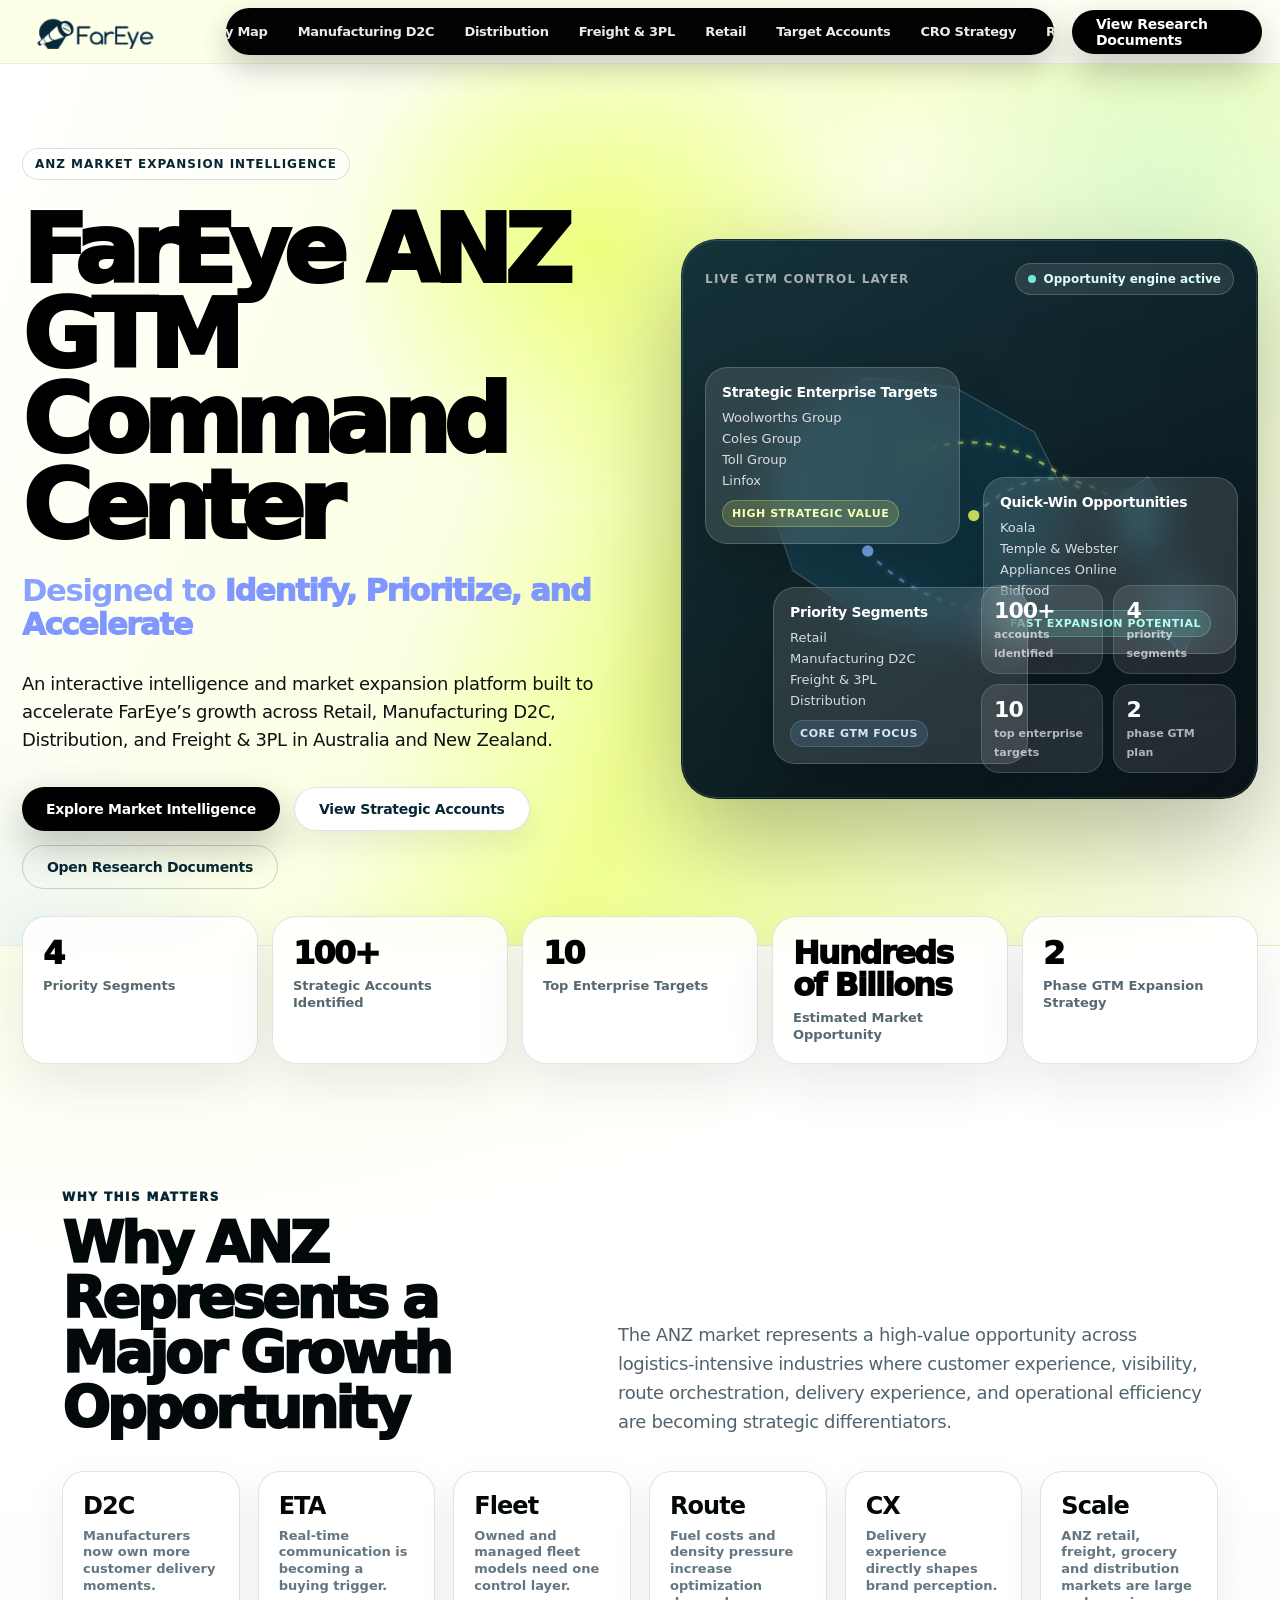
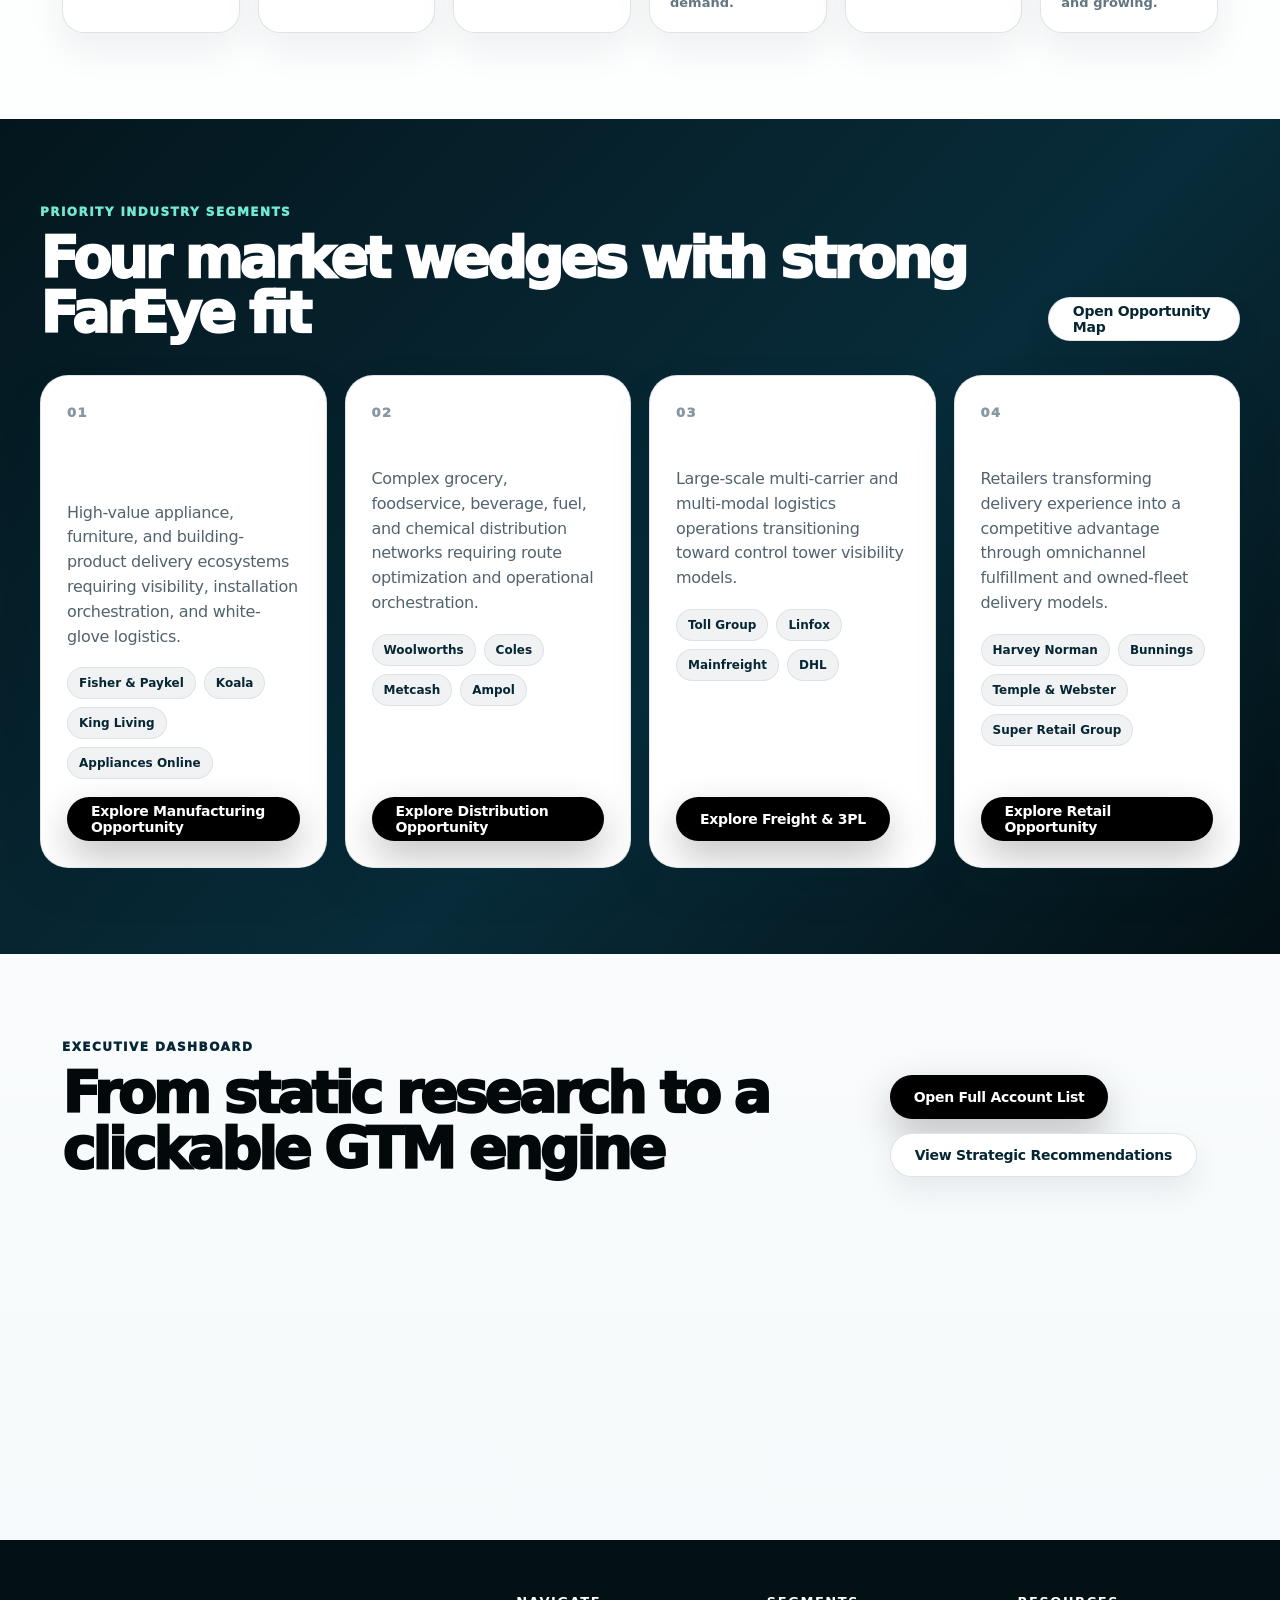
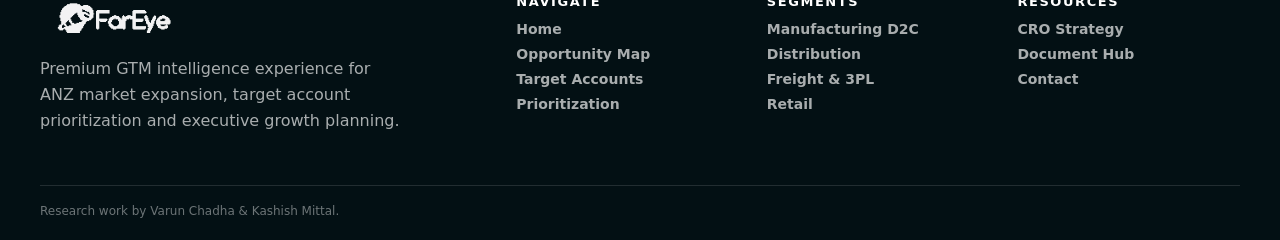
<file: index.html>
<!doctype html>
<html lang="en">
<head>
<title>FarEye ANZ GTM Command Center</title>

<meta charset="utf-8">
<meta name="viewport" content="width=device-width, initial-scale=1">
<meta name="description" content="FarEye ANZ GTM Command Center - interactive market intelligence, target account database and sales expansion dashboard.">
<link rel="icon" href="assets/img/fareye-logo.png">
<link rel="stylesheet" href="assets/css/styles.css">
<script src="assets/js/data.js" defer></script>
<script src="assets/js/app.js" defer></script>
</head>
<body>

<header class="site-header">
  <div class="header-inner">
    <a href="index.html" class="logo-link" aria-label="FarEye ANZ home"><img src="assets/img/fareye-logo.png" alt="FarEye"></a>
    <nav class="nav-pill" aria-label="Primary navigation">
      <a href="index.html">Home</a>
<a href="opportunity-map.html">Opportunity Map</a>
<a href="manufacturing-d2c.html">Manufacturing D2C</a>
<a href="distribution.html">Distribution</a>
<a href="freight-3pl.html">Freight & 3PL</a>
<a href="retail.html">Retail</a>
<a href="target-accounts.html">Target Accounts</a>
<a href="cro-strategy.html">CRO Strategy</a>
<a href="resources.html">Resources</a>
<a href="contact.html">Contact</a>
    </nav>
    <div class="header-actions">
      <a class="header-cta" href="resources.html">View Research Documents</a>
      <button class="menu-toggle" aria-label="Open menu">Menu</button>
    </div>
  </div>
</header>

<main>

<section class="hero" id="home">
  <div class="hero-shell">
    <div>
      <span class="eyebrow">ANZ market expansion intelligence</span>
      <h1 class="hero-title">FarEye ANZ GTM Command Center</h1>
      <p class="hero-kicker">Designed to <strong>Identify, Prioritize, and Accelerate</strong></p>
      <p class="hero-copy">An interactive intelligence and market expansion platform built to accelerate FarEye’s growth across Retail, Manufacturing D2C, Distribution, and Freight &amp; 3PL in Australia and New Zealand.</p>
      <div class="hero-actions">
        <a class="btn primary" href="#segments">Explore Market Intelligence</a>
        <a class="btn secondary" href="target-accounts.html">View Strategic Accounts</a>
        <a class="btn ghost" href="resources.html">Open Research Documents</a>
      </div>
    </div>
    <div class="hero-visual" aria-label="ANZ opportunity visualization">
      <div class="visual-top"><span class="visual-label">Live GTM control layer</span><span class="live-chip"><i></i> Opportunity engine active</span></div>
      <div class="hero-map">
        <svg viewBox="0 0 760 520" fill="none" aria-hidden="true">
          <defs><linearGradient id="hmLand" x1="0" x2="1"><stop stop-color="#173f4d"/><stop offset="1" stop-color="#0c2f3d"/></linearGradient><filter id="hmGlow"><feGaussianBlur stdDeviation="4"/><feMerge><feMergeNode/><feMergeNode in="SourceGraphic"/></feMerge></filter></defs>
          <path d="M132 118 L237 63 L360 77 L472 140 L525 246 L489 369 L373 435 L242 410 L130 336 L91 221 Z" fill="url(#hmLand)" stroke="rgba(255,255,255,.19)" stroke-width="2"/>
          <path d="M590 235 L632 203 L664 257 L644 329 L604 318 Z" fill="url(#hmLand)" stroke="rgba(255,255,255,.19)" stroke-width="2"/>
          <path d="M643 360 L684 332 L712 389 L683 456 L648 417 Z" fill="url(#hmLand)" stroke="rgba(255,255,255,.19)" stroke-width="2"/>
          <path class="route-line" d="M386 258 C464 186 540 188 624 266" stroke="#72ead3" stroke-width="3" opacity=".76" filter="url(#hmGlow)"/>
          <path class="route-line" d="M236 308 C330 416 510 414 676 392" stroke="#7db4ff" stroke-width="3" opacity=".66" filter="url(#hmGlow)"/>
          <path class="route-line" d="M288 180 C376 128 463 162 536 220" stroke="#eaff65" stroke-width="3" opacity=".66" filter="url(#hmGlow)"/>
          <circle class="pulse-dot" cx="386" cy="258" r="8" fill="#eaff65"/><circle class="pulse-dot" cx="624" cy="266" r="8" fill="#72ead3"/><circle class="pulse-dot" cx="236" cy="308" r="8" fill="#7db4ff"/>
        </svg>
      </div>
      <div class="floating-card f-card-1"><h4>Strategic Enterprise Targets</h4><ul><li>Woolworths Group</li><li>Coles Group</li><li>Toll Group</li><li>Linfox</li></ul><span class="badge value">High Strategic Value</span></div>
      <div class="floating-card f-card-2"><h4>Quick-Win Opportunities</h4><ul><li>Koala</li><li>Temple &amp; Webster</li><li>Appliances Online</li><li>Bidfood</li></ul><span class="badge quick">Fast Expansion Potential</span></div>
      <div class="floating-card f-card-3"><h4>Priority Segments</h4><ul><li>Retail</li><li>Manufacturing D2C</li><li>Freight &amp; 3PL</li><li>Distribution</li></ul><span class="badge core">Core GTM Focus</span></div>
      <div class="visual-kpis"><div class="visual-kpi"><strong>100+</strong><span>accounts identified</span></div><div class="visual-kpi"><strong>4</strong><span>priority segments</span></div><div class="visual-kpi"><strong>10</strong><span>top enterprise targets</span></div><div class="visual-kpi"><strong>2</strong><span>phase GTM plan</span></div></div>
    </div>
  </div>
</section>
<section class="kpi-strip" aria-label="Hero KPI strip">
  <div class="kpi-card"><div class="kpi-value" data-count="4">0</div><div class="kpi-label">Priority Segments</div></div>
  <div class="kpi-card"><div class="kpi-value" data-count="100" data-suffix="+">0</div><div class="kpi-label">Strategic Accounts Identified</div></div>
  <div class="kpi-card"><div class="kpi-value" data-count="10">0</div><div class="kpi-label">Top Enterprise Targets</div></div>
  <div class="kpi-card"><div class="kpi-value">Hundreds of Billions</div><div class="kpi-label">Estimated Market Opportunity</div></div>
  <div class="kpi-card"><div class="kpi-value" data-count="2">0</div><div class="kpi-label">Phase GTM Expansion Strategy</div></div>
</section>
<section class="section" id="why">
  <div class="section-head">
    <div><p class="section-label">Why this matters</p><h2 class="section-title">Why ANZ Represents a Major Growth Opportunity</h2></div>
    <p class="section-copy">The ANZ market represents a high-value opportunity across logistics-intensive industries where customer experience, visibility, route orchestration, delivery experience, and operational efficiency are becoming strategic differentiators.</p>
  </div>
  <div class="grid insight-tiles">
    <div class="insight-tile"><strong>D2C</strong><span>Manufacturers now own more customer delivery moments.</span></div>
    <div class="insight-tile"><strong>ETA</strong><span>Real-time communication is becoming a buying trigger.</span></div>
    <div class="insight-tile"><strong>Fleet</strong><span>Owned and managed fleet models need one control layer.</span></div>
    <div class="insight-tile"><strong>Route</strong><span>Fuel costs and density pressure increase optimization demand.</span></div>
    <div class="insight-tile"><strong>CX</strong><span>Delivery experience directly shapes brand perception.</span></div>
    <div class="insight-tile"><strong>Scale</strong><span>ANZ retail, freight, grocery and distribution markets are large and growing.</span></div>
  </div>
</section>
<section class="section dark" id="segments">
  <div class="section-head">
    <div><p class="section-label">Priority industry segments</p><h2 class="section-title">Four market wedges with strong FarEye fit</h2></div>
    <a href="opportunity-map.html" class="btn secondary">Open Opportunity Map</a>
  </div>
  <div class="grid four">
    <article class="card segment-card"><div><span class="segment-number">01</span><h3>Manufacturing D2C</h3><p>High-value appliance, furniture, and building-product delivery ecosystems requiring visibility, installation orchestration, and white-glove logistics.</p><div class="segment-accounts"><span class="pill">Fisher &amp; Paykel</span><span class="pill">Koala</span><span class="pill">King Living</span><span class="pill">Appliances Online</span></div></div><a class="btn primary" href="manufacturing-d2c.html">Explore Manufacturing Opportunity</a></article>
    <article class="card segment-card"><div><span class="segment-number">02</span><h3>Distribution</h3><p>Complex grocery, foodservice, beverage, fuel, and chemical distribution networks requiring route optimization and operational orchestration.</p><div class="segment-accounts"><span class="pill">Woolworths</span><span class="pill">Coles</span><span class="pill">Metcash</span><span class="pill">Ampol</span></div></div><a class="btn primary" href="distribution.html">Explore Distribution Opportunity</a></article>
    <article class="card segment-card"><div><span class="segment-number">03</span><h3>Freight &amp; 3PL</h3><p>Large-scale multi-carrier and multi-modal logistics operations transitioning toward control tower visibility models.</p><div class="segment-accounts"><span class="pill">Toll Group</span><span class="pill">Linfox</span><span class="pill">Mainfreight</span><span class="pill">DHL</span></div></div><a class="btn primary" href="freight-3pl.html">Explore Freight &amp; 3PL</a></article>
    <article class="card segment-card"><div><span class="segment-number">04</span><h3>Retail</h3><p>Retailers transforming delivery experience into a competitive advantage through omnichannel fulfillment and owned-fleet delivery models.</p><div class="segment-accounts"><span class="pill">Harvey Norman</span><span class="pill">Bunnings</span><span class="pill">Temple &amp; Webster</span><span class="pill">Super Retail Group</span></div></div><a class="btn primary" href="retail.html">Explore Retail Opportunity</a></article>
  </div>
</section>
<section class="section">
  <div class="section-head">
    <div><p class="section-label">Executive dashboard</p><h2 class="section-title">From static research to a clickable GTM engine</h2></div>
    <div class="section-actions"><a class="btn primary" href="target-accounts.html">Open Full Account List</a><a class="btn secondary" href="cro-strategy.html">View Strategic Recommendations</a></div>
  </div>
  <div class="grid three">
    <article class="card"><h3>Prioritize accounts</h3><p>Sort by fit score, opportunity type, logistics complexity and operational signals across ANZ accounts.</p></article>
    <article class="card"><h3>Map the market</h3><p>Use the ANZ opportunity map to inspect existing references, strategic targets and quick-win opportunities.</p></article>
    <article class="card"><h3>Scale sales capacity</h3><p>Connect the GTM opportunity landscape to a phased capacity plan and expected commercial outcomes.</p></article>
  </div>
</section>

</main>

<footer class="site-footer">
  <div class="footer-inner">
    <div>
      <img src="assets/img/fareye-logo.png" class="footer-logo" alt="FarEye">
      <p style="color:rgba(255,255,255,.66);line-height:1.6;max-width:360px;margin-top:18px">Premium GTM intelligence experience for ANZ market expansion, target account prioritization and executive growth planning.</p>
    </div>
    <div class="footer-links">
      <div><h4>Navigate</h4><a href="index.html">Home</a><a href="opportunity-map.html">Opportunity Map</a><a href="target-accounts.html">Target Accounts</a><a href="prioritization.html">Prioritization</a></div>
      <div><h4>Segments</h4><a href="manufacturing-d2c.html">Manufacturing D2C</a><a href="distribution.html">Distribution</a><a href="freight-3pl.html">Freight & 3PL</a><a href="retail.html">Retail</a></div>
      <div><h4>Resources</h4><a href="cro-strategy.html">CRO Strategy</a><a href="resources.html">Document Hub</a><a href="contact.html">Contact</a></div>
    </div>
  </div>
  <div class="footer-note">Research work by Varun Chadha &amp; Kashish Mittal.</div>
</footer>
<div class="mobile-only" style="height:1px"></div>

</body>
</html>
</file>
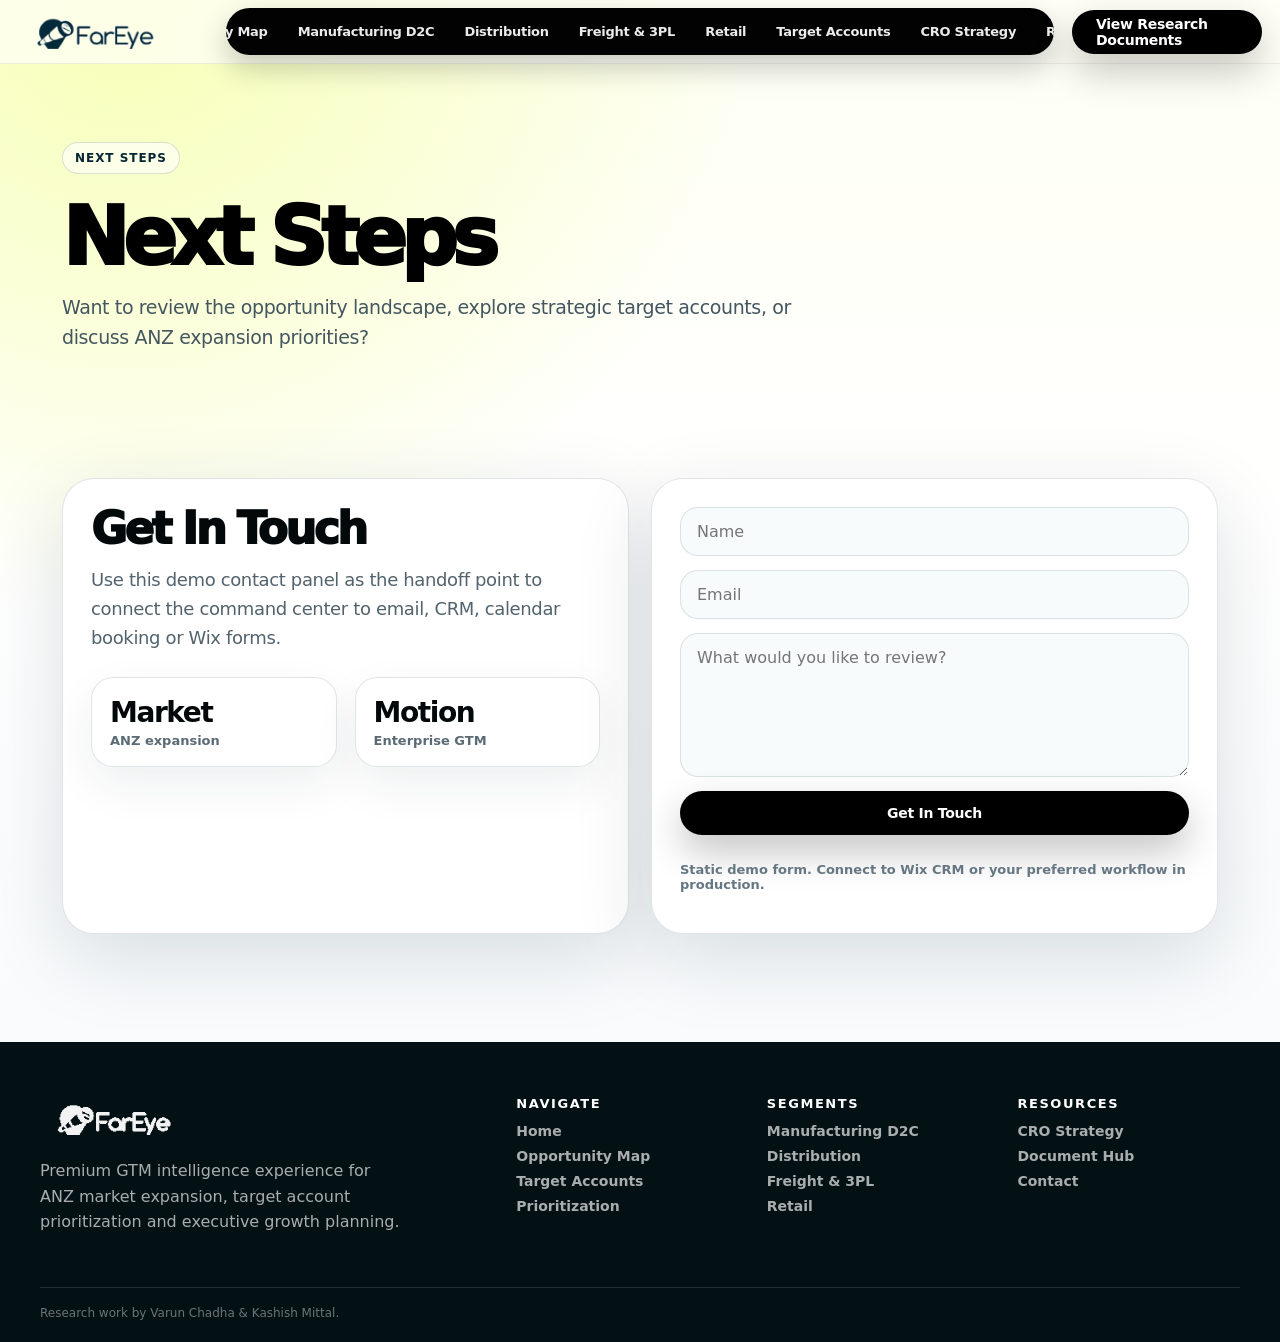
<file: contact.html>
<!doctype html>
<html lang="en">
<head>
<title>Contact | FarEye ANZ</title>

<meta charset="utf-8">
<meta name="viewport" content="width=device-width, initial-scale=1">
<meta name="description" content="FarEye ANZ GTM Command Center - interactive market intelligence, target account database and sales expansion dashboard.">
<link rel="icon" href="assets/img/fareye-logo.png">
<link rel="stylesheet" href="assets/css/styles.css">
<script src="assets/js/data.js" defer></script>
<script src="assets/js/app.js" defer></script>
</head>
<body>

<header class="site-header">
  <div class="header-inner">
    <a href="index.html" class="logo-link" aria-label="FarEye ANZ home"><img src="assets/img/fareye-logo.png" alt="FarEye"></a>
    <nav class="nav-pill" aria-label="Primary navigation">
      <a href="index.html">Home</a>
<a href="opportunity-map.html">Opportunity Map</a>
<a href="manufacturing-d2c.html">Manufacturing D2C</a>
<a href="distribution.html">Distribution</a>
<a href="freight-3pl.html">Freight & 3PL</a>
<a href="retail.html">Retail</a>
<a href="target-accounts.html">Target Accounts</a>
<a href="cro-strategy.html">CRO Strategy</a>
<a href="resources.html">Resources</a>
<a href="contact.html">Contact</a>
    </nav>
    <div class="header-actions">
      <a class="header-cta" href="resources.html">View Research Documents</a>
      <button class="menu-toggle" aria-label="Open menu">Menu</button>
    </div>
  </div>
</header>

<main>

<section class="page-hero">
  <span class="eyebrow">Next steps</span>
  <h1 class="page-title">Next Steps</h1>
  <p class="page-copy">Want to review the opportunity landscape, explore strategic target accounts, or discuss ANZ expansion priorities?</p>
</section>
<section class="section tight"><div class="contact-grid"><div class="contact-card"><h2 class="section-title" style="font-size:44px">Get In Touch</h2><p class="section-copy">Use this demo contact panel as the handoff point to connect the command center to email, CRM, calendar booking or Wix forms.</p><div class="grid two" style="margin-top:24px"><div class="mini-stat"><strong>Market</strong><span>ANZ expansion</span></div><div class="mini-stat"><strong>Motion</strong><span>Enterprise GTM</span></div></div></div><div class="contact-card"><form class="contact-form"><input required placeholder="Name"><input required type="email" placeholder="Email"><textarea rows="6" placeholder="What would you like to review?"></textarea><button class="btn primary" type="submit">Get In Touch</button><p class="form-note">Static demo form. Connect to Wix CRM or your preferred workflow in production.</p></form></div></div></section>

</main>

<footer class="site-footer">
  <div class="footer-inner">
    <div>
      <img src="assets/img/fareye-logo.png" class="footer-logo" alt="FarEye">
      <p style="color:rgba(255,255,255,.66);line-height:1.6;max-width:360px;margin-top:18px">Premium GTM intelligence experience for ANZ market expansion, target account prioritization and executive growth planning.</p>
    </div>
    <div class="footer-links">
      <div><h4>Navigate</h4><a href="index.html">Home</a><a href="opportunity-map.html">Opportunity Map</a><a href="target-accounts.html">Target Accounts</a><a href="prioritization.html">Prioritization</a></div>
      <div><h4>Segments</h4><a href="manufacturing-d2c.html">Manufacturing D2C</a><a href="distribution.html">Distribution</a><a href="freight-3pl.html">Freight & 3PL</a><a href="retail.html">Retail</a></div>
      <div><h4>Resources</h4><a href="cro-strategy.html">CRO Strategy</a><a href="resources.html">Document Hub</a><a href="contact.html">Contact</a></div>
    </div>
  </div>
  <div class="footer-note">Research work by Varun Chadha &amp; Kashish Mittal.</div>
</footer>
<div class="mobile-only" style="height:1px"></div>

</body>
</html>
</file>
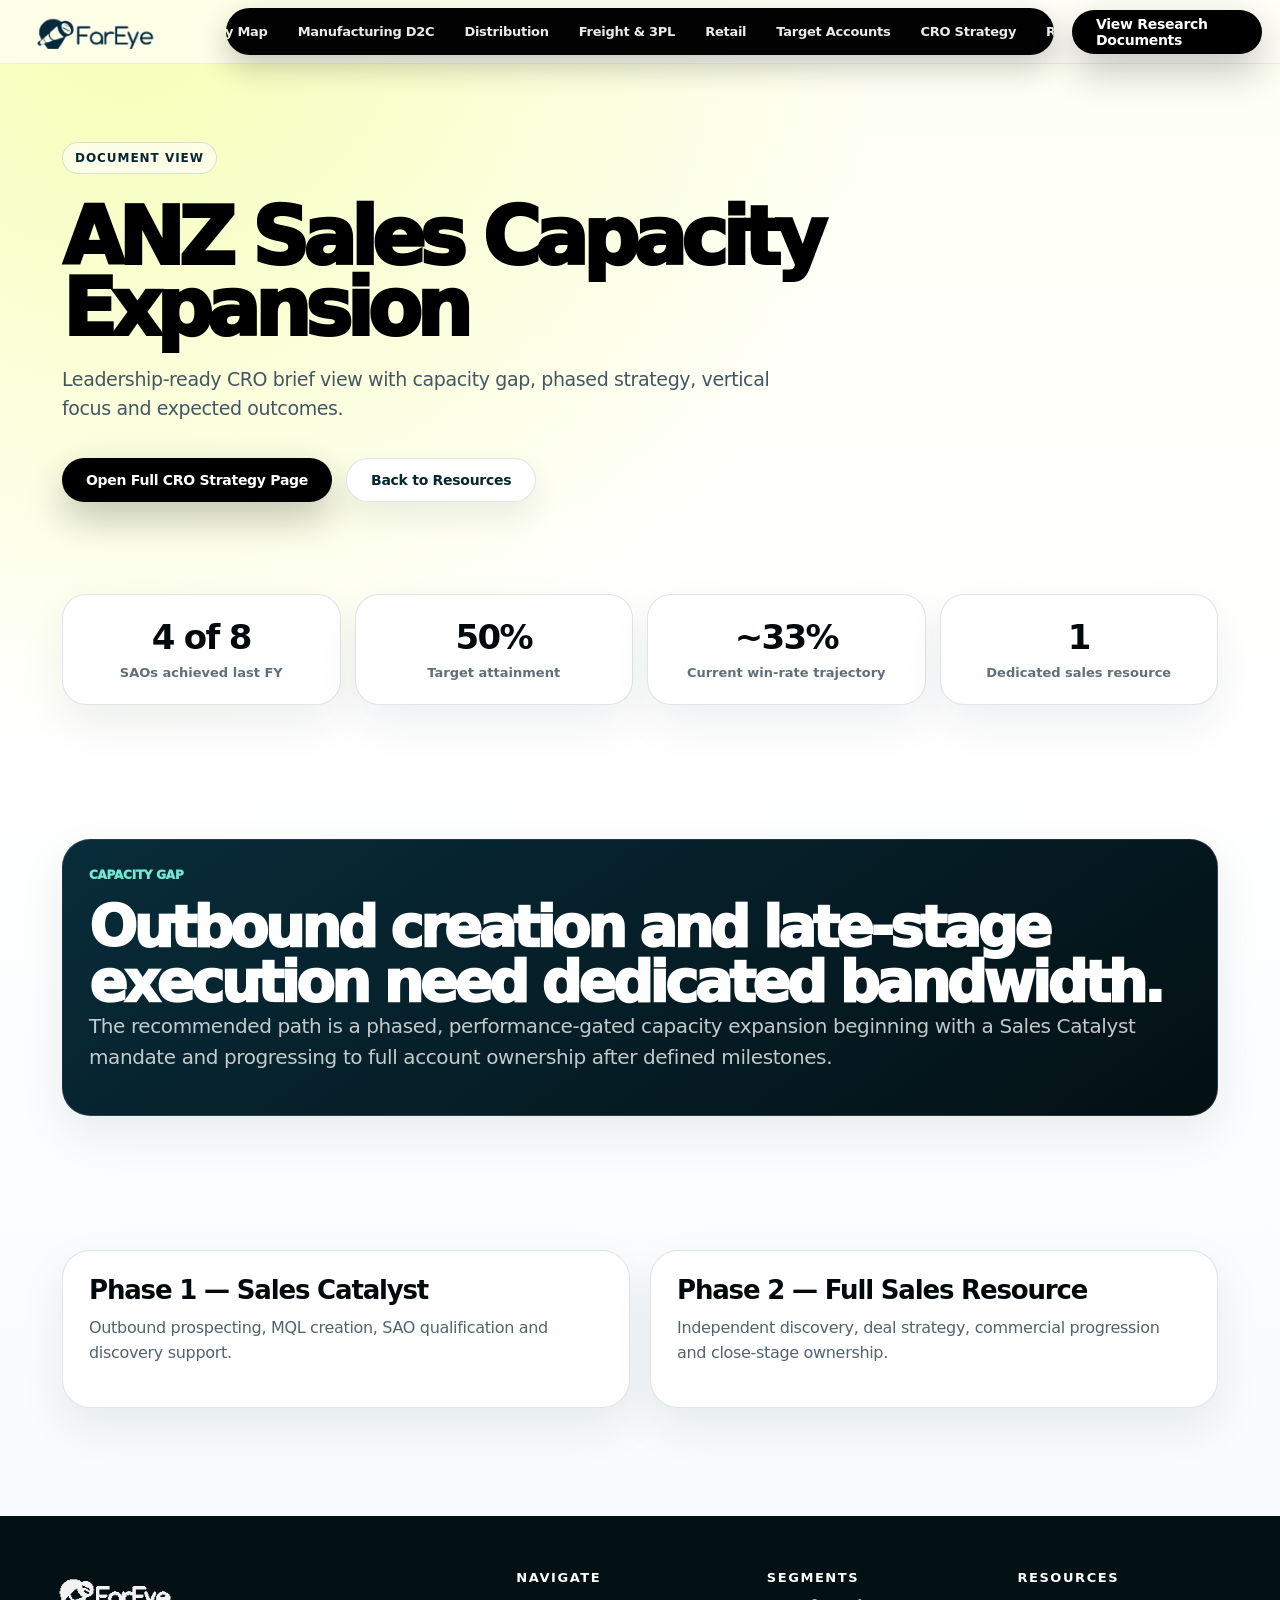
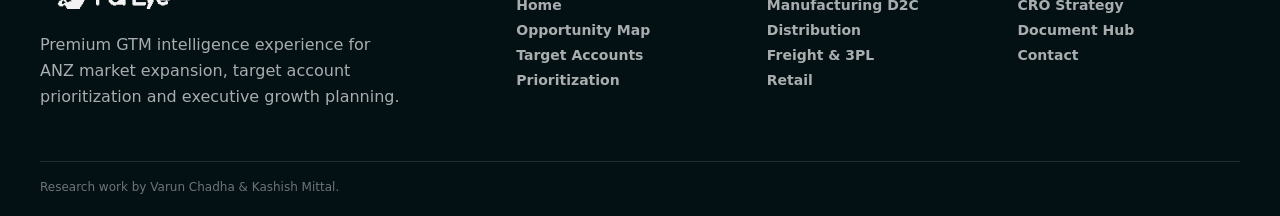
<file: cro-brief.html>
<!doctype html>
<html lang="en">
<head>
<title>ANZ Sales Capacity Expansion Brief | FarEye ANZ</title>

<meta charset="utf-8">
<meta name="viewport" content="width=device-width, initial-scale=1">
<meta name="description" content="FarEye ANZ GTM Command Center - interactive market intelligence, target account database and sales expansion dashboard.">
<link rel="icon" href="assets/img/fareye-logo.png">
<link rel="stylesheet" href="assets/css/styles.css">
<script src="assets/js/data.js" defer></script>
<script src="assets/js/app.js" defer></script>
</head>
<body>

<header class="site-header">
  <div class="header-inner">
    <a href="index.html" class="logo-link" aria-label="FarEye ANZ home"><img src="assets/img/fareye-logo.png" alt="FarEye"></a>
    <nav class="nav-pill" aria-label="Primary navigation">
      <a href="index.html">Home</a>
<a href="opportunity-map.html">Opportunity Map</a>
<a href="manufacturing-d2c.html">Manufacturing D2C</a>
<a href="distribution.html">Distribution</a>
<a href="freight-3pl.html">Freight & 3PL</a>
<a href="retail.html">Retail</a>
<a href="target-accounts.html">Target Accounts</a>
<a href="cro-strategy.html">CRO Strategy</a>
<a href="resources.html">Resources</a>
<a href="contact.html">Contact</a>
    </nav>
    <div class="header-actions">
      <a class="header-cta" href="resources.html">View Research Documents</a>
      <button class="menu-toggle" aria-label="Open menu">Menu</button>
    </div>
  </div>
</header>

<main>

<section class="page-hero"><span class="eyebrow">Document view</span><h1 class="page-title">ANZ Sales Capacity Expansion</h1><p class="page-copy">Leadership-ready CRO brief view with capacity gap, phased strategy, vertical focus and expected outcomes.</p><div class="hero-actions"><a class="btn primary" href="cro-strategy.html">Open Full CRO Strategy Page</a><a class="btn secondary" href="resources.html">Back to Resources</a></div></section>
<section class="section tight"><div class="outcome-grid"><div class="outcome-card"><strong>4 of 8</strong><span>SAOs achieved last FY</span></div><div class="outcome-card"><strong>50%</strong><span>Target attainment</span></div><div class="outcome-card"><strong>~33%</strong><span>Current win-rate trajectory</span></div><div class="outcome-card"><strong>1</strong><span>Dedicated sales resource</span></div></div></section>
<section class="section"><div class="card dark-card"><p class="section-label" style="color:#72ead3">Capacity gap</p><h2 class="section-title" style="color:#fff">Outbound creation and late-stage execution need dedicated bandwidth.</h2><p style="color:rgba(255,255,255,.76);font-size:20px">The recommended path is a phased, performance-gated capacity expansion beginning with a Sales Catalyst mandate and progressing to full account ownership after defined milestones.</p></div></section>
<section class="section tight"><div class="phase-grid"><article class="card"><h3>Phase 1 — Sales Catalyst</h3><p>Outbound prospecting, MQL creation, SAO qualification and discovery support.</p></article><article class="card"><h3>Phase 2 — Full Sales Resource</h3><p>Independent discovery, deal strategy, commercial progression and close-stage ownership.</p></article></div></section>

</main>

<footer class="site-footer">
  <div class="footer-inner">
    <div>
      <img src="assets/img/fareye-logo.png" class="footer-logo" alt="FarEye">
      <p style="color:rgba(255,255,255,.66);line-height:1.6;max-width:360px;margin-top:18px">Premium GTM intelligence experience for ANZ market expansion, target account prioritization and executive growth planning.</p>
    </div>
    <div class="footer-links">
      <div><h4>Navigate</h4><a href="index.html">Home</a><a href="opportunity-map.html">Opportunity Map</a><a href="target-accounts.html">Target Accounts</a><a href="prioritization.html">Prioritization</a></div>
      <div><h4>Segments</h4><a href="manufacturing-d2c.html">Manufacturing D2C</a><a href="distribution.html">Distribution</a><a href="freight-3pl.html">Freight & 3PL</a><a href="retail.html">Retail</a></div>
      <div><h4>Resources</h4><a href="cro-strategy.html">CRO Strategy</a><a href="resources.html">Document Hub</a><a href="contact.html">Contact</a></div>
    </div>
  </div>
  <div class="footer-note">Research work by Varun Chadha &amp; Kashish Mittal.</div>
</footer>
<div class="mobile-only" style="height:1px"></div>

</body>
</html>
</file>
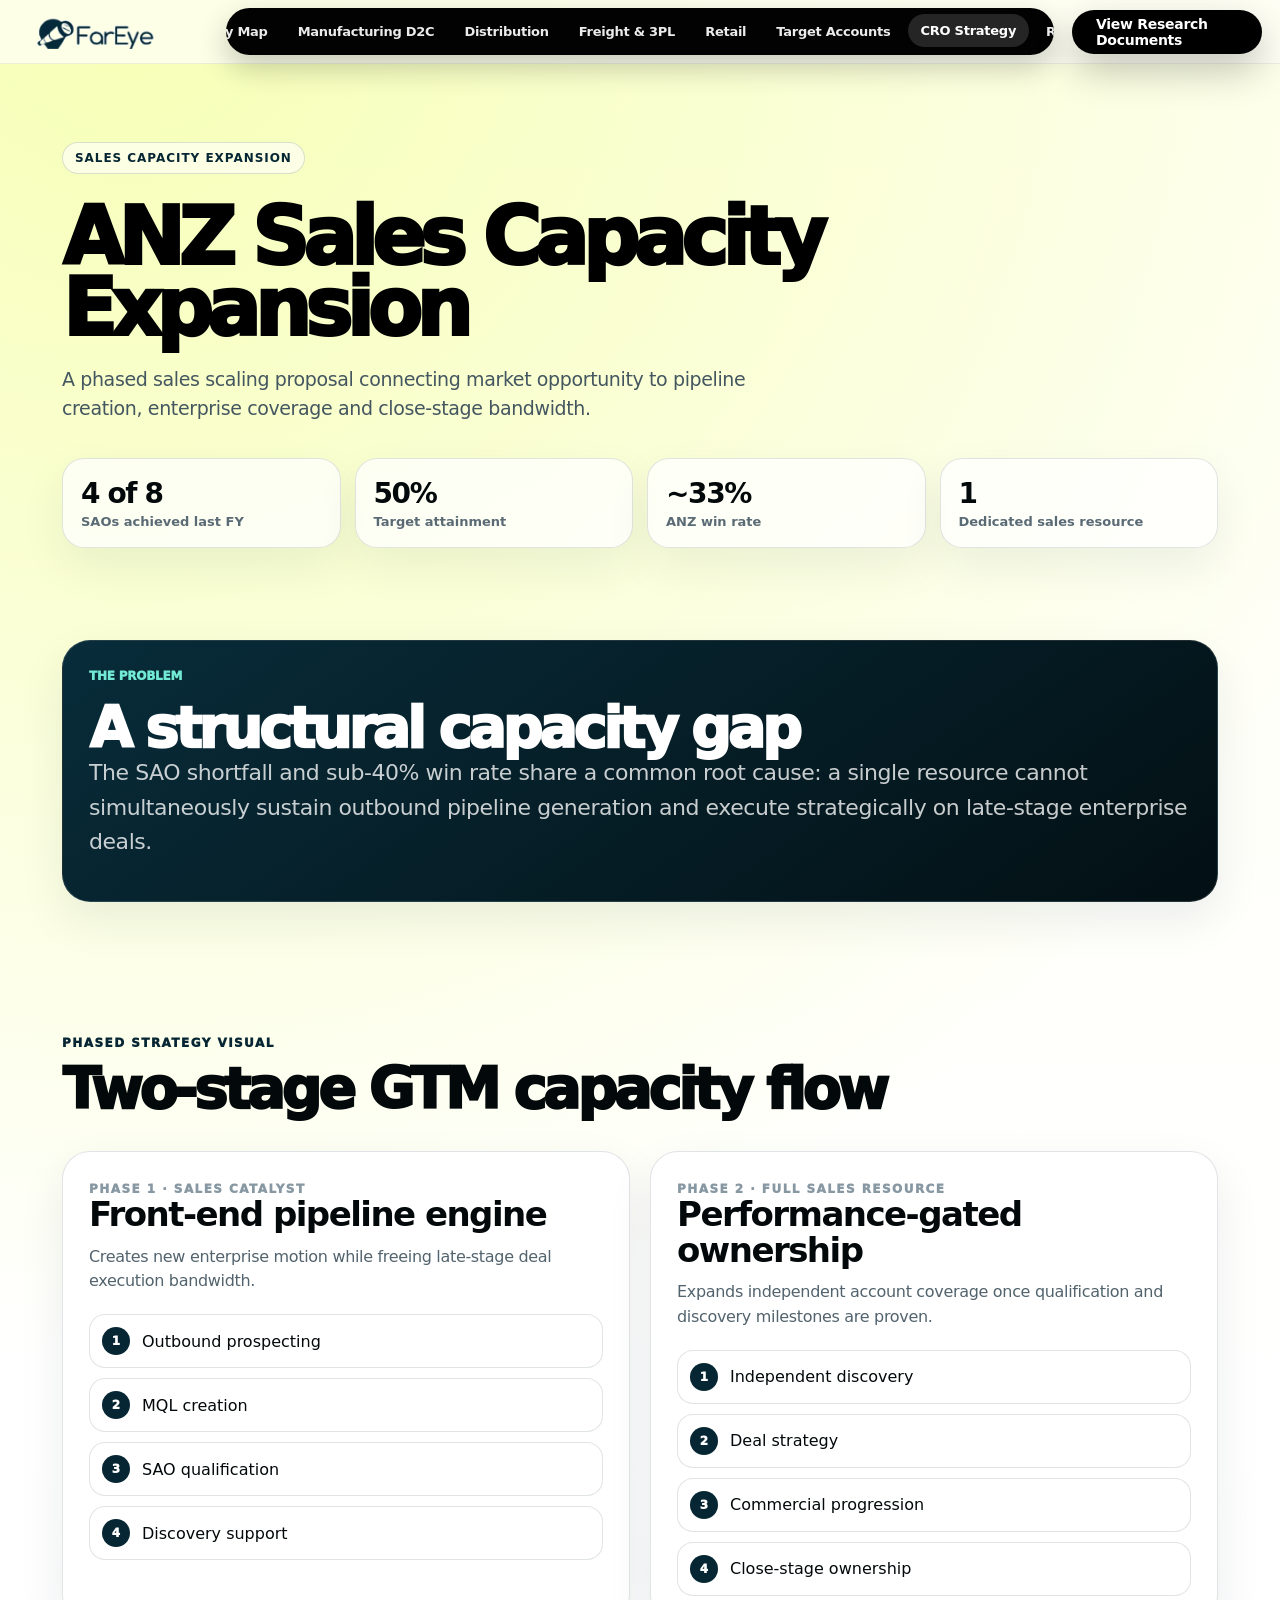
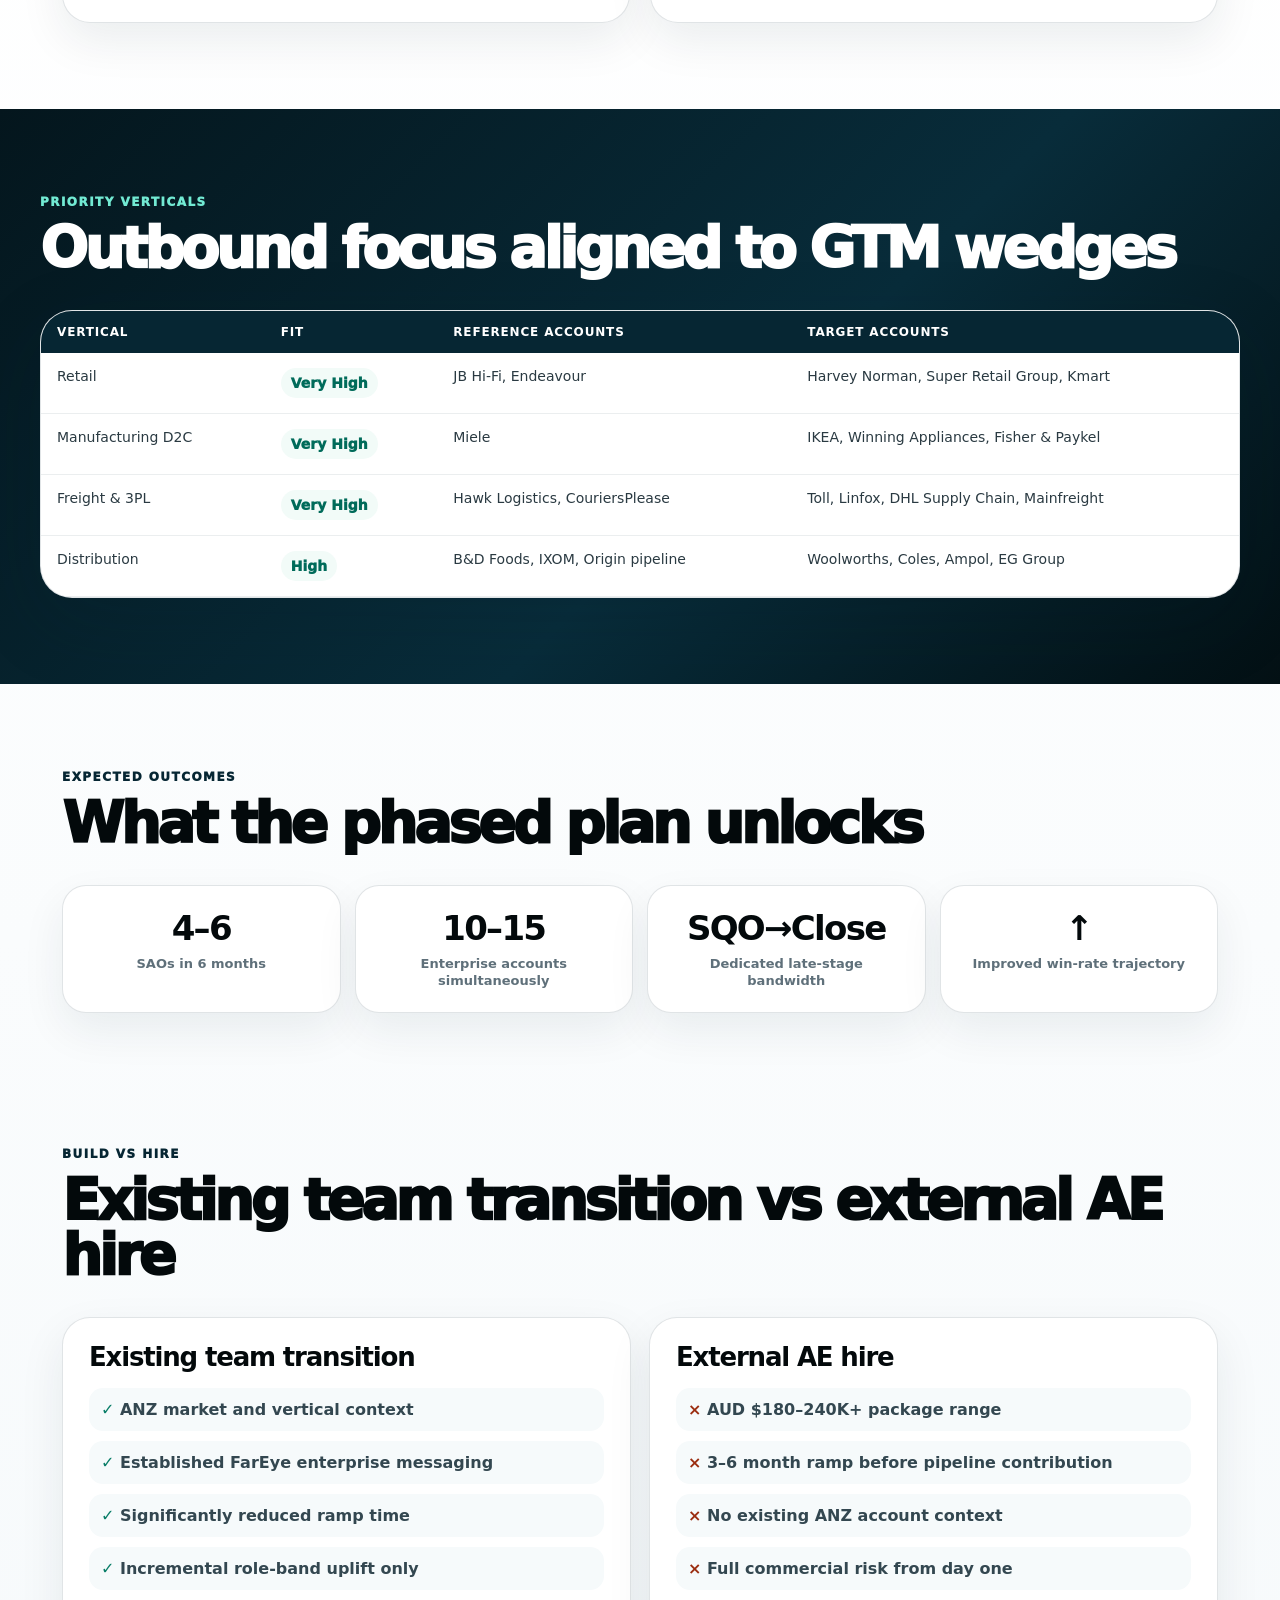
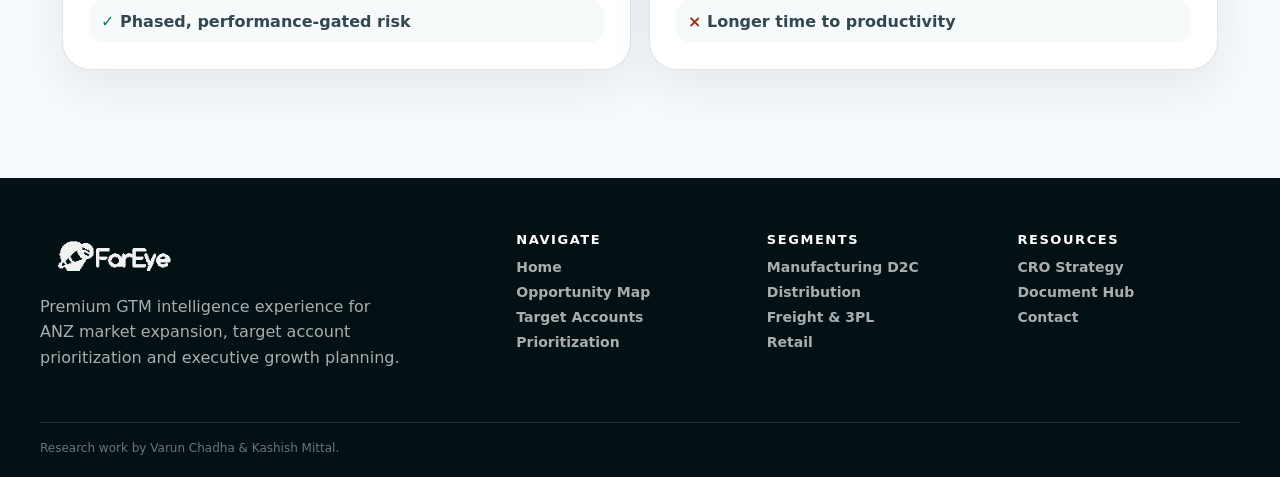
<file: cro-strategy.html>
<!doctype html>
<html lang="en">
<head>
<title>CRO Strategy | FarEye ANZ</title>

<meta charset="utf-8">
<meta name="viewport" content="width=device-width, initial-scale=1">
<meta name="description" content="FarEye ANZ GTM Command Center - interactive market intelligence, target account database and sales expansion dashboard.">
<link rel="icon" href="assets/img/fareye-logo.png">
<link rel="stylesheet" href="assets/css/styles.css">
<script src="assets/js/data.js" defer></script>
<script src="assets/js/app.js" defer></script>
</head>
<body>

<header class="site-header">
  <div class="header-inner">
    <a href="index.html" class="logo-link" aria-label="FarEye ANZ home"><img src="assets/img/fareye-logo.png" alt="FarEye"></a>
    <nav class="nav-pill" aria-label="Primary navigation">
      <a href="index.html">Home</a>
<a href="opportunity-map.html">Opportunity Map</a>
<a href="manufacturing-d2c.html">Manufacturing D2C</a>
<a href="distribution.html">Distribution</a>
<a href="freight-3pl.html">Freight & 3PL</a>
<a href="retail.html">Retail</a>
<a href="target-accounts.html">Target Accounts</a>
<a href="cro-strategy.html">CRO Strategy</a>
<a href="resources.html">Resources</a>
<a href="contact.html">Contact</a>
    </nav>
    <div class="header-actions">
      <a class="header-cta" href="resources.html">View Research Documents</a>
      <button class="menu-toggle" aria-label="Open menu">Menu</button>
    </div>
  </div>
</header>

<main>

<section class="page-hero">
  <span class="eyebrow">Sales capacity expansion</span>
  <h1 class="page-title">ANZ Sales Capacity Expansion</h1>
  <p class="page-copy">A phased sales scaling proposal connecting market opportunity to pipeline creation, enterprise coverage and close-stage bandwidth.</p>
  <div class="hero-mini-grid"><div class="mini-stat"><strong>4 of 8</strong><span>SAOs achieved last FY</span></div><div class="mini-stat"><strong>50%</strong><span>Target attainment</span></div><div class="mini-stat"><strong>~33%</strong><span>ANZ win rate</span></div><div class="mini-stat"><strong>1</strong><span>Dedicated sales resource</span></div></div>
</section>
<section class="section tight"><div class="card dark-card"><p class="section-label" style="color:#72ead3">The problem</p><h2 class="section-title" style="color:#fff">A structural capacity gap</h2><p style="font-size:22px;color:rgba(255,255,255,.78)">The SAO shortfall and sub-40% win rate share a common root cause: a single resource cannot simultaneously sustain outbound pipeline generation and execute strategically on late-stage enterprise deals.</p></div></section>
<section class="section"><div class="section-head"><div><p class="section-label">Phased strategy visual</p><h2 class="section-title">Two-stage GTM capacity flow</h2></div></div><div class="phase-grid"><article class="card phase-card"><span class="phase-label">Phase 1 · Sales Catalyst</span><h3>Front-end pipeline engine</h3><p>Creates new enterprise motion while freeing late-stage deal execution bandwidth.</p><div class="phase-steps"><div class="phase-step"><span class="step-num">1</span>Outbound prospecting</div><div class="phase-step"><span class="step-num">2</span>MQL creation</div><div class="phase-step"><span class="step-num">3</span>SAO qualification</div><div class="phase-step"><span class="step-num">4</span>Discovery support</div></div></article><article class="card phase-card"><span class="phase-label">Phase 2 · Full Sales Resource</span><h3>Performance-gated ownership</h3><p>Expands independent account coverage once qualification and discovery milestones are proven.</p><div class="phase-steps"><div class="phase-step"><span class="step-num">1</span>Independent discovery</div><div class="phase-step"><span class="step-num">2</span>Deal strategy</div><div class="phase-step"><span class="step-num">3</span>Commercial progression</div><div class="phase-step"><span class="step-num">4</span>Close-stage ownership</div></div></article></div></section>
<section class="section dark"><div class="section-head"><div><p class="section-label">Priority verticals</p><h2 class="section-title">Outbound focus aligned to GTM wedges</h2></div></div><div class="database-card"><div class="table-wrap"><table class="account-table"><thead><tr><th>Vertical</th><th>Fit</th><th>Reference accounts</th><th>Target accounts</th></tr></thead><tbody><tr><td>Retail</td><td><span class="score-pill">Very High</span></td><td>JB Hi-Fi, Endeavour</td><td>Harvey Norman, Super Retail Group, Kmart</td></tr><tr><td>Manufacturing D2C</td><td><span class="score-pill">Very High</span></td><td>Miele</td><td>IKEA, Winning Appliances, Fisher &amp; Paykel</td></tr><tr><td>Freight &amp; 3PL</td><td><span class="score-pill">Very High</span></td><td>Hawk Logistics, CouriersPlease</td><td>Toll, Linfox, DHL Supply Chain, Mainfreight</td></tr><tr><td>Distribution</td><td><span class="score-pill">High</span></td><td>B&amp;D Foods, IXOM, Origin pipeline</td><td>Woolworths, Coles, Ampol, EG Group</td></tr></tbody></table></div></div></section>
<section class="section"><div class="section-head"><div><p class="section-label">Expected outcomes</p><h2 class="section-title">What the phased plan unlocks</h2></div></div><div class="outcome-grid"><div class="outcome-card"><strong>4–6</strong><span>SAOs in 6 months</span></div><div class="outcome-card"><strong>10–15</strong><span>Enterprise accounts simultaneously</span></div><div class="outcome-card"><strong>SQO→Close</strong><span>Dedicated late-stage bandwidth</span></div><div class="outcome-card"><strong>↑</strong><span>Improved win-rate trajectory</span></div></div></section>
<section class="section tight"><div class="section-head"><div><p class="section-label">Build vs hire</p><h2 class="section-title">Existing team transition vs external AE hire</h2></div></div><div class="compare-grid"><article class="card"><h3>Existing team transition</h3><div class="compare-list"><div class="compare-item positive">ANZ market and vertical context</div><div class="compare-item positive">Established FarEye enterprise messaging</div><div class="compare-item positive">Significantly reduced ramp time</div><div class="compare-item positive">Incremental role-band uplift only</div><div class="compare-item positive">Phased, performance-gated risk</div></div></article><article class="card"><h3>External AE hire</h3><div class="compare-list"><div class="compare-item negative">AUD $180–240K+ package range</div><div class="compare-item negative">3–6 month ramp before pipeline contribution</div><div class="compare-item negative">No existing ANZ account context</div><div class="compare-item negative">Full commercial risk from day one</div><div class="compare-item negative">Longer time to productivity</div></div></article></div></section>

</main>

<footer class="site-footer">
  <div class="footer-inner">
    <div>
      <img src="assets/img/fareye-logo.png" class="footer-logo" alt="FarEye">
      <p style="color:rgba(255,255,255,.66);line-height:1.6;max-width:360px;margin-top:18px">Premium GTM intelligence experience for ANZ market expansion, target account prioritization and executive growth planning.</p>
    </div>
    <div class="footer-links">
      <div><h4>Navigate</h4><a href="index.html">Home</a><a href="opportunity-map.html">Opportunity Map</a><a href="target-accounts.html">Target Accounts</a><a href="prioritization.html">Prioritization</a></div>
      <div><h4>Segments</h4><a href="manufacturing-d2c.html">Manufacturing D2C</a><a href="distribution.html">Distribution</a><a href="freight-3pl.html">Freight & 3PL</a><a href="retail.html">Retail</a></div>
      <div><h4>Resources</h4><a href="cro-strategy.html">CRO Strategy</a><a href="resources.html">Document Hub</a><a href="contact.html">Contact</a></div>
    </div>
  </div>
  <div class="footer-note">Research work by Varun Chadha &amp; Kashish Mittal.</div>
</footer>
<div class="mobile-only" style="height:1px"></div>

</body>
</html>
</file>
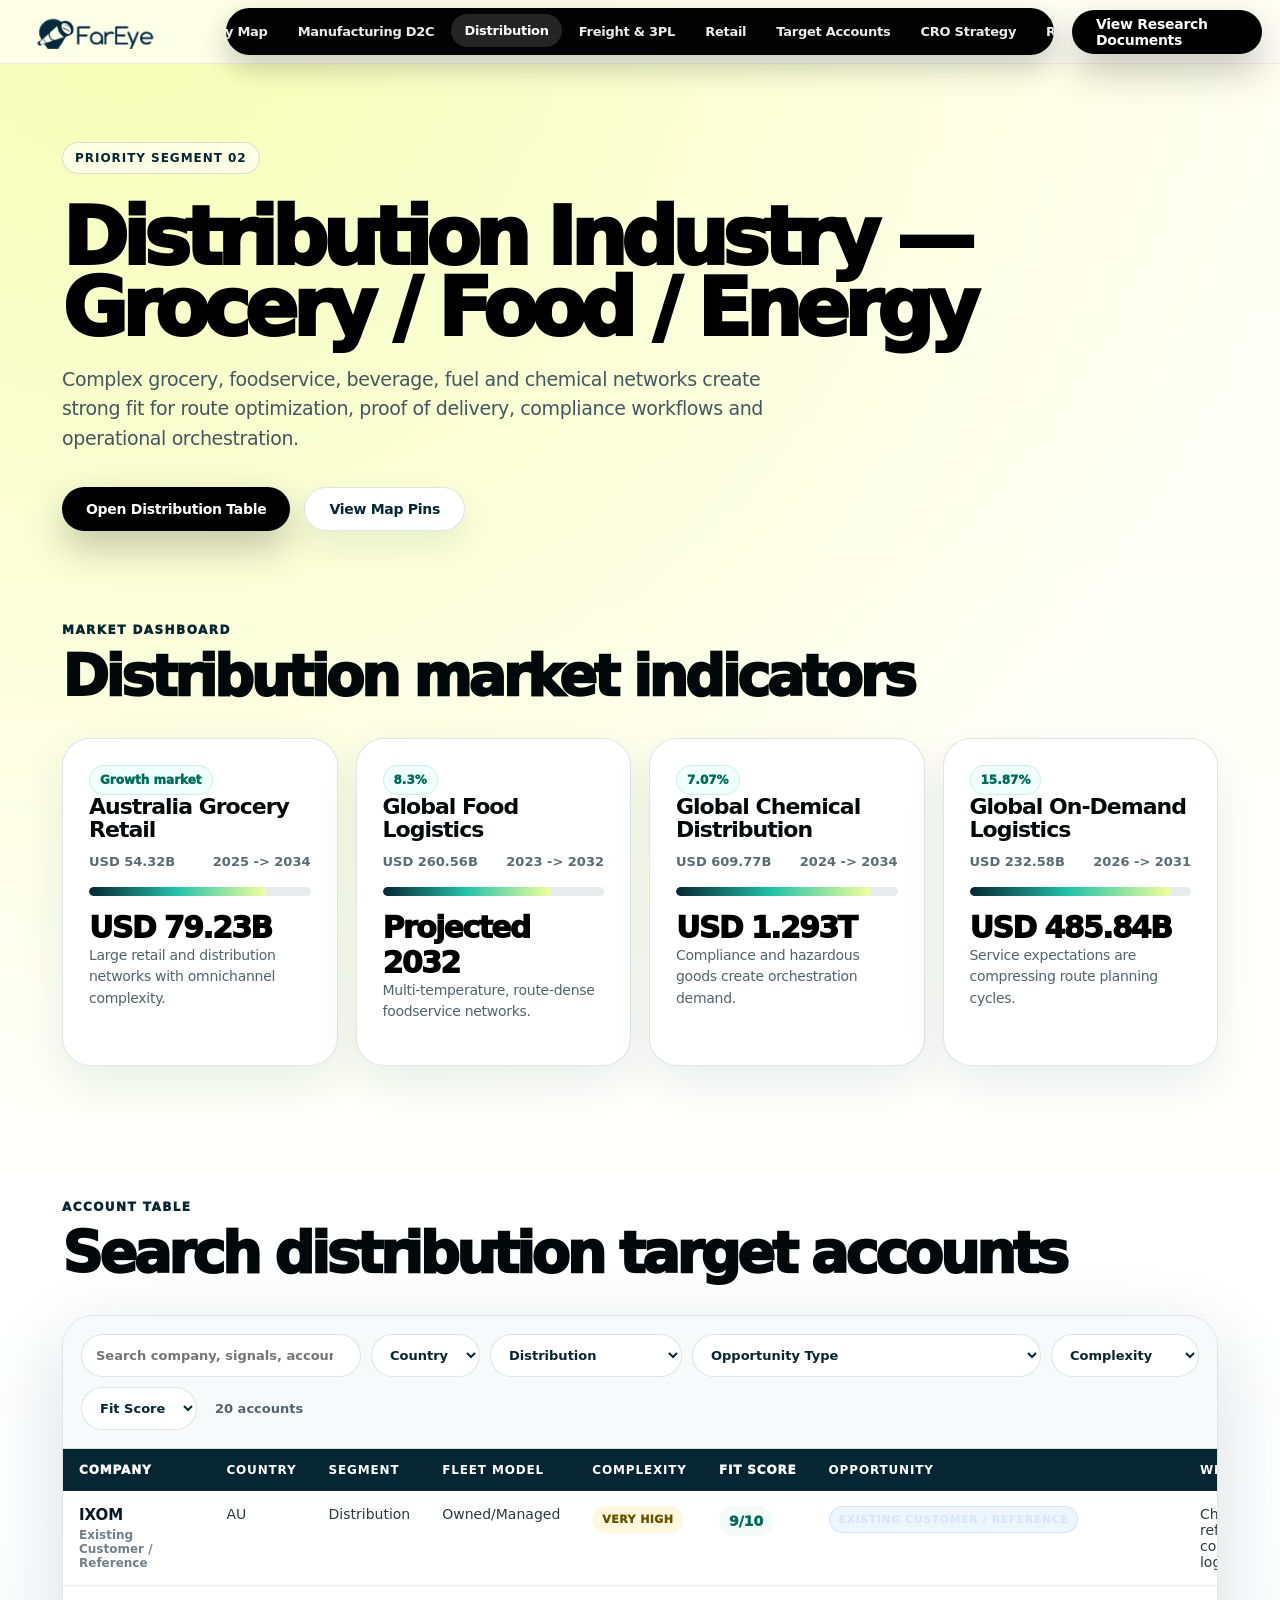
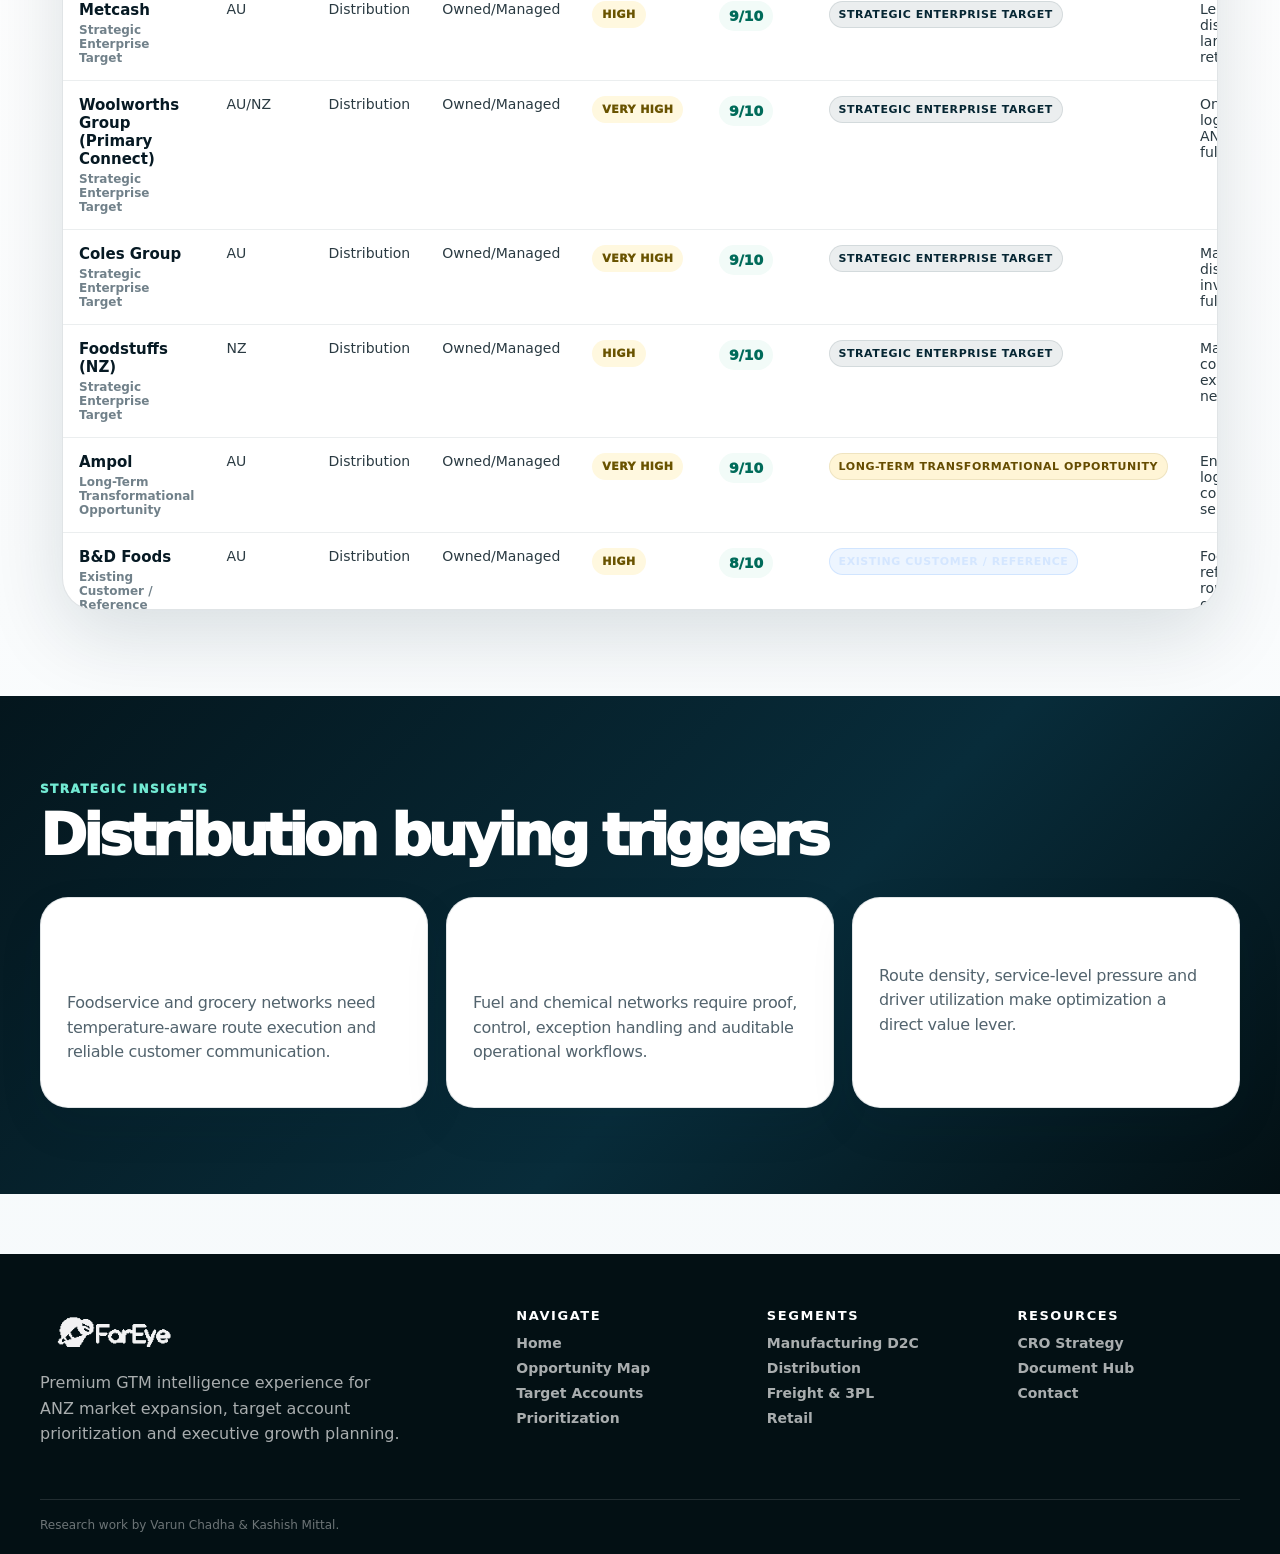
<file: distribution.html>
<!doctype html>
<html lang="en">
<head>
<title>Distribution | FarEye ANZ</title>

<meta charset="utf-8">
<meta name="viewport" content="width=device-width, initial-scale=1">
<meta name="description" content="FarEye ANZ GTM Command Center - interactive market intelligence, target account database and sales expansion dashboard.">
<link rel="icon" href="assets/img/fareye-logo.png">
<link rel="stylesheet" href="assets/css/styles.css">
<script src="assets/js/data.js" defer></script>
<script src="assets/js/app.js" defer></script>
</head>
<body>

<header class="site-header">
  <div class="header-inner">
    <a href="index.html" class="logo-link" aria-label="FarEye ANZ home"><img src="assets/img/fareye-logo.png" alt="FarEye"></a>
    <nav class="nav-pill" aria-label="Primary navigation">
      <a href="index.html">Home</a>
<a href="opportunity-map.html">Opportunity Map</a>
<a href="manufacturing-d2c.html">Manufacturing D2C</a>
<a href="distribution.html">Distribution</a>
<a href="freight-3pl.html">Freight & 3PL</a>
<a href="retail.html">Retail</a>
<a href="target-accounts.html">Target Accounts</a>
<a href="cro-strategy.html">CRO Strategy</a>
<a href="resources.html">Resources</a>
<a href="contact.html">Contact</a>
    </nav>
    <div class="header-actions">
      <a class="header-cta" href="resources.html">View Research Documents</a>
      <button class="menu-toggle" aria-label="Open menu">Menu</button>
    </div>
  </div>
</header>

<main>

<section class="page-hero">
  <span class="eyebrow">Priority segment 02</span>
  <h1 class="page-title">Distribution Industry — Grocery / Food / Energy</h1>
  <p class="page-copy">Complex grocery, foodservice, beverage, fuel and chemical networks create strong fit for route optimization, proof of delivery, compliance workflows and operational orchestration.</p>
  <div class="hero-actions"><a class="btn primary" href="#distribution-table">Open Distribution Table</a><a class="btn secondary" href="opportunity-map.html">View Map Pins</a></div>
</section>
<section class="section tight"><div class="section-head"><div><p class="section-label">Market dashboard</p><h2 class="section-title">Distribution market indicators</h2></div></div><div class="grid four" data-market-group="distribution"></div></section>
<section class="section" id="distribution-table"><div class="section-head"><div><p class="section-label">Account table</p><h2 class="section-title">Search distribution target accounts</h2></div></div><div id="account-database"></div></section>
<section class="section dark"><div class="section-head"><div><p class="section-label">Strategic insights</p><h2 class="section-title">Distribution buying triggers</h2></div></div><div class="grid three"><article class="card"><h3>Multi-temperature logistics</h3><p>Foodservice and grocery networks need temperature-aware route execution and reliable customer communication.</p></article><article class="card"><h3>Hazardous goods &amp; compliance</h3><p>Fuel and chemical networks require proof, control, exception handling and auditable operational workflows.</p></article><article class="card"><h3>Operational efficiency</h3><p>Route density, service-level pressure and driver utilization make optimization a direct value lever.</p></article></div></section>
<script>window.addEventListener('DOMContentLoaded',()=>{const s=document.getElementById('db-segment'); if(s){s.value='Distribution'; s.dispatchEvent(new Event('input'));}});</script>

</main>

<footer class="site-footer">
  <div class="footer-inner">
    <div>
      <img src="assets/img/fareye-logo.png" class="footer-logo" alt="FarEye">
      <p style="color:rgba(255,255,255,.66);line-height:1.6;max-width:360px;margin-top:18px">Premium GTM intelligence experience for ANZ market expansion, target account prioritization and executive growth planning.</p>
    </div>
    <div class="footer-links">
      <div><h4>Navigate</h4><a href="index.html">Home</a><a href="opportunity-map.html">Opportunity Map</a><a href="target-accounts.html">Target Accounts</a><a href="prioritization.html">Prioritization</a></div>
      <div><h4>Segments</h4><a href="manufacturing-d2c.html">Manufacturing D2C</a><a href="distribution.html">Distribution</a><a href="freight-3pl.html">Freight & 3PL</a><a href="retail.html">Retail</a></div>
      <div><h4>Resources</h4><a href="cro-strategy.html">CRO Strategy</a><a href="resources.html">Document Hub</a><a href="contact.html">Contact</a></div>
    </div>
  </div>
  <div class="footer-note">Research work by Varun Chadha &amp; Kashish Mittal.</div>
</footer>
<div class="mobile-only" style="height:1px"></div>

</body>
</html>
</file>
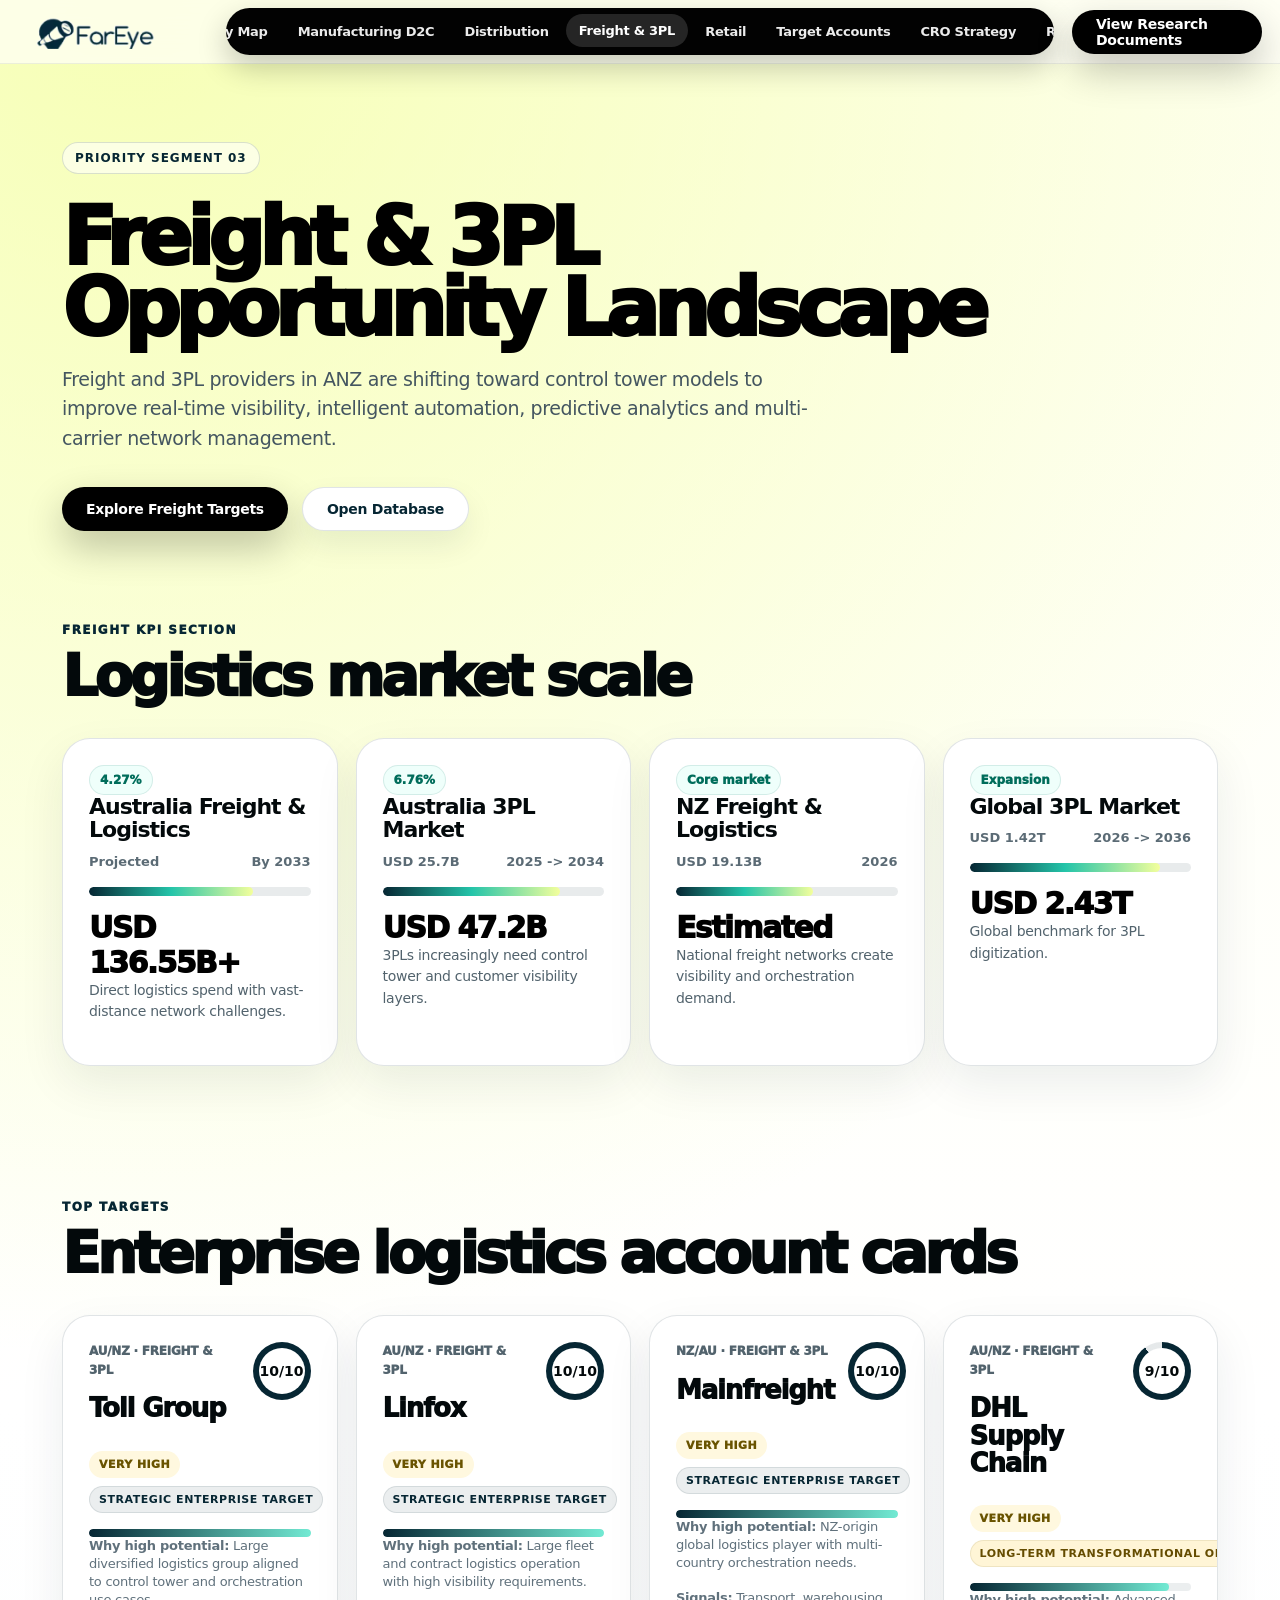
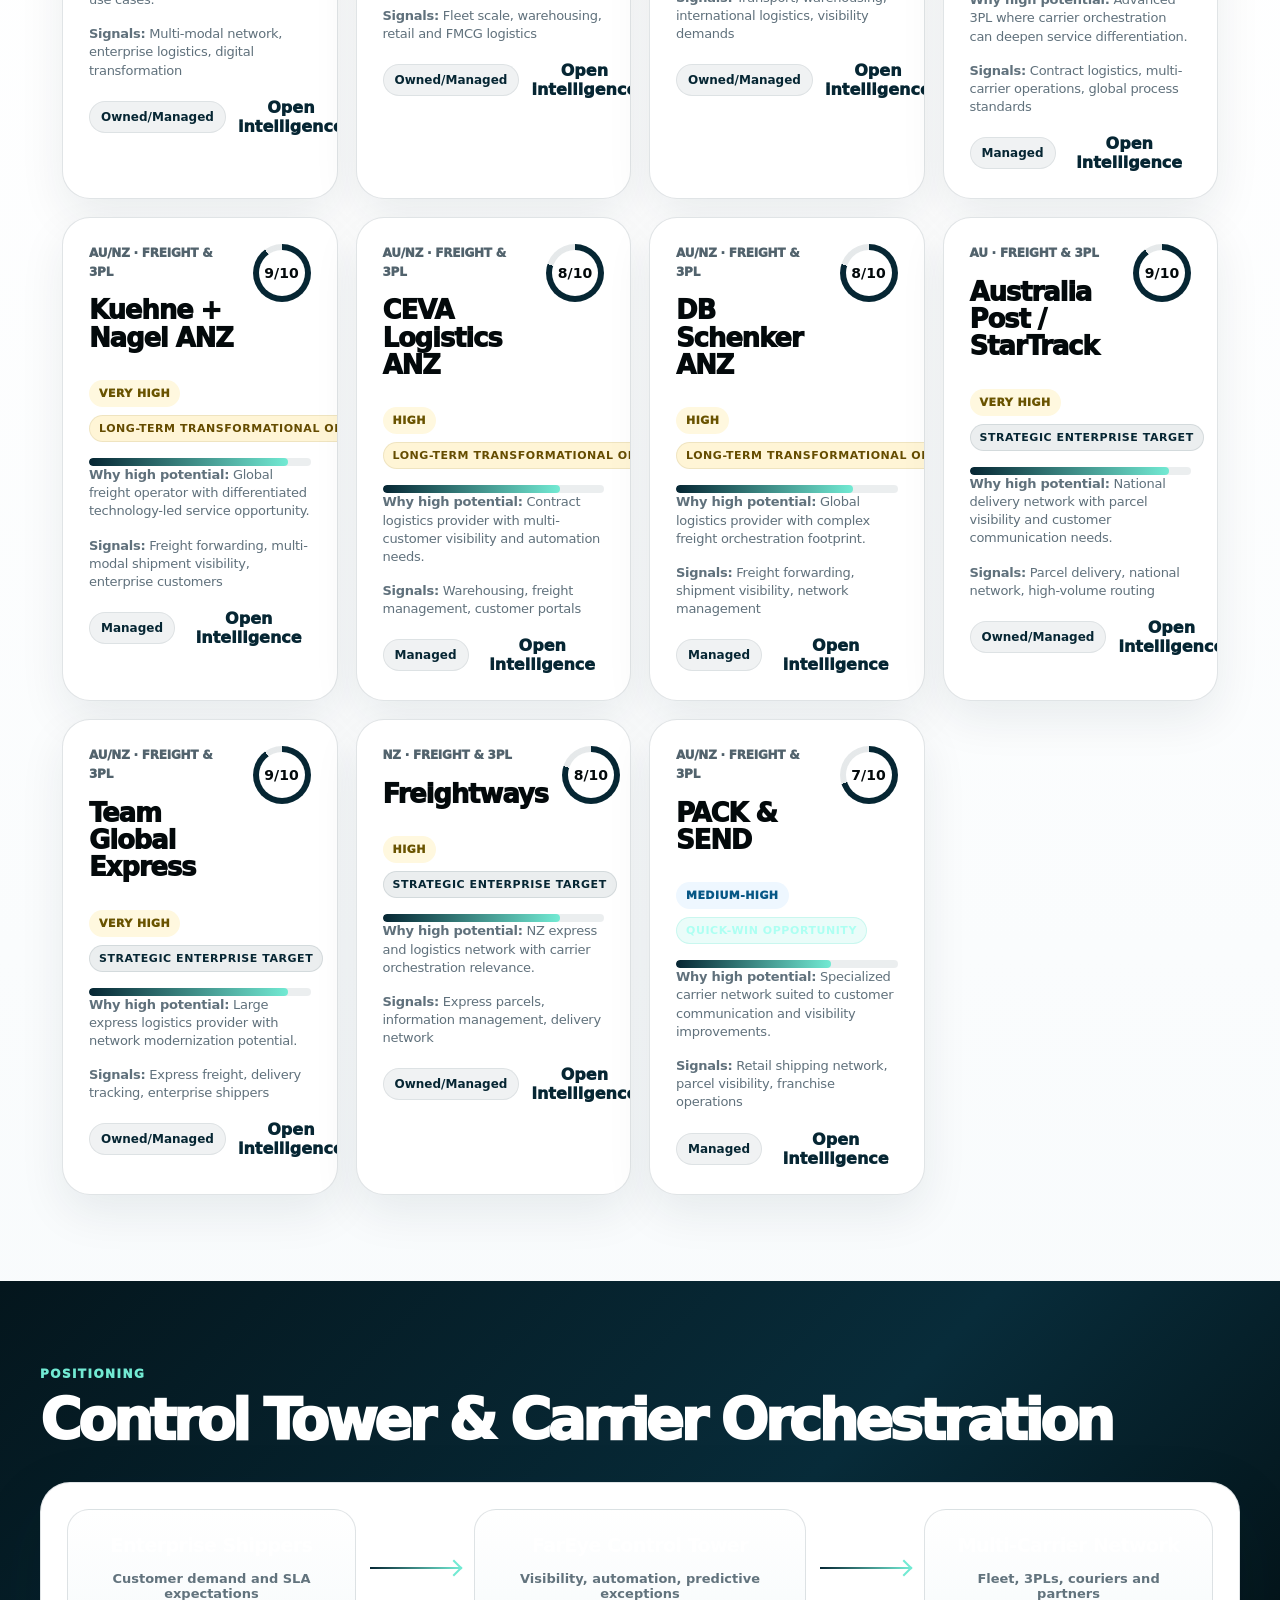
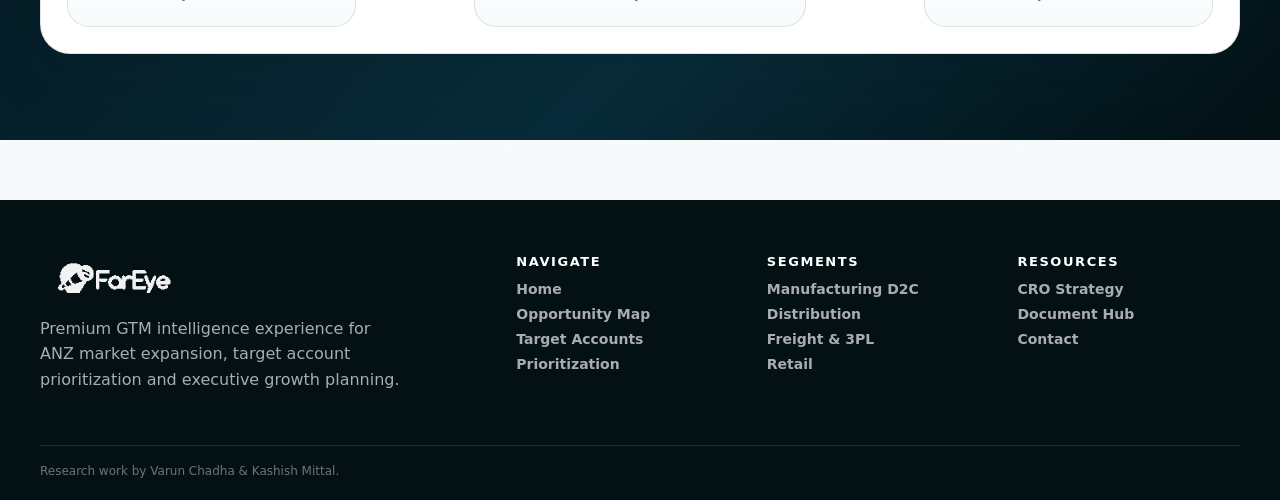
<file: freight-3pl.html>
<!doctype html>
<html lang="en">
<head>
<title>Freight &amp; 3PL | FarEye ANZ</title>

<meta charset="utf-8">
<meta name="viewport" content="width=device-width, initial-scale=1">
<meta name="description" content="FarEye ANZ GTM Command Center - interactive market intelligence, target account database and sales expansion dashboard.">
<link rel="icon" href="assets/img/fareye-logo.png">
<link rel="stylesheet" href="assets/css/styles.css">
<script src="assets/js/data.js" defer></script>
<script src="assets/js/app.js" defer></script>
</head>
<body>

<header class="site-header">
  <div class="header-inner">
    <a href="index.html" class="logo-link" aria-label="FarEye ANZ home"><img src="assets/img/fareye-logo.png" alt="FarEye"></a>
    <nav class="nav-pill" aria-label="Primary navigation">
      <a href="index.html">Home</a>
<a href="opportunity-map.html">Opportunity Map</a>
<a href="manufacturing-d2c.html">Manufacturing D2C</a>
<a href="distribution.html">Distribution</a>
<a href="freight-3pl.html">Freight & 3PL</a>
<a href="retail.html">Retail</a>
<a href="target-accounts.html">Target Accounts</a>
<a href="cro-strategy.html">CRO Strategy</a>
<a href="resources.html">Resources</a>
<a href="contact.html">Contact</a>
    </nav>
    <div class="header-actions">
      <a class="header-cta" href="resources.html">View Research Documents</a>
      <button class="menu-toggle" aria-label="Open menu">Menu</button>
    </div>
  </div>
</header>

<main>

<section class="page-hero">
  <span class="eyebrow">Priority segment 03</span>
  <h1 class="page-title">Freight &amp; 3PL Opportunity Landscape</h1>
  <p class="page-copy">Freight and 3PL providers in ANZ are shifting toward control tower models to improve real-time visibility, intelligent automation, predictive analytics and multi-carrier network management.</p>
  <div class="hero-actions"><a class="btn primary" href="#targets">Explore Freight Targets</a><a class="btn secondary" href="target-accounts.html?segment=Freight%20%26%203PL">Open Database</a></div>
</section>
<section class="section tight"><div class="section-head"><div><p class="section-label">Freight KPI section</p><h2 class="section-title">Logistics market scale</h2></div></div><div class="grid four" data-market-group="freight"></div></section>
<section class="section" id="targets"><div class="section-head"><div><p class="section-label">Top targets</p><h2 class="section-title">Enterprise logistics account cards</h2></div></div><div class="account-grid" data-render="accounts" data-segment="Freight & 3PL" data-include="Toll Group|Linfox|Mainfreight|DHL Supply Chain|Kuehne + Nagel ANZ|CEVA Logistics ANZ|DB Schenker ANZ|Australia Post / StarTrack|Team Global Express|Freightways|PACK & SEND"></div></section>
<section class="section dark"><div class="section-head"><div><p class="section-label">Positioning</p><h2 class="section-title">Control Tower &amp; Carrier Orchestration</h2></div></div><div class="architecture"><div class="flow-row"><div class="flow-box"><strong>Enterprise Shippers</strong><span>Customer demand and SLA expectations</span></div><div class="flow-arrow"></div><div class="flow-box"><strong>FarEye Control Tower</strong><span>Visibility, automation, predictive exceptions</span></div><div class="flow-arrow"></div><div class="flow-box"><strong>Multi-Carrier Network</strong><span>Fleet, 3PLs, couriers and partners</span></div></div></div></section>

</main>

<footer class="site-footer">
  <div class="footer-inner">
    <div>
      <img src="assets/img/fareye-logo.png" class="footer-logo" alt="FarEye">
      <p style="color:rgba(255,255,255,.66);line-height:1.6;max-width:360px;margin-top:18px">Premium GTM intelligence experience for ANZ market expansion, target account prioritization and executive growth planning.</p>
    </div>
    <div class="footer-links">
      <div><h4>Navigate</h4><a href="index.html">Home</a><a href="opportunity-map.html">Opportunity Map</a><a href="target-accounts.html">Target Accounts</a><a href="prioritization.html">Prioritization</a></div>
      <div><h4>Segments</h4><a href="manufacturing-d2c.html">Manufacturing D2C</a><a href="distribution.html">Distribution</a><a href="freight-3pl.html">Freight & 3PL</a><a href="retail.html">Retail</a></div>
      <div><h4>Resources</h4><a href="cro-strategy.html">CRO Strategy</a><a href="resources.html">Document Hub</a><a href="contact.html">Contact</a></div>
    </div>
  </div>
  <div class="footer-note">Research work by Varun Chadha &amp; Kashish Mittal.</div>
</footer>
<div class="mobile-only" style="height:1px"></div>

</body>
</html>
</file>
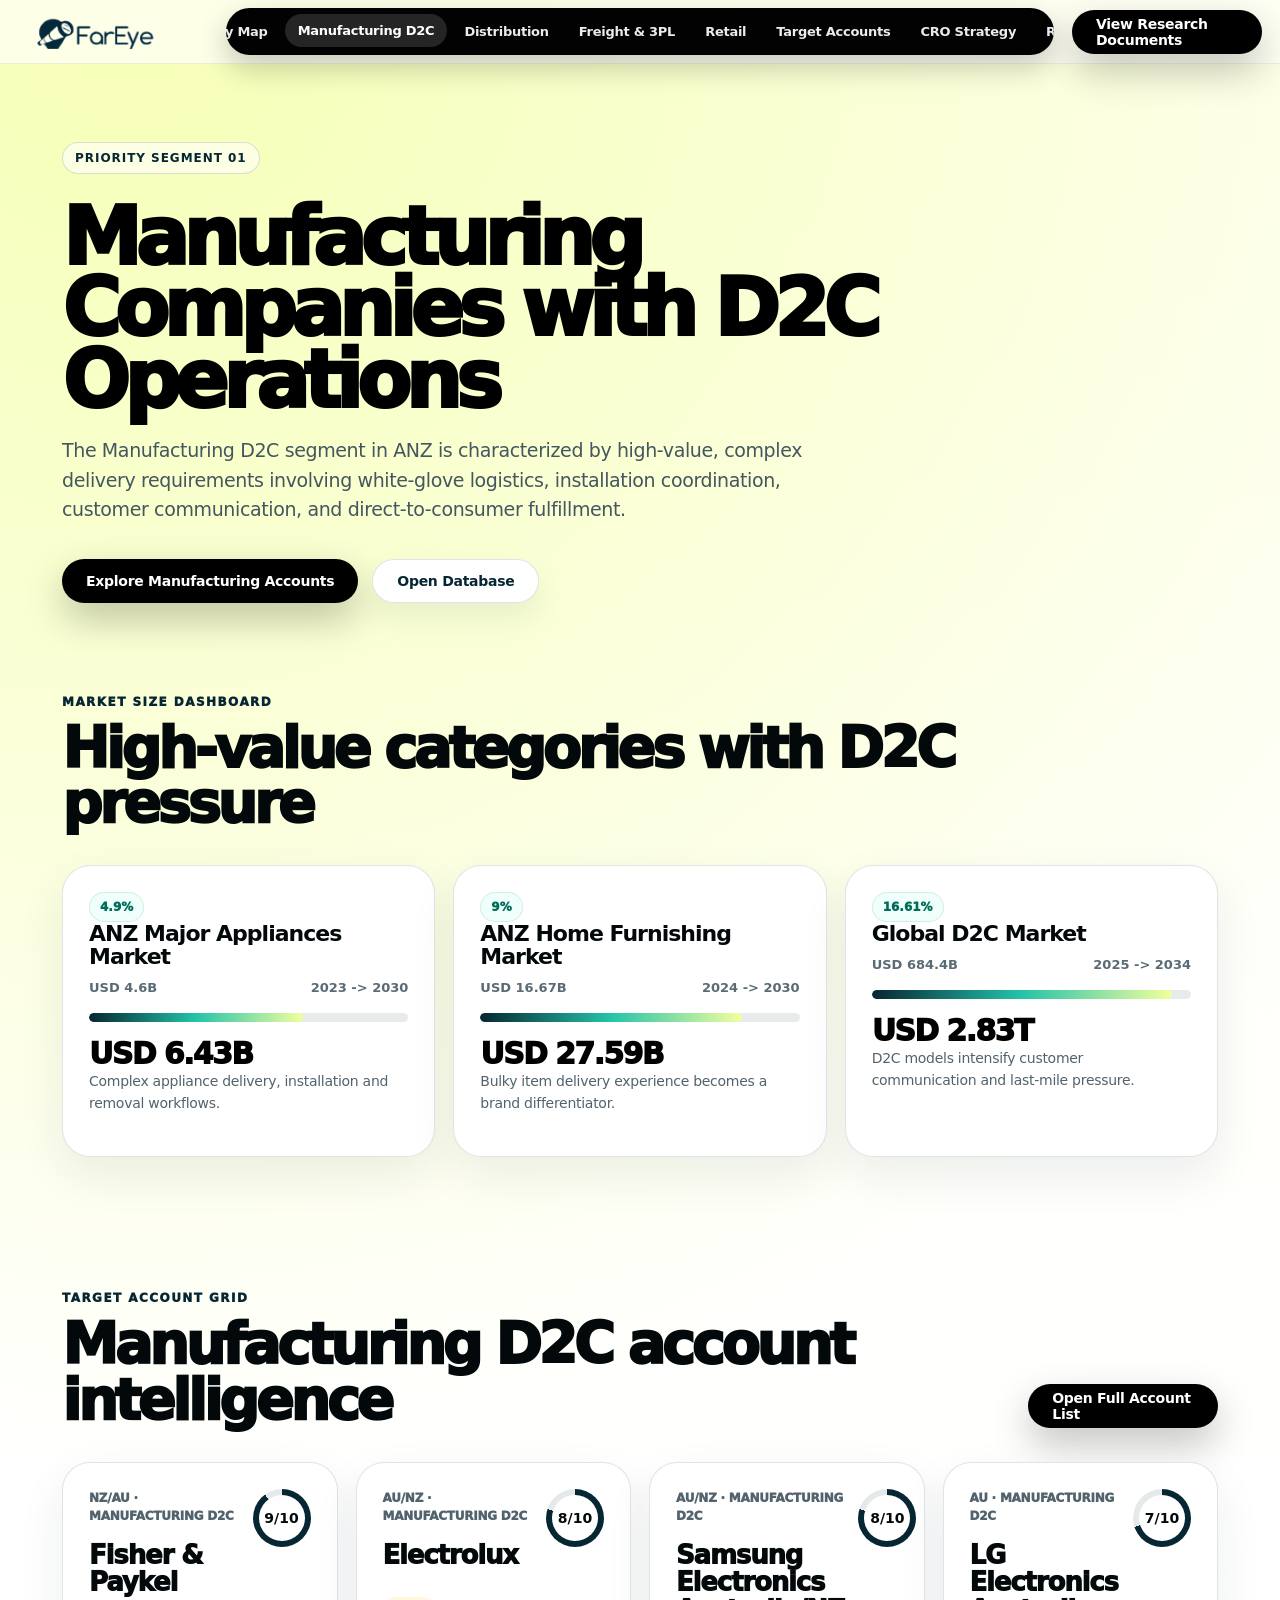
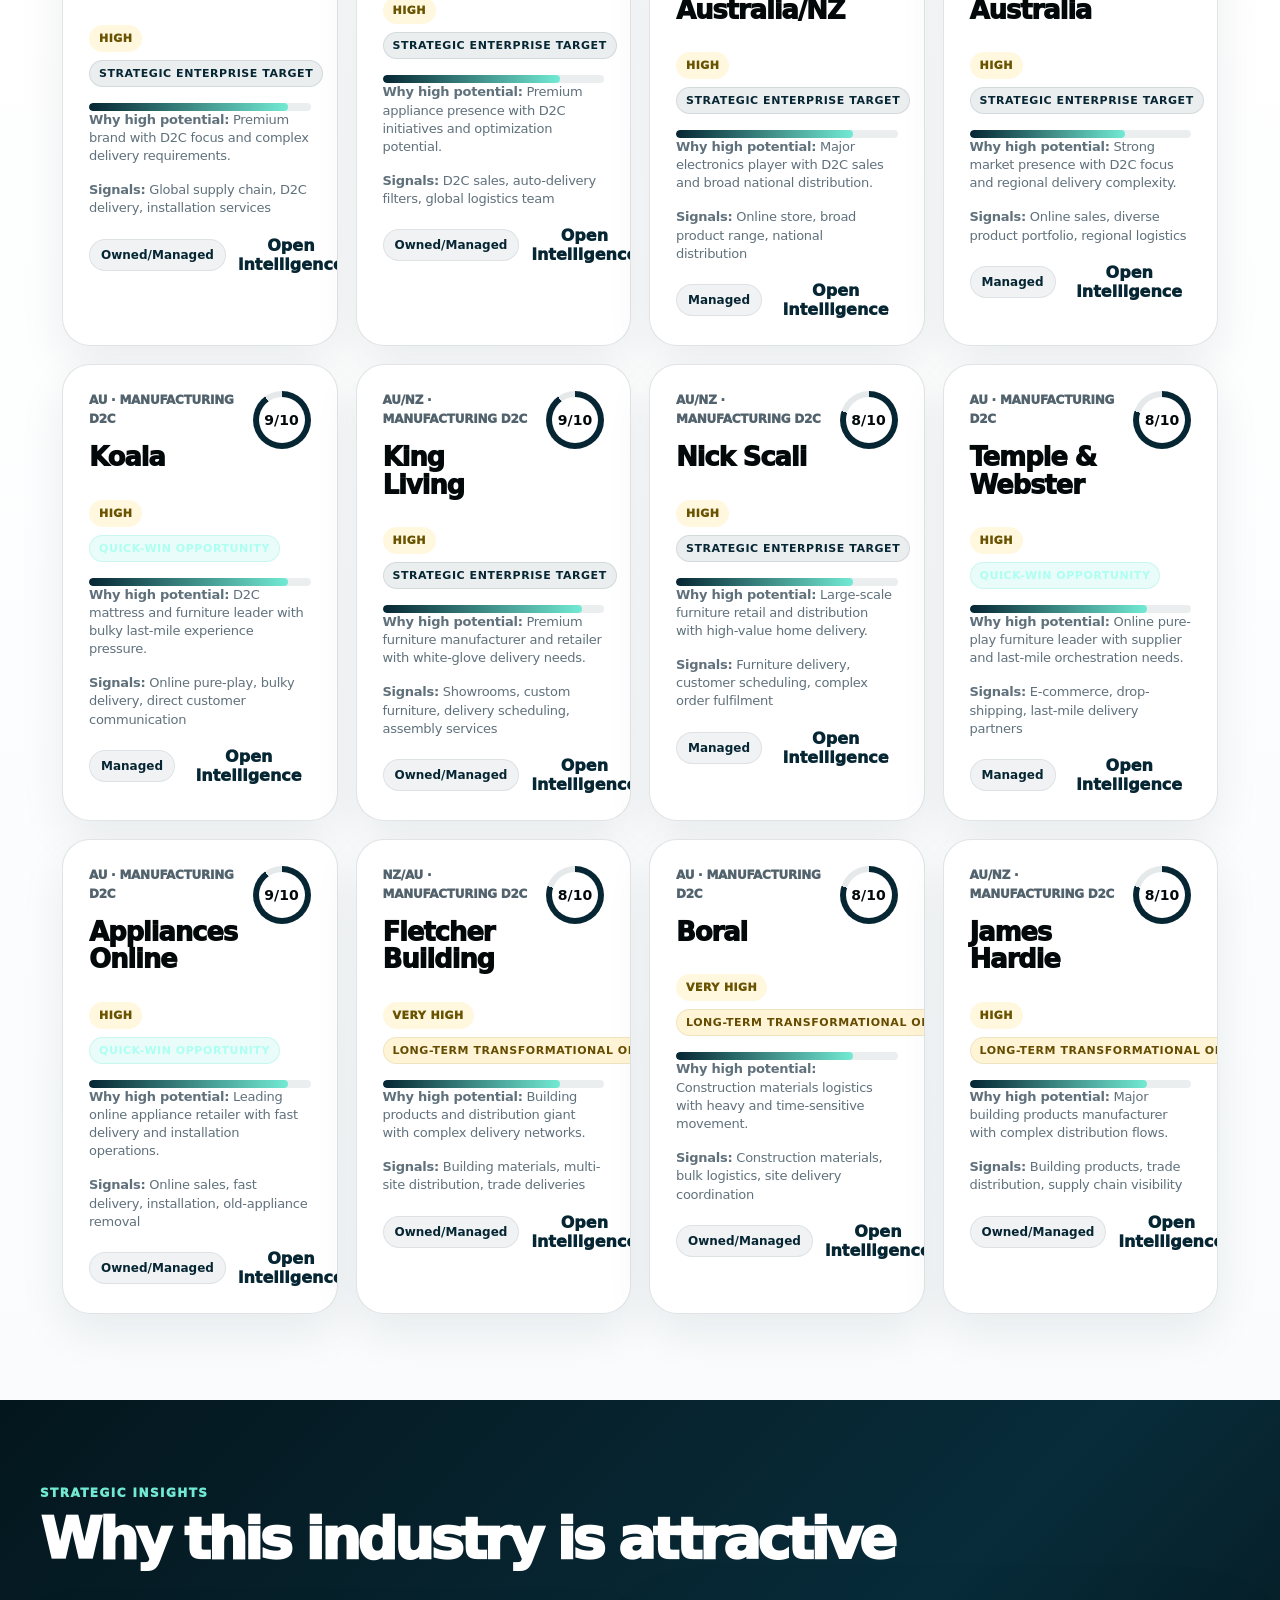
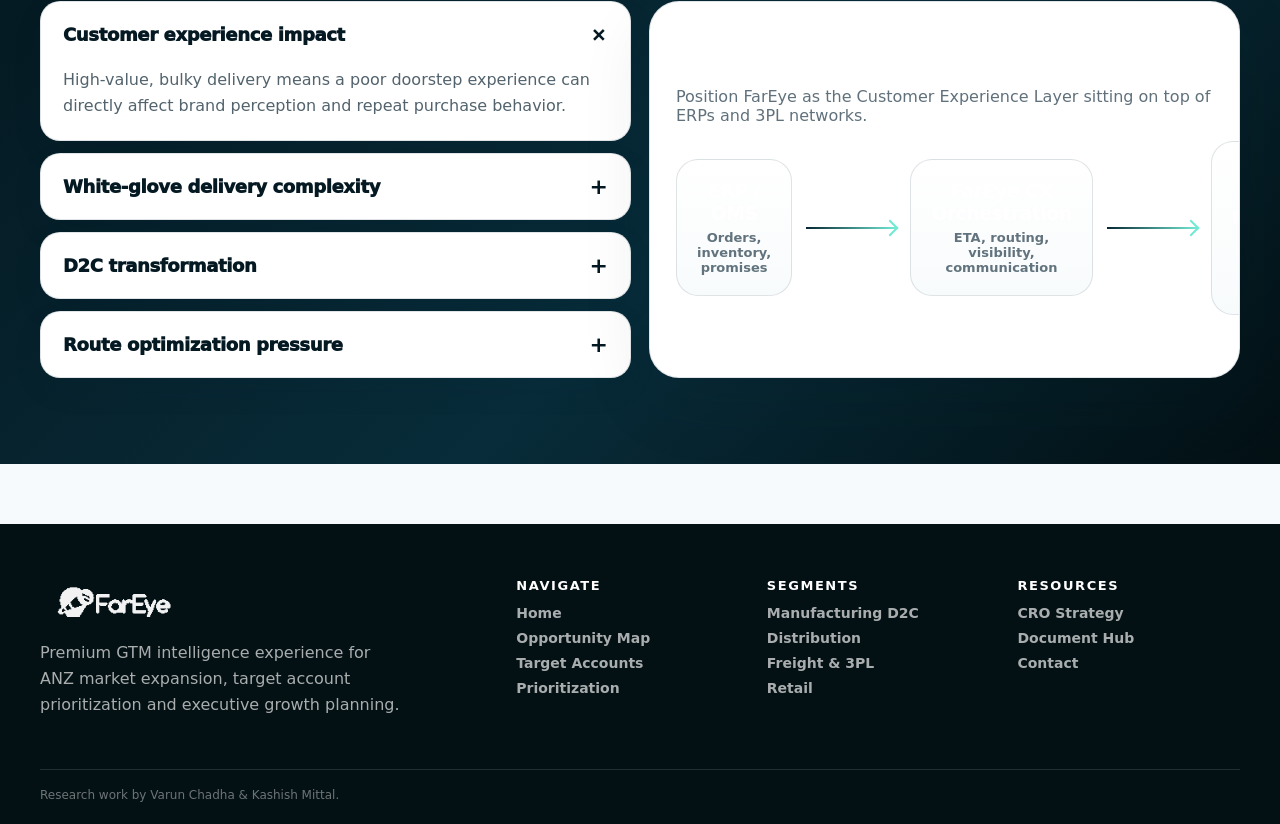
<file: manufacturing-d2c.html>
<!doctype html>
<html lang="en">
<head>
<title>Manufacturing D2C | FarEye ANZ</title>

<meta charset="utf-8">
<meta name="viewport" content="width=device-width, initial-scale=1">
<meta name="description" content="FarEye ANZ GTM Command Center - interactive market intelligence, target account database and sales expansion dashboard.">
<link rel="icon" href="assets/img/fareye-logo.png">
<link rel="stylesheet" href="assets/css/styles.css">
<script src="assets/js/data.js" defer></script>
<script src="assets/js/app.js" defer></script>
</head>
<body>

<header class="site-header">
  <div class="header-inner">
    <a href="index.html" class="logo-link" aria-label="FarEye ANZ home"><img src="assets/img/fareye-logo.png" alt="FarEye"></a>
    <nav class="nav-pill" aria-label="Primary navigation">
      <a href="index.html">Home</a>
<a href="opportunity-map.html">Opportunity Map</a>
<a href="manufacturing-d2c.html">Manufacturing D2C</a>
<a href="distribution.html">Distribution</a>
<a href="freight-3pl.html">Freight & 3PL</a>
<a href="retail.html">Retail</a>
<a href="target-accounts.html">Target Accounts</a>
<a href="cro-strategy.html">CRO Strategy</a>
<a href="resources.html">Resources</a>
<a href="contact.html">Contact</a>
    </nav>
    <div class="header-actions">
      <a class="header-cta" href="resources.html">View Research Documents</a>
      <button class="menu-toggle" aria-label="Open menu">Menu</button>
    </div>
  </div>
</header>

<main>

<section class="page-hero">
  <span class="eyebrow">Priority segment 01</span>
  <h1 class="page-title">Manufacturing Companies with D2C Operations</h1>
  <p class="page-copy">The Manufacturing D2C segment in ANZ is characterized by high-value, complex delivery requirements involving white-glove logistics, installation coordination, customer communication, and direct-to-consumer fulfillment.</p>
  <div class="hero-actions"><a class="btn primary" href="#accounts">Explore Manufacturing Accounts</a><a class="btn secondary" href="target-accounts.html?segment=Manufacturing%20D2C">Open Database</a></div>
</section>
<section class="section tight">
  <div class="section-head"><div><p class="section-label">Market size dashboard</p><h2 class="section-title">High-value categories with D2C pressure</h2></div></div>
  <div class="grid three" data-market-group="manufacturing"></div>
</section>
<section class="section" id="accounts">
  <div class="section-head"><div><p class="section-label">Target account grid</p><h2 class="section-title">Manufacturing D2C account intelligence</h2></div><a class="btn primary" href="target-accounts.html">Open Full Account List</a></div>
  <div class="account-grid" data-render="accounts" data-segment="Manufacturing D2C" data-include="Fisher & Paykel|Electrolux|Samsung Electronics Australia/NZ|LG Electronics Australia|Koala|King Living|Nick Scali|Temple & Webster|Appliances Online|Fletcher Building|Boral|James Hardie"></div>
</section>
<section class="section dark">
  <div class="section-head"><div><p class="section-label">Strategic insights</p><h2 class="section-title">Why this industry is attractive</h2></div></div>
  <div class="grid two">
    <div class="accordion">
      <div class="accordion-item"><button class="accordion-button"><span>Customer experience impact</span><b class="accordion-icon">+</b></button><div class="accordion-panel"><p>High-value, bulky delivery means a poor doorstep experience can directly affect brand perception and repeat purchase behavior.</p></div></div>
      <div class="accordion-item"><button class="accordion-button"><span>White-glove delivery complexity</span><b class="accordion-icon">+</b></button><div class="accordion-panel"><p>Furniture and appliance delivery often requires two-person handling, appointment windows, installation and removal workflows.</p></div></div>
      <div class="accordion-item"><button class="accordion-button"><span>D2C transformation</span><b class="accordion-icon">+</b></button><div class="accordion-panel"><p>Manufacturers bypassing traditional channels need delivery visibility and orchestration capabilities that support direct customer relationships.</p></div></div>
      <div class="accordion-item"><button class="accordion-button"><span>Route optimization pressure</span><b class="accordion-icon">+</b></button><div class="accordion-panel"><p>Bulky goods, regional coverage and installation teams make dynamic routing and capacity planning a strategic requirement.</p></div></div>
    </div>
    <div class="architecture"><h3>FarEye positioning architecture</h3><p class="muted">Position FarEye as the Customer Experience Layer sitting on top of ERPs and 3PL networks.</p><div class="flow-row"><div class="flow-box"><strong>ERP / OMS</strong><span>Orders, inventory, promises</span></div><div class="flow-arrow"></div><div class="flow-box"><strong>FarEye CX Orchestration</strong><span>ETA, routing, visibility, communication</span></div><div class="flow-arrow"></div><div class="flow-box"><strong>Fleet &amp; 3PL Network</strong><span>Execution and delivery proof</span></div></div></div>
  </div>
</section>

</main>

<footer class="site-footer">
  <div class="footer-inner">
    <div>
      <img src="assets/img/fareye-logo.png" class="footer-logo" alt="FarEye">
      <p style="color:rgba(255,255,255,.66);line-height:1.6;max-width:360px;margin-top:18px">Premium GTM intelligence experience for ANZ market expansion, target account prioritization and executive growth planning.</p>
    </div>
    <div class="footer-links">
      <div><h4>Navigate</h4><a href="index.html">Home</a><a href="opportunity-map.html">Opportunity Map</a><a href="target-accounts.html">Target Accounts</a><a href="prioritization.html">Prioritization</a></div>
      <div><h4>Segments</h4><a href="manufacturing-d2c.html">Manufacturing D2C</a><a href="distribution.html">Distribution</a><a href="freight-3pl.html">Freight & 3PL</a><a href="retail.html">Retail</a></div>
      <div><h4>Resources</h4><a href="cro-strategy.html">CRO Strategy</a><a href="resources.html">Document Hub</a><a href="contact.html">Contact</a></div>
    </div>
  </div>
  <div class="footer-note">Research work by Varun Chadha &amp; Kashish Mittal.</div>
</footer>
<div class="mobile-only" style="height:1px"></div>

</body>
</html>
</file>
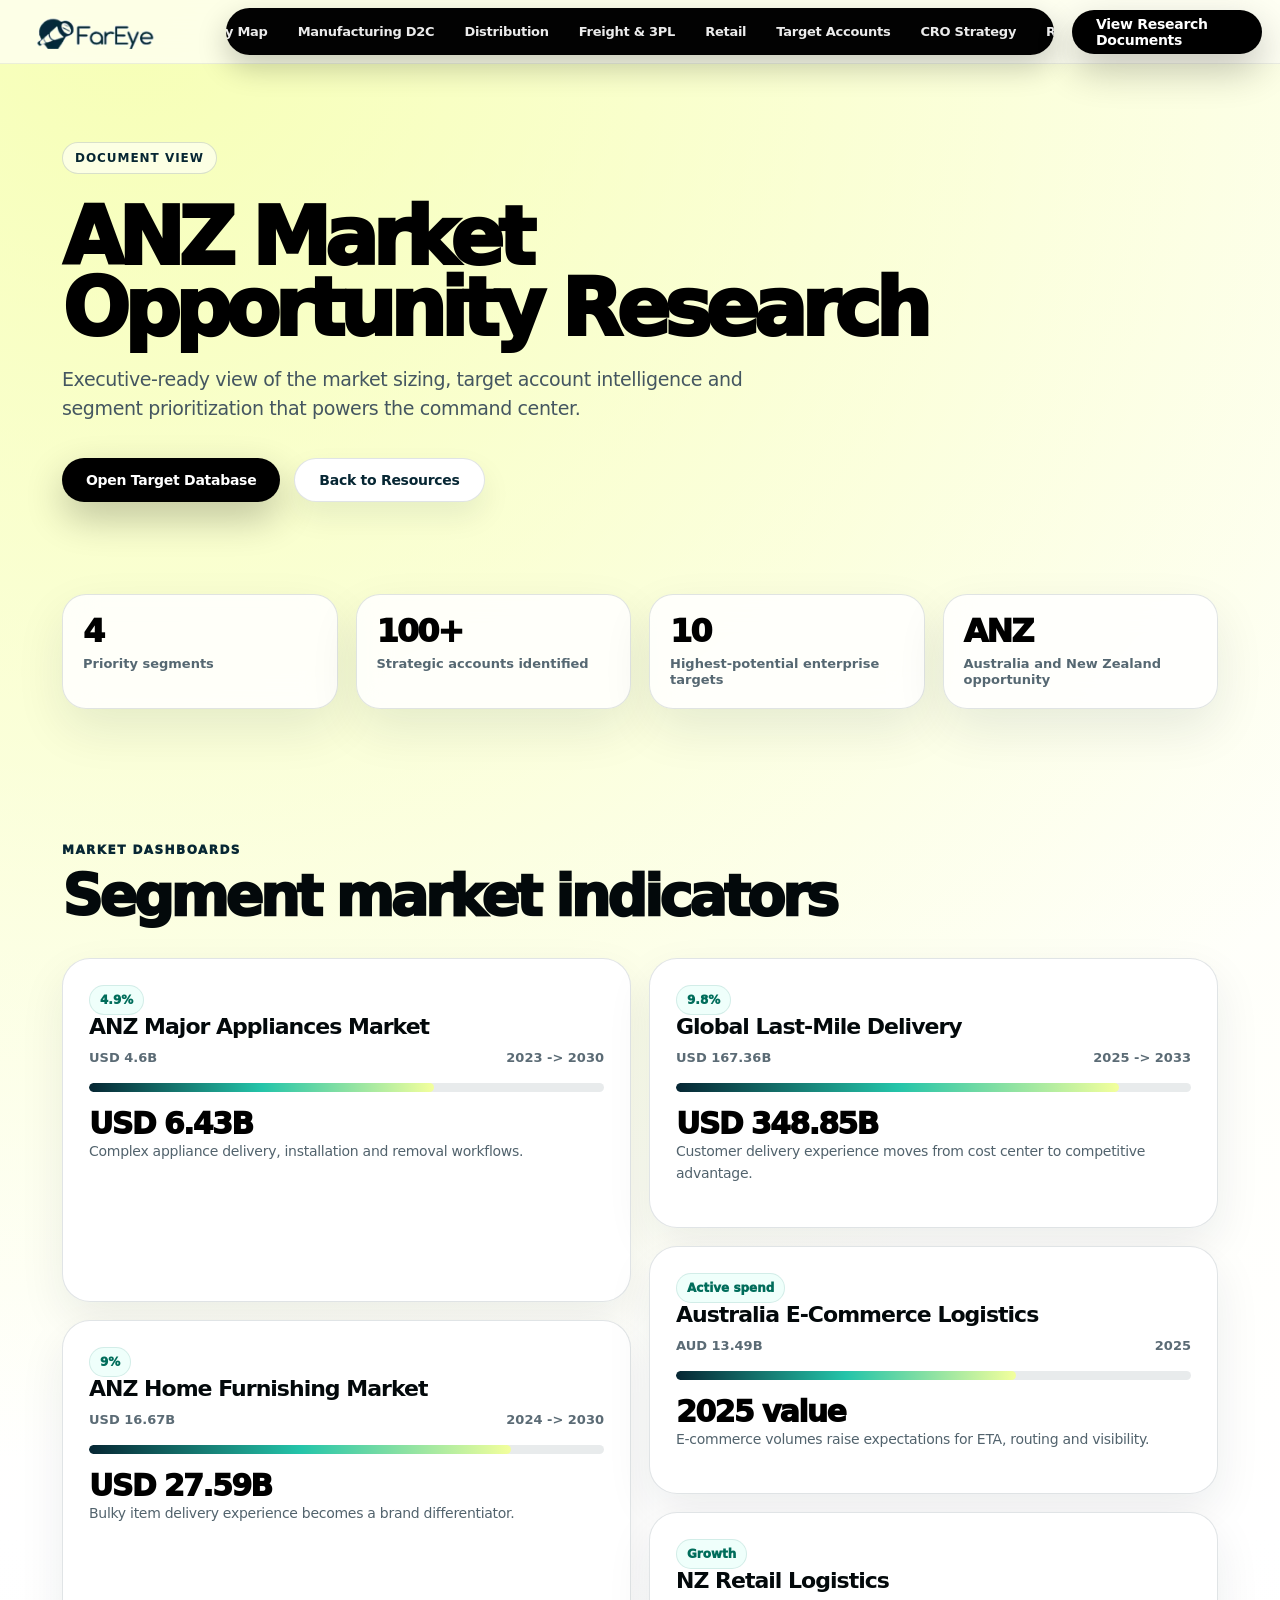
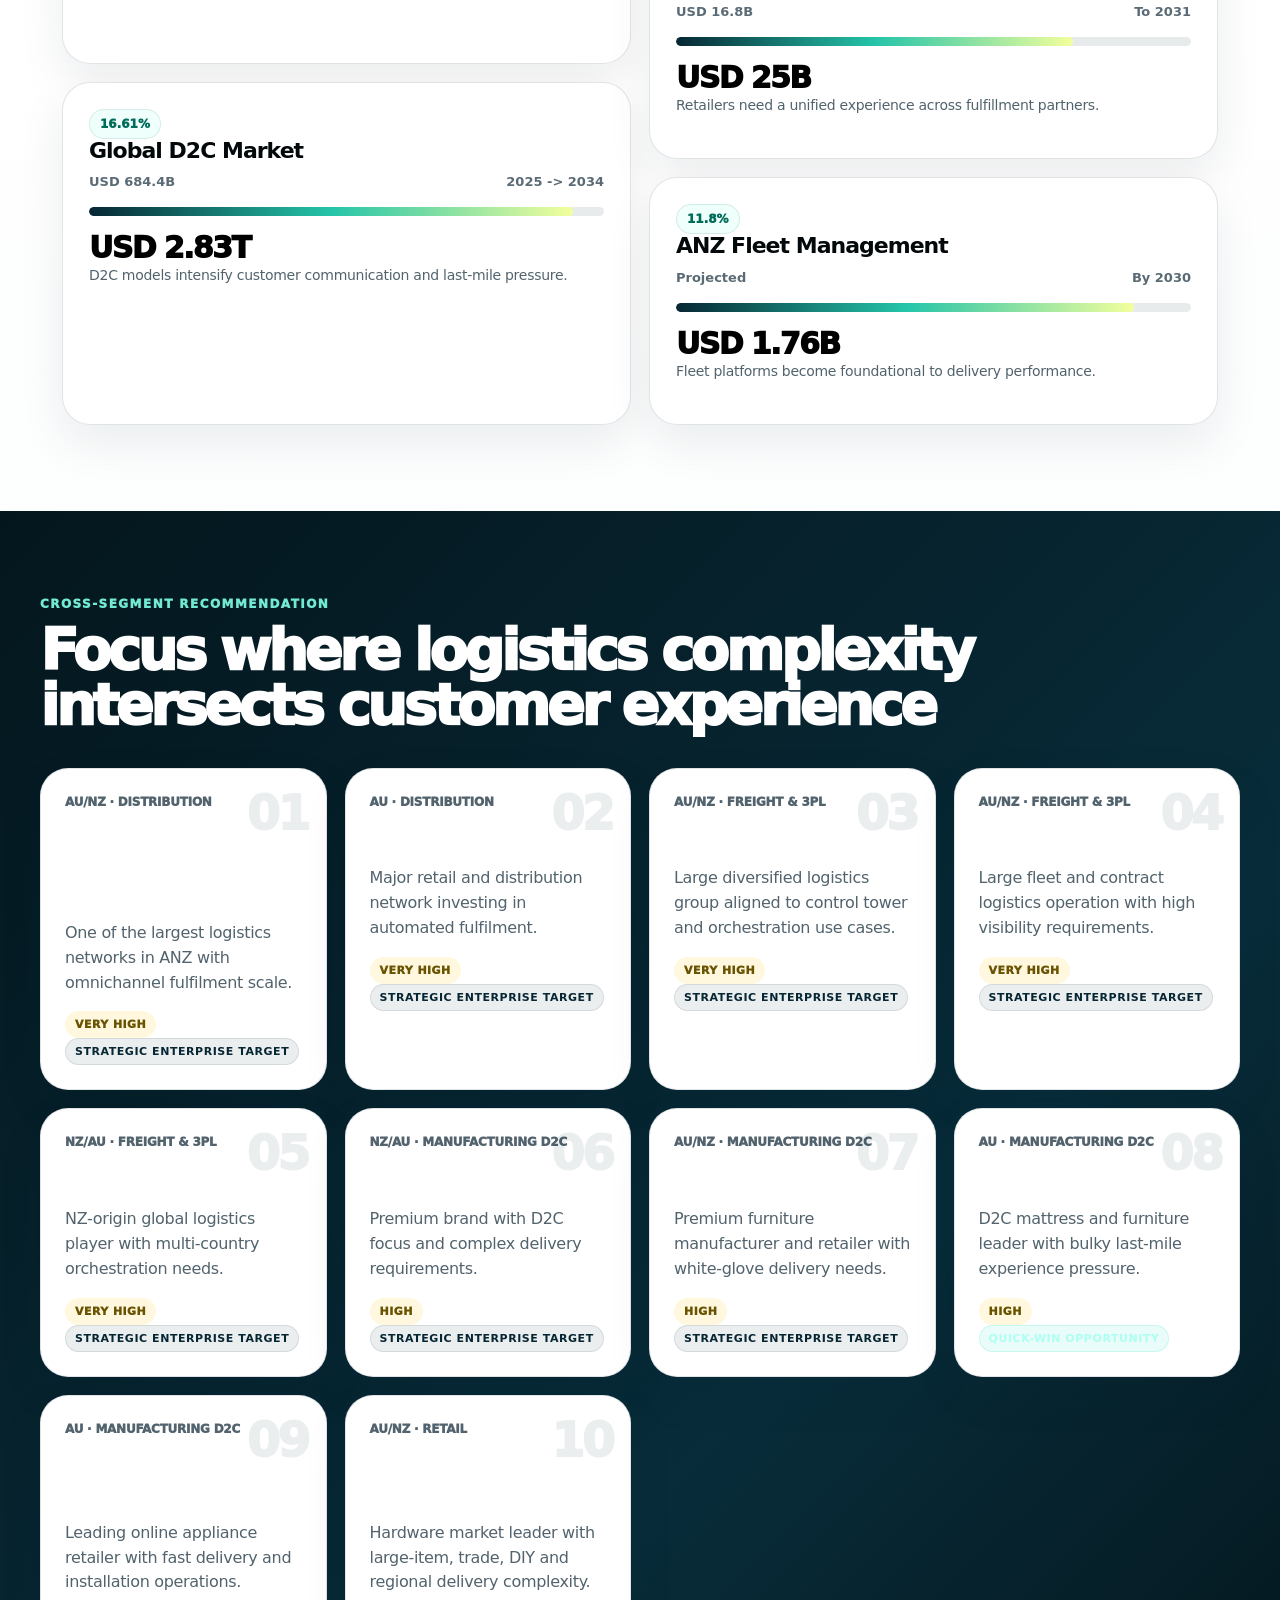
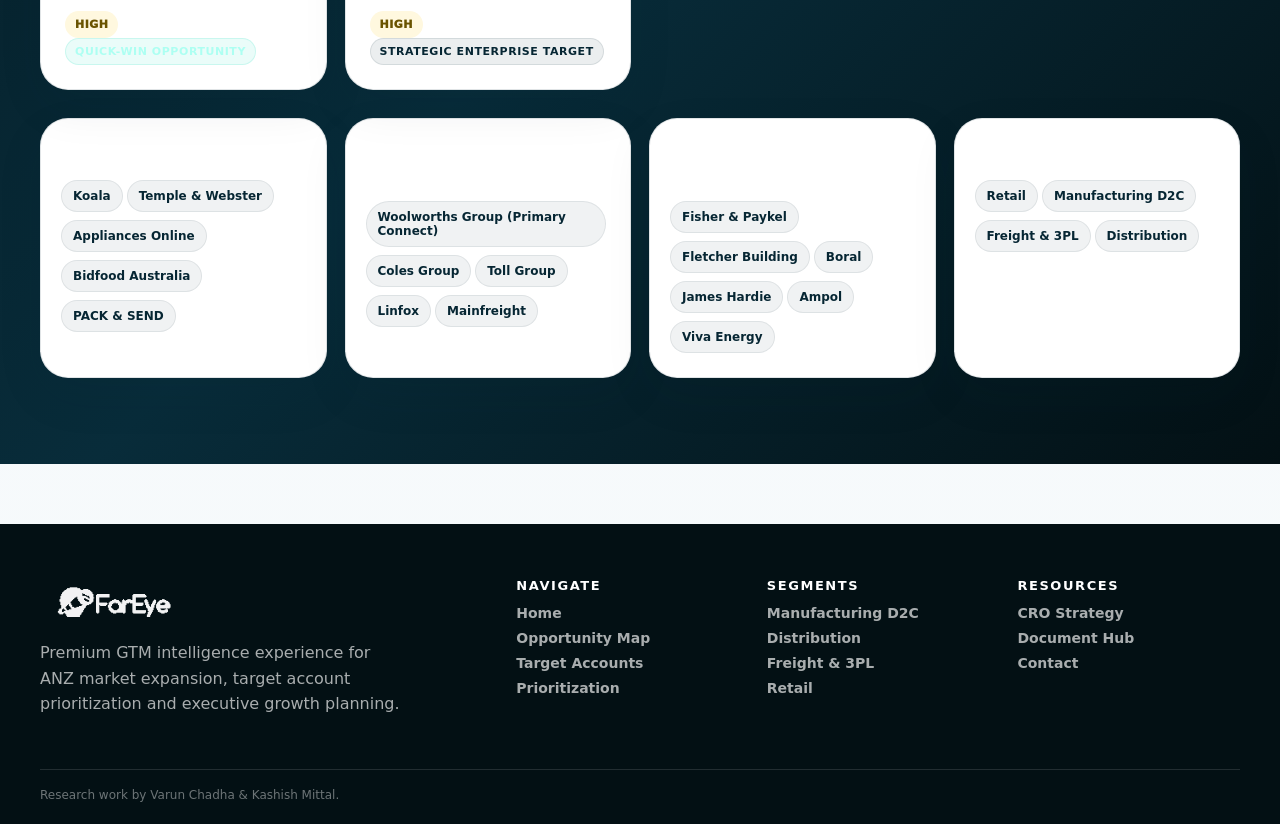
<file: market-research.html>
<!doctype html>
<html lang="en">
<head>
<title>ANZ Market Opportunity Research | FarEye ANZ</title>

<meta charset="utf-8">
<meta name="viewport" content="width=device-width, initial-scale=1">
<meta name="description" content="FarEye ANZ GTM Command Center - interactive market intelligence, target account database and sales expansion dashboard.">
<link rel="icon" href="assets/img/fareye-logo.png">
<link rel="stylesheet" href="assets/css/styles.css">
<script src="assets/js/data.js" defer></script>
<script src="assets/js/app.js" defer></script>
</head>
<body>

<header class="site-header">
  <div class="header-inner">
    <a href="index.html" class="logo-link" aria-label="FarEye ANZ home"><img src="assets/img/fareye-logo.png" alt="FarEye"></a>
    <nav class="nav-pill" aria-label="Primary navigation">
      <a href="index.html">Home</a>
<a href="opportunity-map.html">Opportunity Map</a>
<a href="manufacturing-d2c.html">Manufacturing D2C</a>
<a href="distribution.html">Distribution</a>
<a href="freight-3pl.html">Freight & 3PL</a>
<a href="retail.html">Retail</a>
<a href="target-accounts.html">Target Accounts</a>
<a href="cro-strategy.html">CRO Strategy</a>
<a href="resources.html">Resources</a>
<a href="contact.html">Contact</a>
    </nav>
    <div class="header-actions">
      <a class="header-cta" href="resources.html">View Research Documents</a>
      <button class="menu-toggle" aria-label="Open menu">Menu</button>
    </div>
  </div>
</header>

<main>

<section class="page-hero"><span class="eyebrow">Document view</span><h1 class="page-title">ANZ Market Opportunity Research</h1><p class="page-copy">Executive-ready view of the market sizing, target account intelligence and segment prioritization that powers the command center.</p><div class="hero-actions"><a class="btn primary" href="target-accounts.html">Open Target Database</a><a class="btn secondary" href="resources.html">Back to Resources</a></div></section>
<section class="section tight"><div class="grid four"><div class="metric-card"><div class="kpi-value">4</div><div class="kpi-label">Priority segments</div></div><div class="metric-card"><div class="kpi-value">100+</div><div class="kpi-label">Strategic accounts identified</div></div><div class="metric-card"><div class="kpi-value">10</div><div class="kpi-label">Highest-potential enterprise targets</div></div><div class="metric-card"><div class="kpi-value">ANZ</div><div class="kpi-label">Australia and New Zealand opportunity</div></div></div></section>
<section class="section"><div class="section-head"><div><p class="section-label">Market dashboards</p><h2 class="section-title">Segment market indicators</h2></div></div><div class="grid two"><div class="grid" data-market-group="manufacturing"></div><div class="grid" data-market-group="retail"></div></div></section>
<section class="section dark"><div class="section-head"><div><p class="section-label">Cross-segment recommendation</p><h2 class="section-title">Focus where logistics complexity intersects customer experience</h2></div></div><div id="priority-app"></div></section>

</main>

<footer class="site-footer">
  <div class="footer-inner">
    <div>
      <img src="assets/img/fareye-logo.png" class="footer-logo" alt="FarEye">
      <p style="color:rgba(255,255,255,.66);line-height:1.6;max-width:360px;margin-top:18px">Premium GTM intelligence experience for ANZ market expansion, target account prioritization and executive growth planning.</p>
    </div>
    <div class="footer-links">
      <div><h4>Navigate</h4><a href="index.html">Home</a><a href="opportunity-map.html">Opportunity Map</a><a href="target-accounts.html">Target Accounts</a><a href="prioritization.html">Prioritization</a></div>
      <div><h4>Segments</h4><a href="manufacturing-d2c.html">Manufacturing D2C</a><a href="distribution.html">Distribution</a><a href="freight-3pl.html">Freight & 3PL</a><a href="retail.html">Retail</a></div>
      <div><h4>Resources</h4><a href="cro-strategy.html">CRO Strategy</a><a href="resources.html">Document Hub</a><a href="contact.html">Contact</a></div>
    </div>
  </div>
  <div class="footer-note">Research work by Varun Chadha &amp; Kashish Mittal.</div>
</footer>
<div class="mobile-only" style="height:1px"></div>

</body>
</html>
</file>
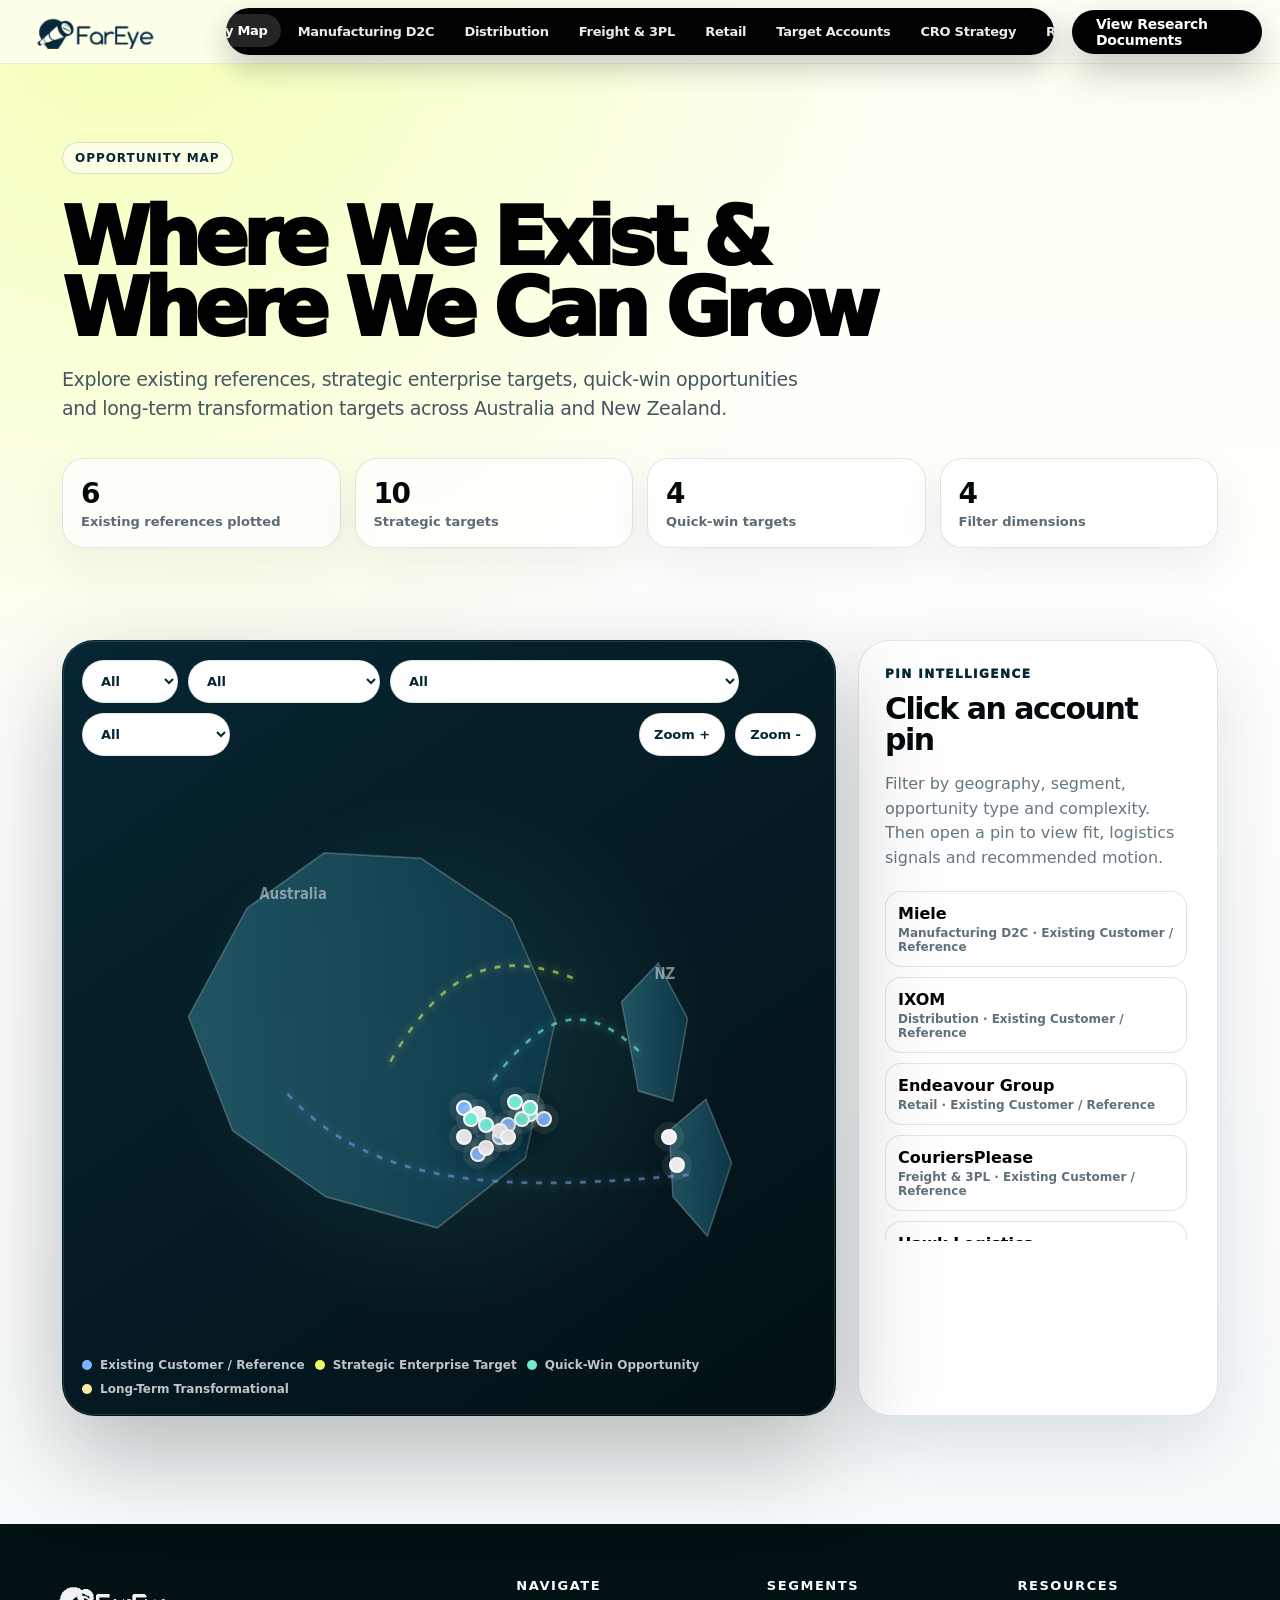
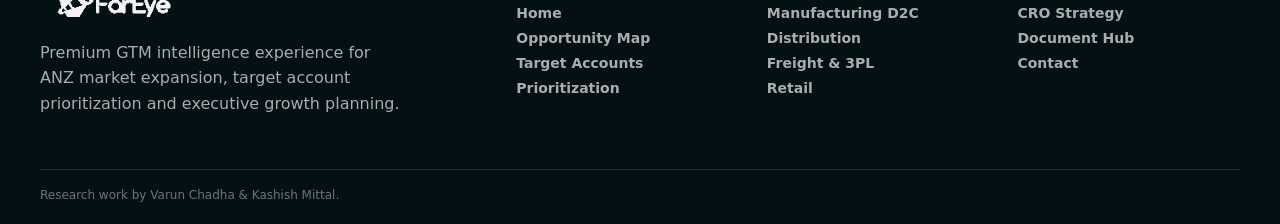
<file: opportunity-map.html>
<!doctype html>
<html lang="en">
<head>
<title>Opportunity Map | FarEye ANZ</title>

<meta charset="utf-8">
<meta name="viewport" content="width=device-width, initial-scale=1">
<meta name="description" content="FarEye ANZ GTM Command Center - interactive market intelligence, target account database and sales expansion dashboard.">
<link rel="icon" href="assets/img/fareye-logo.png">
<link rel="stylesheet" href="assets/css/styles.css">
<script src="assets/js/data.js" defer></script>
<script src="assets/js/app.js" defer></script>
</head>
<body>

<header class="site-header">
  <div class="header-inner">
    <a href="index.html" class="logo-link" aria-label="FarEye ANZ home"><img src="assets/img/fareye-logo.png" alt="FarEye"></a>
    <nav class="nav-pill" aria-label="Primary navigation">
      <a href="index.html">Home</a>
<a href="opportunity-map.html">Opportunity Map</a>
<a href="manufacturing-d2c.html">Manufacturing D2C</a>
<a href="distribution.html">Distribution</a>
<a href="freight-3pl.html">Freight & 3PL</a>
<a href="retail.html">Retail</a>
<a href="target-accounts.html">Target Accounts</a>
<a href="cro-strategy.html">CRO Strategy</a>
<a href="resources.html">Resources</a>
<a href="contact.html">Contact</a>
    </nav>
    <div class="header-actions">
      <a class="header-cta" href="resources.html">View Research Documents</a>
      <button class="menu-toggle" aria-label="Open menu">Menu</button>
    </div>
  </div>
</header>

<main>

<section class="page-hero">
  <span class="eyebrow">Opportunity map</span>
  <h1 class="page-title">Where We Exist &amp; Where We Can Grow</h1>
  <p class="page-copy">Explore existing references, strategic enterprise targets, quick-win opportunities and long-term transformation targets across Australia and New Zealand.</p>
  <div class="hero-mini-grid">
    <div class="mini-stat"><strong data-count="6">0</strong><span>Existing references plotted</span></div>
    <div class="mini-stat"><strong data-count="10">0</strong><span>Strategic targets</span></div>
    <div class="mini-stat"><strong data-count="4">0</strong><span>Quick-win targets</span></div>
    <div class="mini-stat"><strong data-count="4">0</strong><span>Filter dimensions</span></div>
  </div>
</section>
<section class="section tight">
  <div id="map-app"></div>
</section>

</main>

<footer class="site-footer">
  <div class="footer-inner">
    <div>
      <img src="assets/img/fareye-logo.png" class="footer-logo" alt="FarEye">
      <p style="color:rgba(255,255,255,.66);line-height:1.6;max-width:360px;margin-top:18px">Premium GTM intelligence experience for ANZ market expansion, target account prioritization and executive growth planning.</p>
    </div>
    <div class="footer-links">
      <div><h4>Navigate</h4><a href="index.html">Home</a><a href="opportunity-map.html">Opportunity Map</a><a href="target-accounts.html">Target Accounts</a><a href="prioritization.html">Prioritization</a></div>
      <div><h4>Segments</h4><a href="manufacturing-d2c.html">Manufacturing D2C</a><a href="distribution.html">Distribution</a><a href="freight-3pl.html">Freight & 3PL</a><a href="retail.html">Retail</a></div>
      <div><h4>Resources</h4><a href="cro-strategy.html">CRO Strategy</a><a href="resources.html">Document Hub</a><a href="contact.html">Contact</a></div>
    </div>
  </div>
  <div class="footer-note">Research work by Varun Chadha &amp; Kashish Mittal.</div>
</footer>
<div class="mobile-only" style="height:1px"></div>

</body>
</html>
</file>
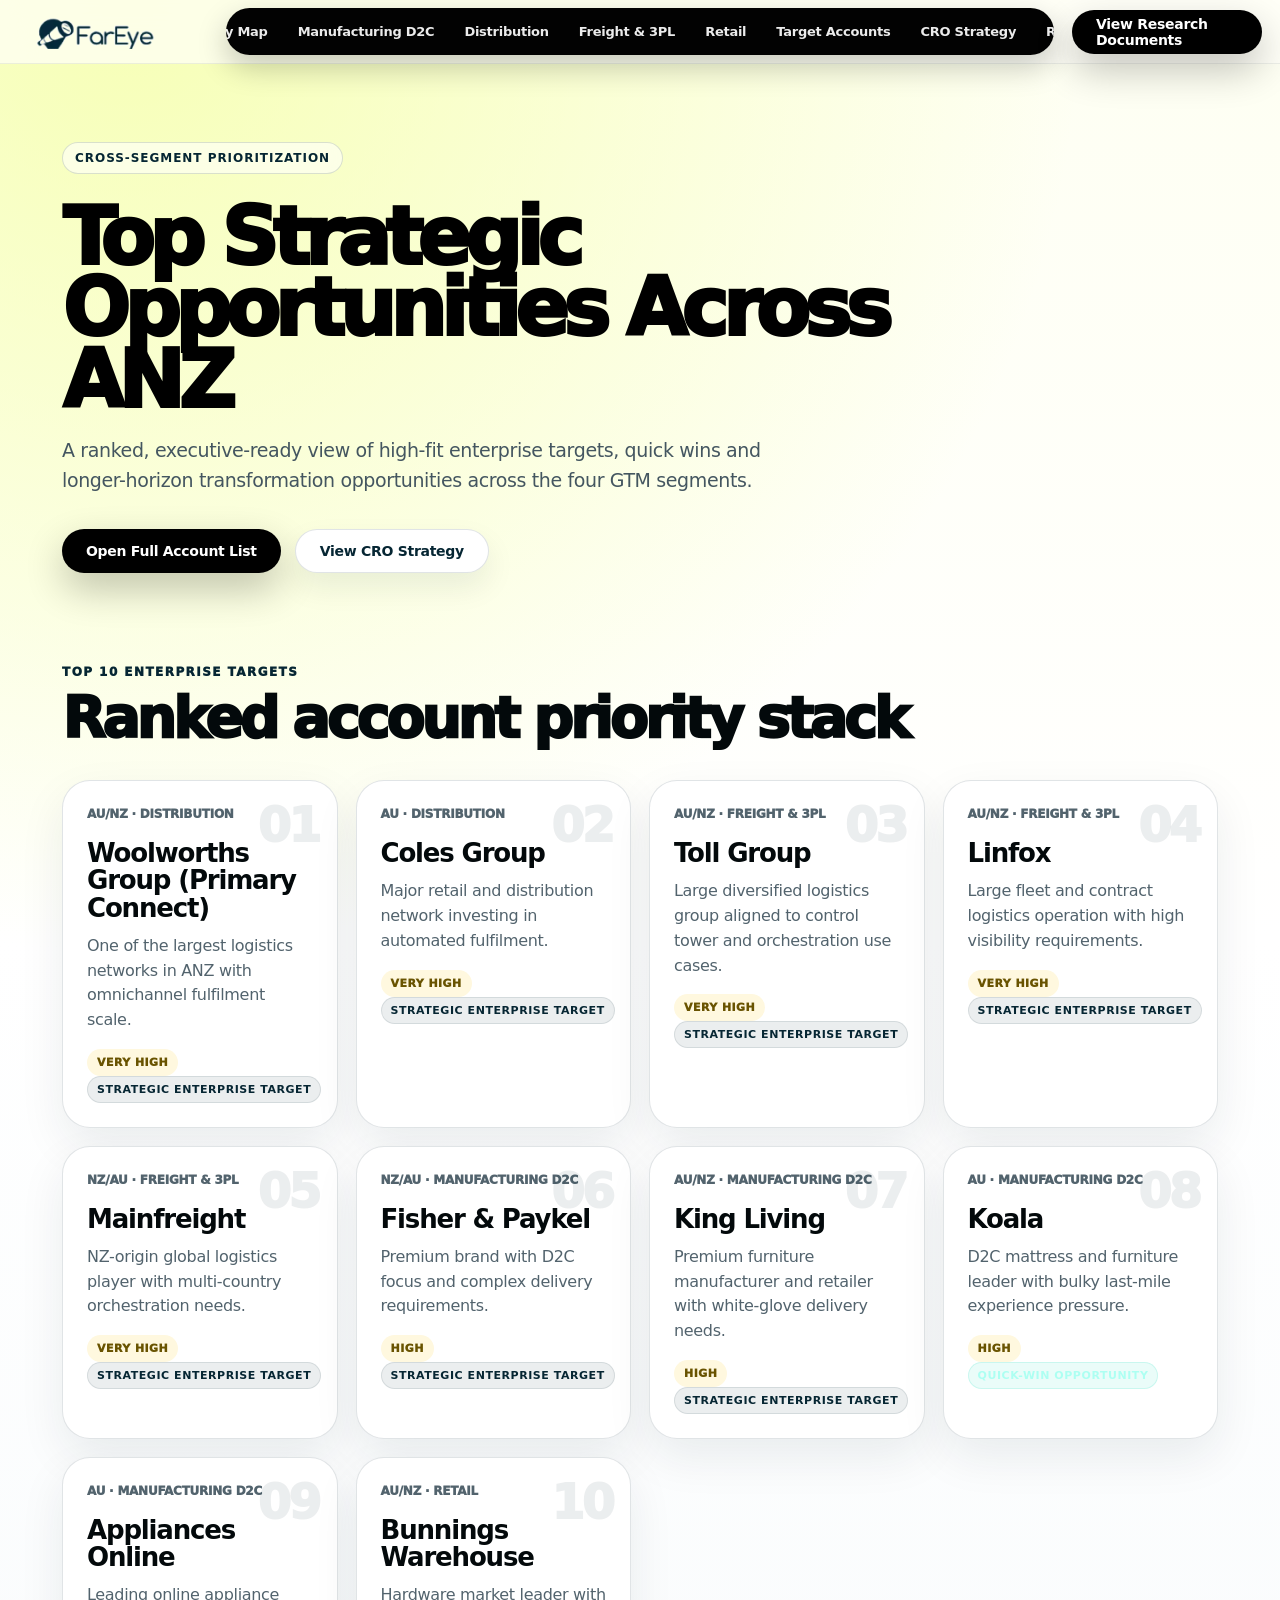
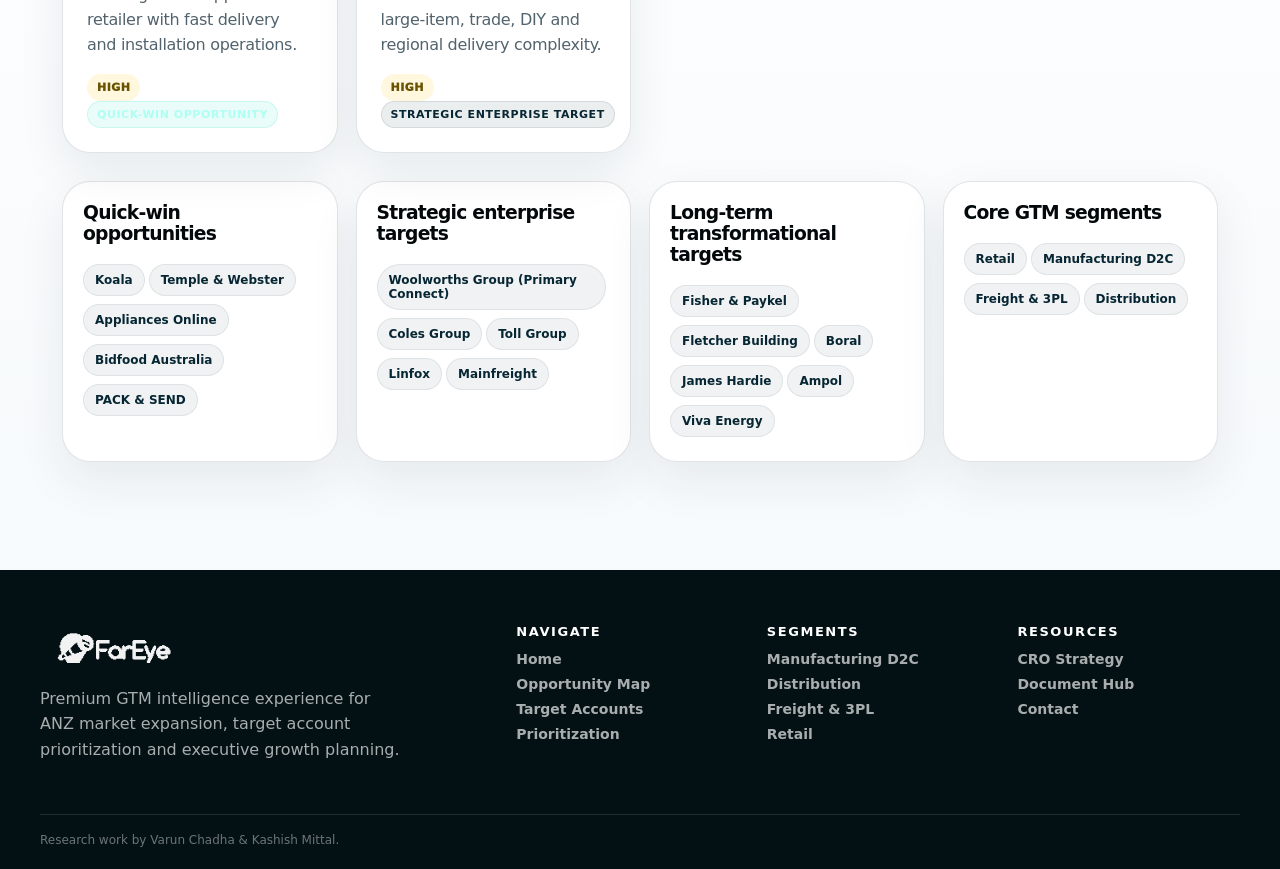
<file: prioritization.html>
<!doctype html>
<html lang="en">
<head>
<title>Strategic Opportunities | FarEye ANZ</title>

<meta charset="utf-8">
<meta name="viewport" content="width=device-width, initial-scale=1">
<meta name="description" content="FarEye ANZ GTM Command Center - interactive market intelligence, target account database and sales expansion dashboard.">
<link rel="icon" href="assets/img/fareye-logo.png">
<link rel="stylesheet" href="assets/css/styles.css">
<script src="assets/js/data.js" defer></script>
<script src="assets/js/app.js" defer></script>
</head>
<body>

<header class="site-header">
  <div class="header-inner">
    <a href="index.html" class="logo-link" aria-label="FarEye ANZ home"><img src="assets/img/fareye-logo.png" alt="FarEye"></a>
    <nav class="nav-pill" aria-label="Primary navigation">
      <a href="index.html">Home</a>
<a href="opportunity-map.html">Opportunity Map</a>
<a href="manufacturing-d2c.html">Manufacturing D2C</a>
<a href="distribution.html">Distribution</a>
<a href="freight-3pl.html">Freight & 3PL</a>
<a href="retail.html">Retail</a>
<a href="target-accounts.html">Target Accounts</a>
<a href="cro-strategy.html">CRO Strategy</a>
<a href="resources.html">Resources</a>
<a href="contact.html">Contact</a>
    </nav>
    <div class="header-actions">
      <a class="header-cta" href="resources.html">View Research Documents</a>
      <button class="menu-toggle" aria-label="Open menu">Menu</button>
    </div>
  </div>
</header>

<main>

<section class="page-hero">
  <span class="eyebrow">Cross-segment prioritization</span>
  <h1 class="page-title">Top Strategic Opportunities Across ANZ</h1>
  <p class="page-copy">A ranked, executive-ready view of high-fit enterprise targets, quick wins and longer-horizon transformation opportunities across the four GTM segments.</p>
  <div class="hero-actions"><a class="btn primary" href="target-accounts.html">Open Full Account List</a><a class="btn secondary" href="cro-strategy.html">View CRO Strategy</a></div>
</section>
<section class="section tight"><div class="section-head"><div><p class="section-label">Top 10 enterprise targets</p><h2 class="section-title">Ranked account priority stack</h2></div></div><div id="priority-app"></div></section>

</main>

<footer class="site-footer">
  <div class="footer-inner">
    <div>
      <img src="assets/img/fareye-logo.png" class="footer-logo" alt="FarEye">
      <p style="color:rgba(255,255,255,.66);line-height:1.6;max-width:360px;margin-top:18px">Premium GTM intelligence experience for ANZ market expansion, target account prioritization and executive growth planning.</p>
    </div>
    <div class="footer-links">
      <div><h4>Navigate</h4><a href="index.html">Home</a><a href="opportunity-map.html">Opportunity Map</a><a href="target-accounts.html">Target Accounts</a><a href="prioritization.html">Prioritization</a></div>
      <div><h4>Segments</h4><a href="manufacturing-d2c.html">Manufacturing D2C</a><a href="distribution.html">Distribution</a><a href="freight-3pl.html">Freight & 3PL</a><a href="retail.html">Retail</a></div>
      <div><h4>Resources</h4><a href="cro-strategy.html">CRO Strategy</a><a href="resources.html">Document Hub</a><a href="contact.html">Contact</a></div>
    </div>
  </div>
  <div class="footer-note">Research work by Varun Chadha &amp; Kashish Mittal.</div>
</footer>
<div class="mobile-only" style="height:1px"></div>

</body>
</html>
</file>
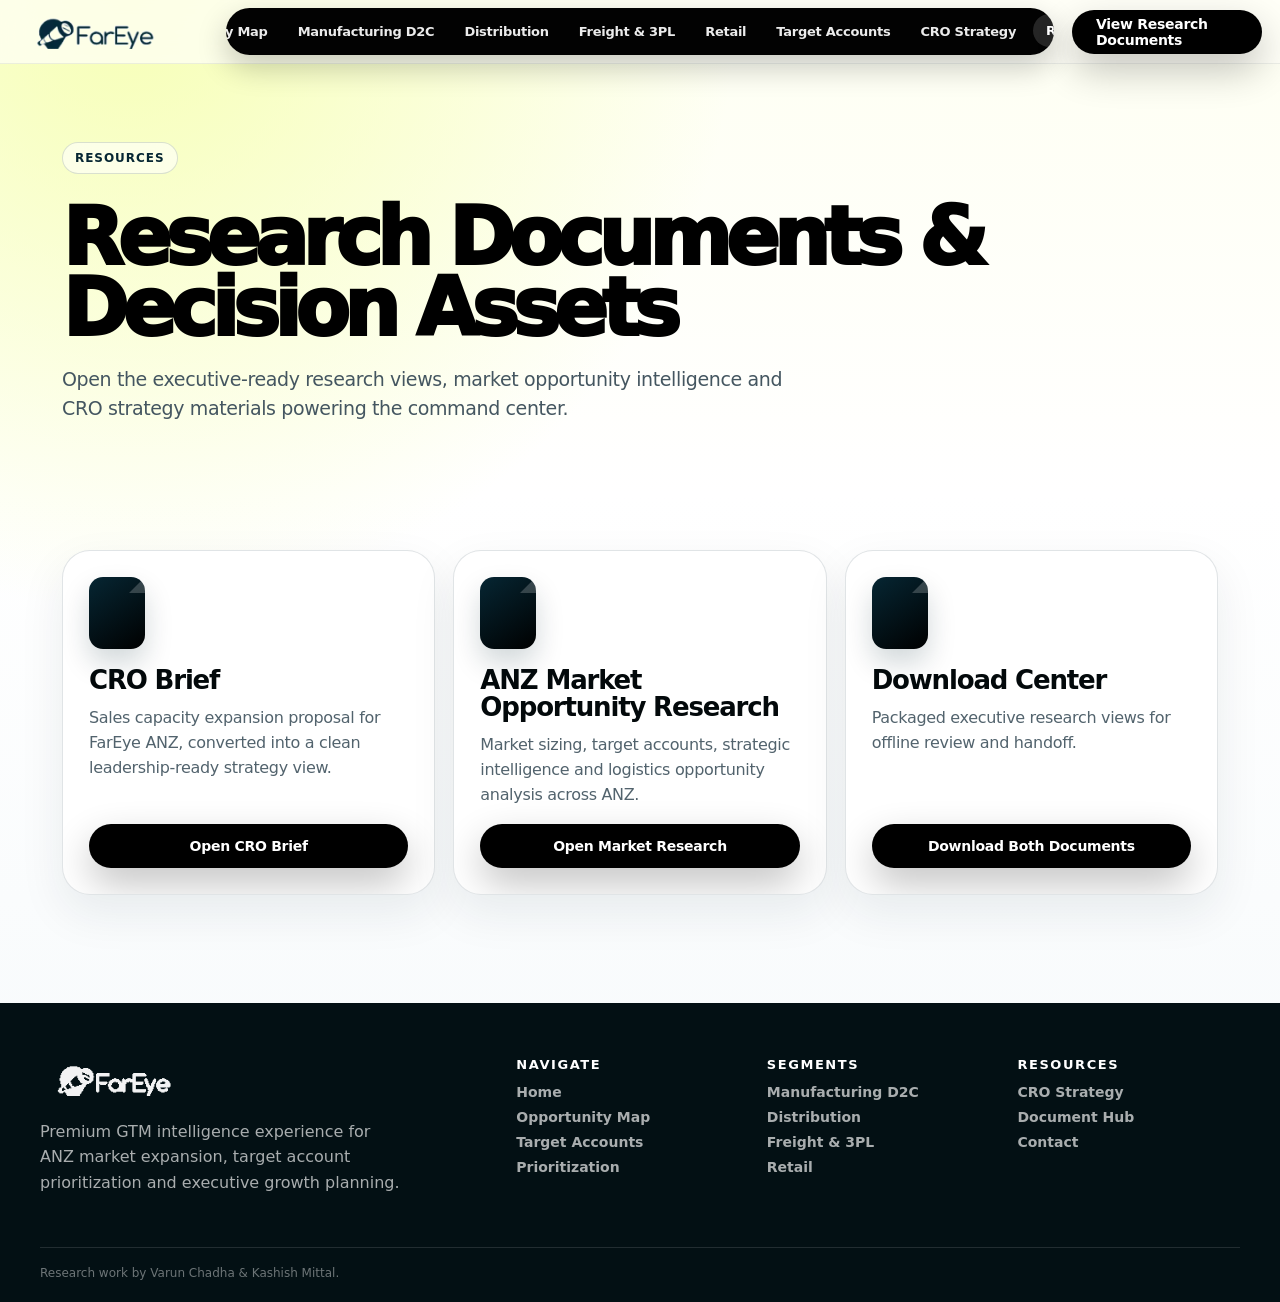
<file: resources.html>
<!doctype html>
<html lang="en">
<head>
<title>Resources | FarEye ANZ</title>

<meta charset="utf-8">
<meta name="viewport" content="width=device-width, initial-scale=1">
<meta name="description" content="FarEye ANZ GTM Command Center - interactive market intelligence, target account database and sales expansion dashboard.">
<link rel="icon" href="assets/img/fareye-logo.png">
<link rel="stylesheet" href="assets/css/styles.css">
<script src="assets/js/data.js" defer></script>
<script src="assets/js/app.js" defer></script>
</head>
<body>

<header class="site-header">
  <div class="header-inner">
    <a href="index.html" class="logo-link" aria-label="FarEye ANZ home"><img src="assets/img/fareye-logo.png" alt="FarEye"></a>
    <nav class="nav-pill" aria-label="Primary navigation">
      <a href="index.html">Home</a>
<a href="opportunity-map.html">Opportunity Map</a>
<a href="manufacturing-d2c.html">Manufacturing D2C</a>
<a href="distribution.html">Distribution</a>
<a href="freight-3pl.html">Freight & 3PL</a>
<a href="retail.html">Retail</a>
<a href="target-accounts.html">Target Accounts</a>
<a href="cro-strategy.html">CRO Strategy</a>
<a href="resources.html">Resources</a>
<a href="contact.html">Contact</a>
    </nav>
    <div class="header-actions">
      <a class="header-cta" href="resources.html">View Research Documents</a>
      <button class="menu-toggle" aria-label="Open menu">Menu</button>
    </div>
  </div>
</header>

<main>

<section class="page-hero">
  <span class="eyebrow">Resources</span>
  <h1 class="page-title">Research Documents &amp; Decision Assets</h1>
  <p class="page-copy">Open the executive-ready research views, market opportunity intelligence and CRO strategy materials powering the command center.</p>
</section>
<section class="section tight"><div class="grid three"><article class="card resource-card"><div><div class="document-icon"></div><h3>CRO Brief</h3><p>Sales capacity expansion proposal for FarEye ANZ, converted into a clean leadership-ready strategy view.</p></div><a class="btn primary" href="cro-brief.html">Open CRO Brief</a></article><article class="card resource-card"><div><div class="document-icon"></div><h3>ANZ Market Opportunity Research</h3><p>Market sizing, target accounts, strategic intelligence and logistics opportunity analysis across ANZ.</p></div><a class="btn primary" href="market-research.html">Open Market Research</a></article><article class="card resource-card"><div><div class="document-icon"></div><h3>Download Center</h3><p>Packaged executive research views for offline review and handoff.</p></div><a class="btn primary" href="assets/downloads/fareye-anz-research-pack.zip" download>Download Both Documents</a></article></div></section>

</main>

<footer class="site-footer">
  <div class="footer-inner">
    <div>
      <img src="assets/img/fareye-logo.png" class="footer-logo" alt="FarEye">
      <p style="color:rgba(255,255,255,.66);line-height:1.6;max-width:360px;margin-top:18px">Premium GTM intelligence experience for ANZ market expansion, target account prioritization and executive growth planning.</p>
    </div>
    <div class="footer-links">
      <div><h4>Navigate</h4><a href="index.html">Home</a><a href="opportunity-map.html">Opportunity Map</a><a href="target-accounts.html">Target Accounts</a><a href="prioritization.html">Prioritization</a></div>
      <div><h4>Segments</h4><a href="manufacturing-d2c.html">Manufacturing D2C</a><a href="distribution.html">Distribution</a><a href="freight-3pl.html">Freight & 3PL</a><a href="retail.html">Retail</a></div>
      <div><h4>Resources</h4><a href="cro-strategy.html">CRO Strategy</a><a href="resources.html">Document Hub</a><a href="contact.html">Contact</a></div>
    </div>
  </div>
  <div class="footer-note">Research work by Varun Chadha &amp; Kashish Mittal.</div>
</footer>
<div class="mobile-only" style="height:1px"></div>

</body>
</html>
</file>
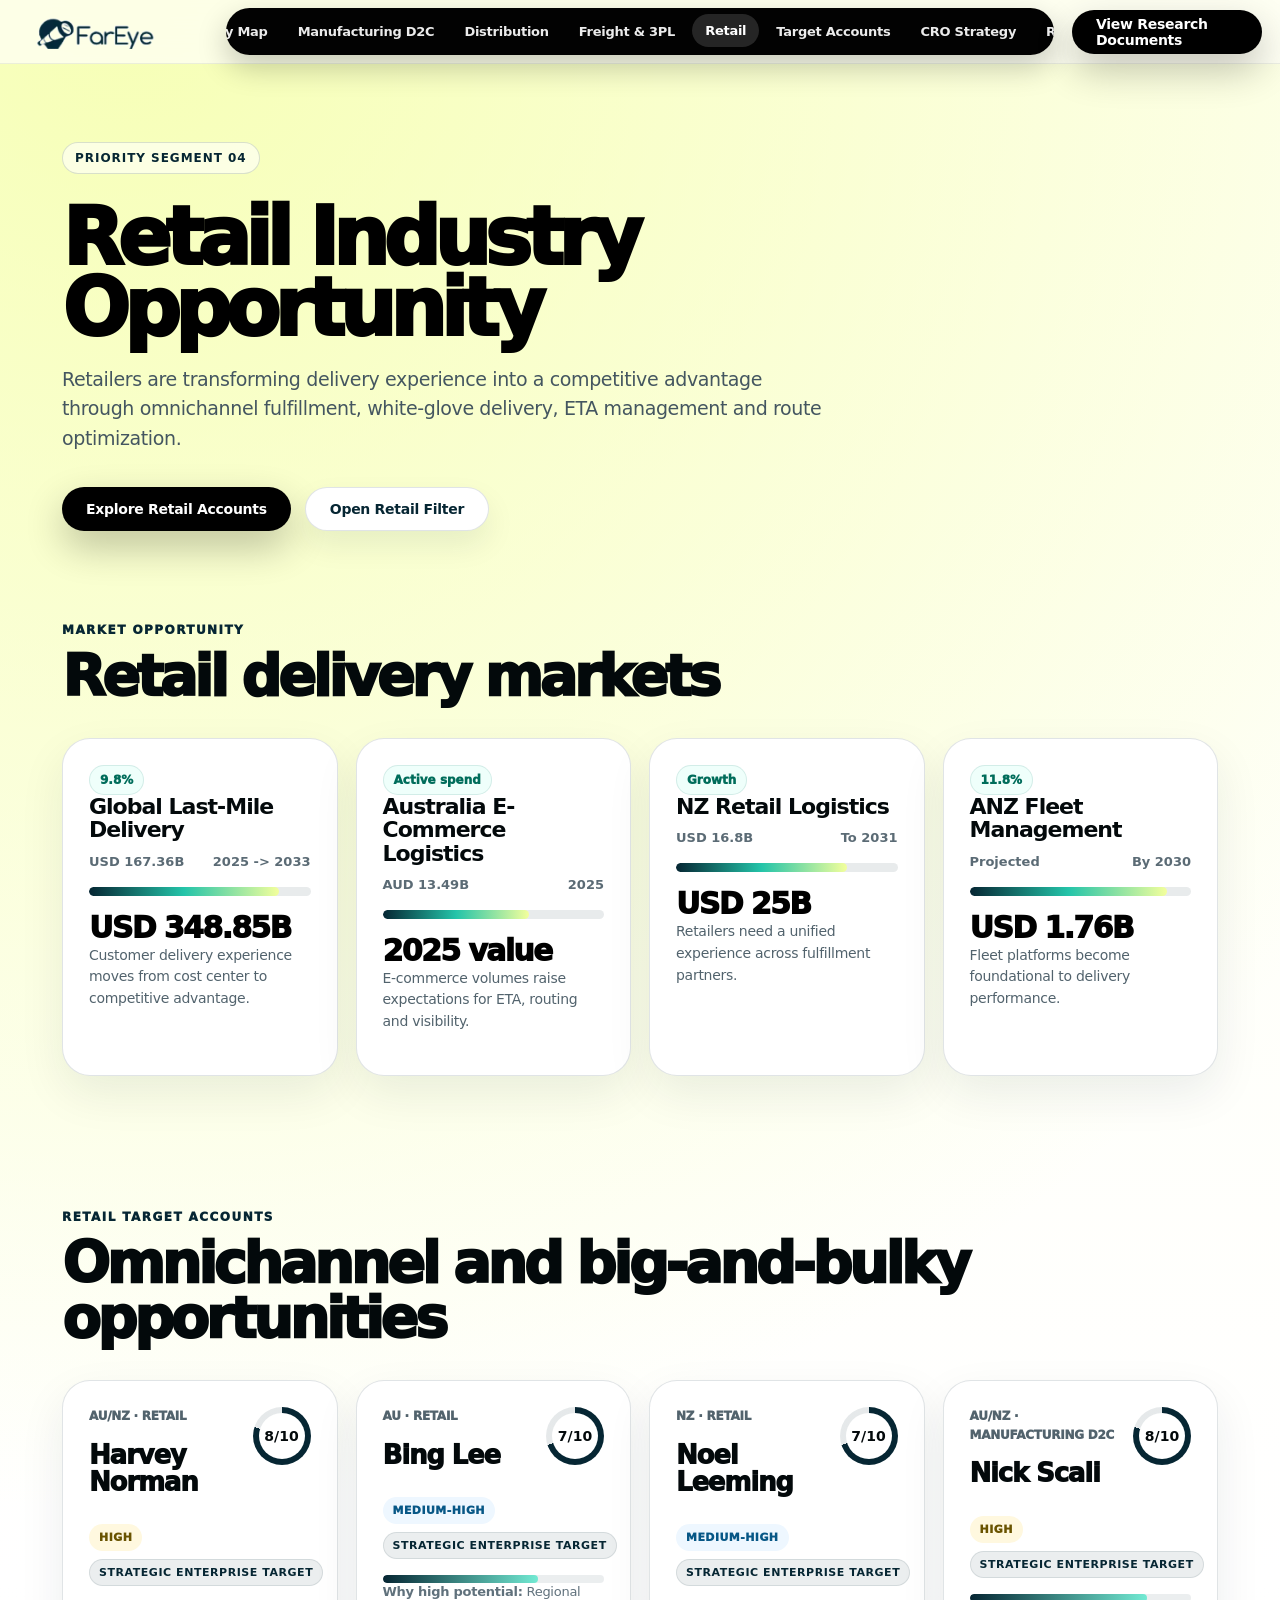
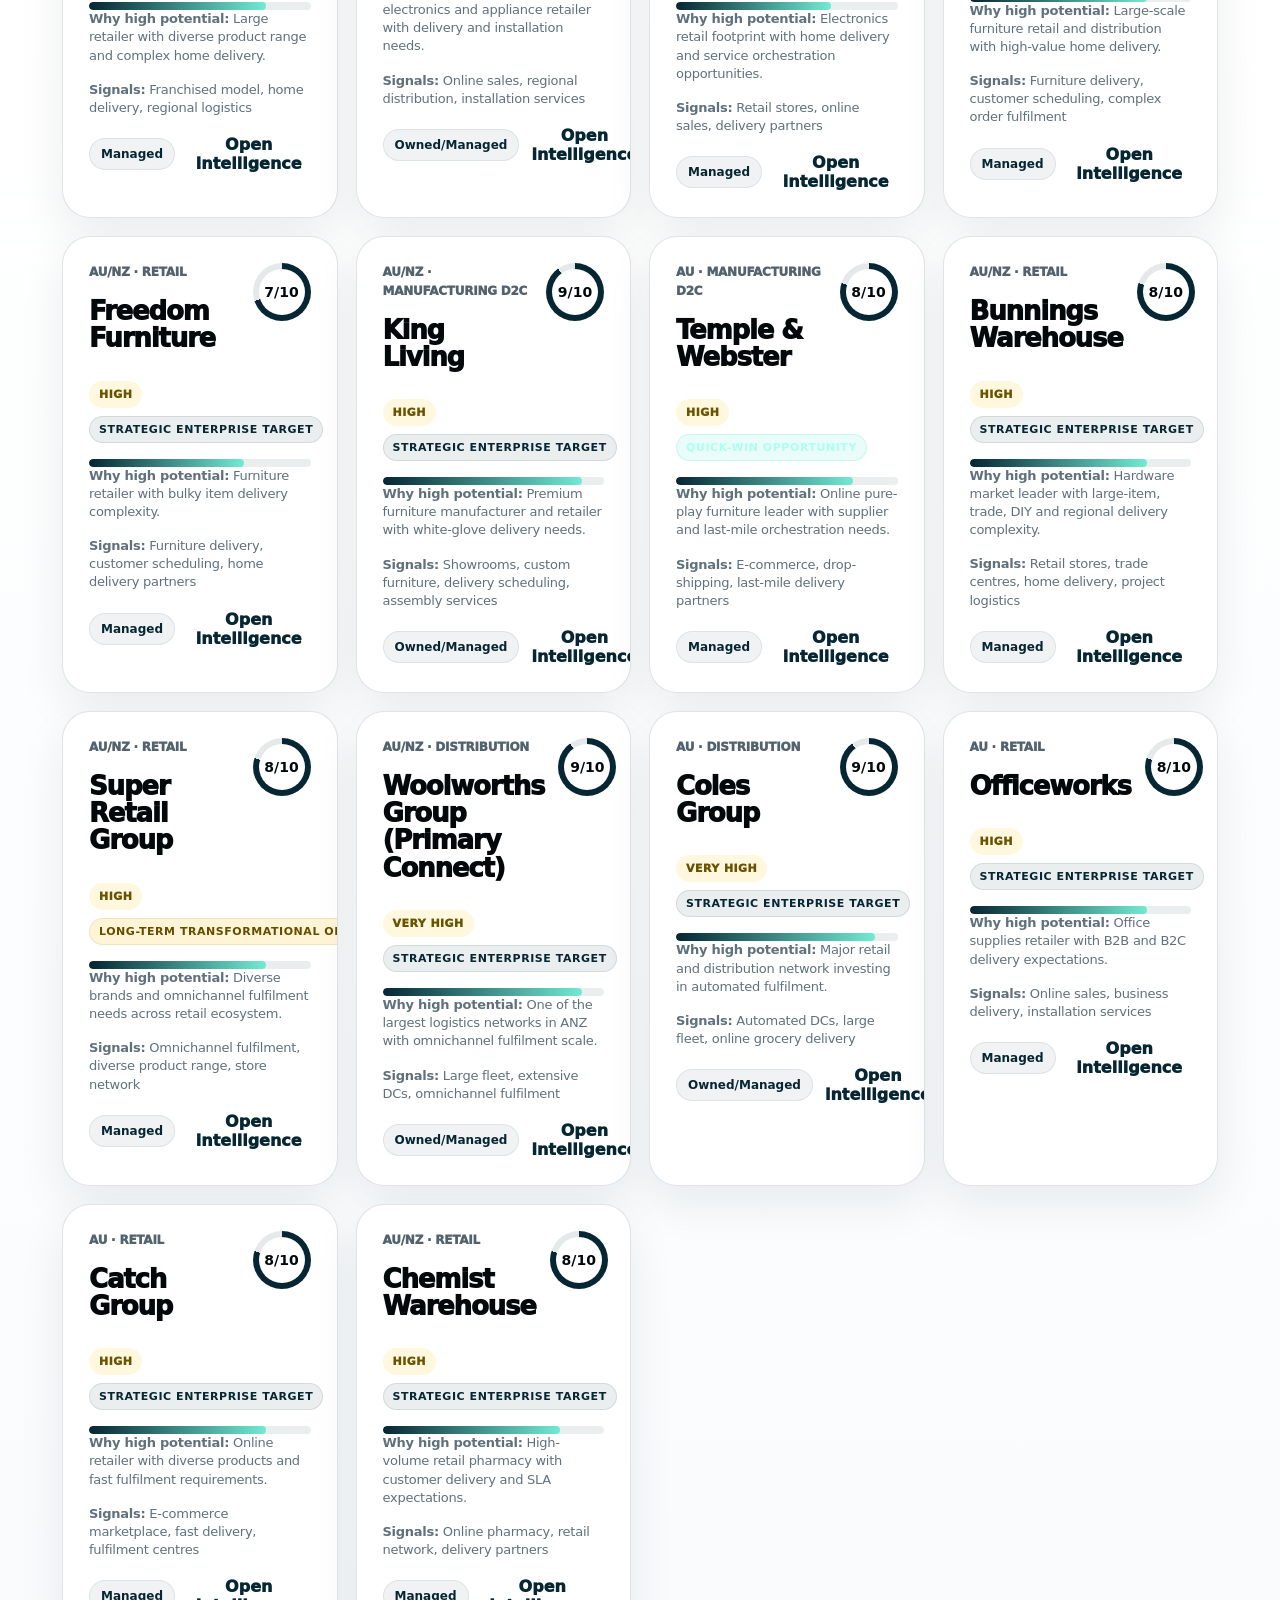
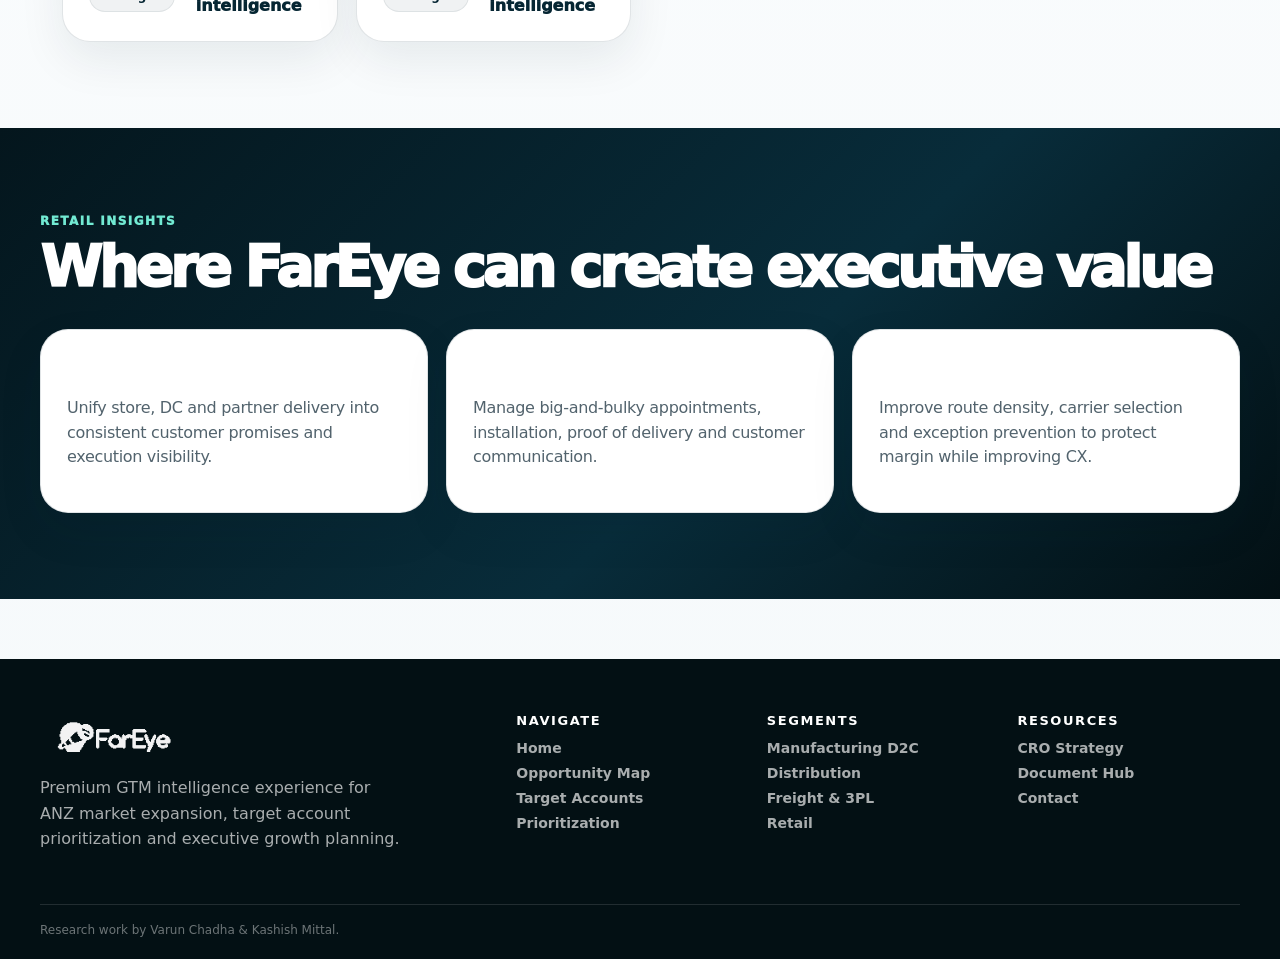
<file: retail.html>
<!doctype html>
<html lang="en">
<head>
<title>Retail | FarEye ANZ</title>

<meta charset="utf-8">
<meta name="viewport" content="width=device-width, initial-scale=1">
<meta name="description" content="FarEye ANZ GTM Command Center - interactive market intelligence, target account database and sales expansion dashboard.">
<link rel="icon" href="assets/img/fareye-logo.png">
<link rel="stylesheet" href="assets/css/styles.css">
<script src="assets/js/data.js" defer></script>
<script src="assets/js/app.js" defer></script>
</head>
<body>

<header class="site-header">
  <div class="header-inner">
    <a href="index.html" class="logo-link" aria-label="FarEye ANZ home"><img src="assets/img/fareye-logo.png" alt="FarEye"></a>
    <nav class="nav-pill" aria-label="Primary navigation">
      <a href="index.html">Home</a>
<a href="opportunity-map.html">Opportunity Map</a>
<a href="manufacturing-d2c.html">Manufacturing D2C</a>
<a href="distribution.html">Distribution</a>
<a href="freight-3pl.html">Freight & 3PL</a>
<a href="retail.html">Retail</a>
<a href="target-accounts.html">Target Accounts</a>
<a href="cro-strategy.html">CRO Strategy</a>
<a href="resources.html">Resources</a>
<a href="contact.html">Contact</a>
    </nav>
    <div class="header-actions">
      <a class="header-cta" href="resources.html">View Research Documents</a>
      <button class="menu-toggle" aria-label="Open menu">Menu</button>
    </div>
  </div>
</header>

<main>

<section class="page-hero">
  <span class="eyebrow">Priority segment 04</span>
  <h1 class="page-title">Retail Industry Opportunity</h1>
  <p class="page-copy">Retailers are transforming delivery experience into a competitive advantage through omnichannel fulfillment, white-glove delivery, ETA management and route optimization.</p>
  <div class="hero-actions"><a class="btn primary" href="#retail-accounts">Explore Retail Accounts</a><a class="btn secondary" href="target-accounts.html?segment=Retail">Open Retail Filter</a></div>
</section>
<section class="section tight"><div class="section-head"><div><p class="section-label">Market opportunity</p><h2 class="section-title">Retail delivery markets</h2></div></div><div class="grid four" data-market-group="retail"></div></section>
<section class="section" id="retail-accounts"><div class="section-head"><div><p class="section-label">Retail target accounts</p><h2 class="section-title">Omnichannel and big-and-bulky opportunities</h2></div></div><div class="account-grid" data-render="accounts" data-segment="Retail" data-include="Harvey Norman|Bing Lee|Noel Leeming|Nick Scali|Freedom Furniture|King Living|Temple & Webster|Bunnings Warehouse|Super Retail Group|Woolworths Group (Primary Connect)|Coles Group|Officeworks|Catch Group|Chemist Warehouse"></div></section>
<section class="section dark"><div class="section-head"><div><p class="section-label">Retail insights</p><h2 class="section-title">Where FarEye can create executive value</h2></div></div><div class="grid three"><article class="card"><h3>Omnichannel fulfillment</h3><p>Unify store, DC and partner delivery into consistent customer promises and execution visibility.</p></article><article class="card"><h3>White-glove delivery</h3><p>Manage big-and-bulky appointments, installation, proof of delivery and customer communication.</p></article><article class="card"><h3>Delivery cost reduction</h3><p>Improve route density, carrier selection and exception prevention to protect margin while improving CX.</p></article></div></section>

</main>

<footer class="site-footer">
  <div class="footer-inner">
    <div>
      <img src="assets/img/fareye-logo.png" class="footer-logo" alt="FarEye">
      <p style="color:rgba(255,255,255,.66);line-height:1.6;max-width:360px;margin-top:18px">Premium GTM intelligence experience for ANZ market expansion, target account prioritization and executive growth planning.</p>
    </div>
    <div class="footer-links">
      <div><h4>Navigate</h4><a href="index.html">Home</a><a href="opportunity-map.html">Opportunity Map</a><a href="target-accounts.html">Target Accounts</a><a href="prioritization.html">Prioritization</a></div>
      <div><h4>Segments</h4><a href="manufacturing-d2c.html">Manufacturing D2C</a><a href="distribution.html">Distribution</a><a href="freight-3pl.html">Freight & 3PL</a><a href="retail.html">Retail</a></div>
      <div><h4>Resources</h4><a href="cro-strategy.html">CRO Strategy</a><a href="resources.html">Document Hub</a><a href="contact.html">Contact</a></div>
    </div>
  </div>
  <div class="footer-note">Research work by Varun Chadha &amp; Kashish Mittal.</div>
</footer>
<div class="mobile-only" style="height:1px"></div>

</body>
</html>
</file>
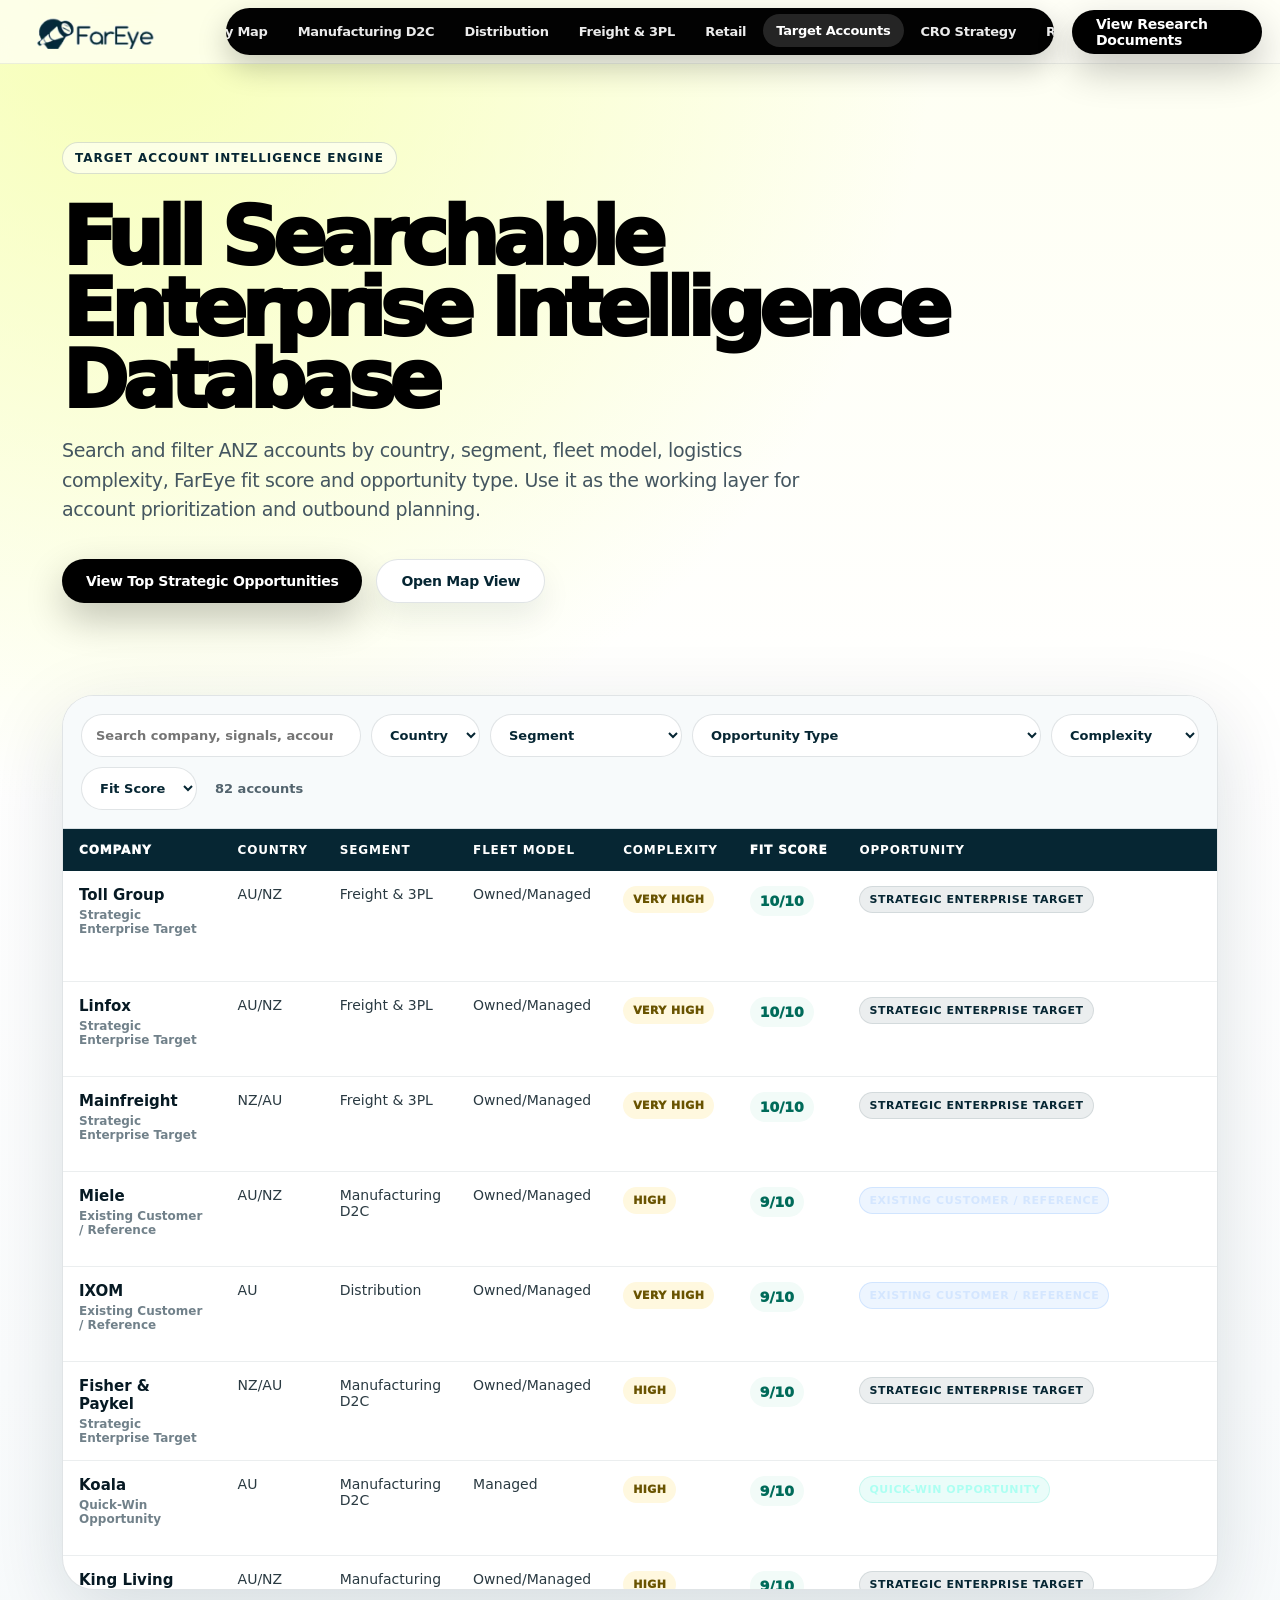
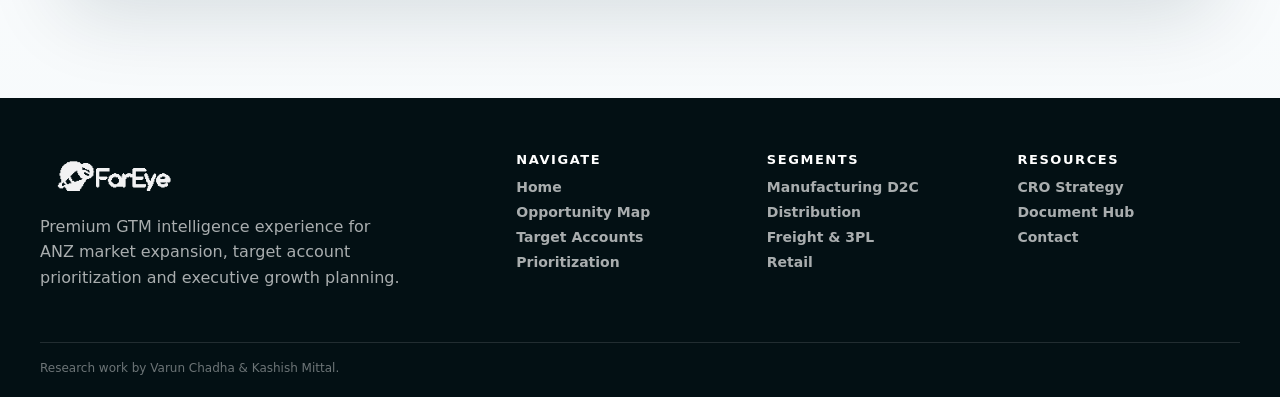
<file: target-accounts.html>
<!doctype html>
<html lang="en">
<head>
<title>Target Account Database | FarEye ANZ</title>

<meta charset="utf-8">
<meta name="viewport" content="width=device-width, initial-scale=1">
<meta name="description" content="FarEye ANZ GTM Command Center - interactive market intelligence, target account database and sales expansion dashboard.">
<link rel="icon" href="assets/img/fareye-logo.png">
<link rel="stylesheet" href="assets/css/styles.css">
<script src="assets/js/data.js" defer></script>
<script src="assets/js/app.js" defer></script>
</head>
<body>

<header class="site-header">
  <div class="header-inner">
    <a href="index.html" class="logo-link" aria-label="FarEye ANZ home"><img src="assets/img/fareye-logo.png" alt="FarEye"></a>
    <nav class="nav-pill" aria-label="Primary navigation">
      <a href="index.html">Home</a>
<a href="opportunity-map.html">Opportunity Map</a>
<a href="manufacturing-d2c.html">Manufacturing D2C</a>
<a href="distribution.html">Distribution</a>
<a href="freight-3pl.html">Freight & 3PL</a>
<a href="retail.html">Retail</a>
<a href="target-accounts.html">Target Accounts</a>
<a href="cro-strategy.html">CRO Strategy</a>
<a href="resources.html">Resources</a>
<a href="contact.html">Contact</a>
    </nav>
    <div class="header-actions">
      <a class="header-cta" href="resources.html">View Research Documents</a>
      <button class="menu-toggle" aria-label="Open menu">Menu</button>
    </div>
  </div>
</header>

<main>

<section class="page-hero">
  <span class="eyebrow">Target account intelligence engine</span>
  <h1 class="page-title">Full Searchable Enterprise Intelligence Database</h1>
  <p class="page-copy">Search and filter ANZ accounts by country, segment, fleet model, logistics complexity, FarEye fit score and opportunity type. Use it as the working layer for account prioritization and outbound planning.</p>
  <div class="hero-actions"><a class="btn primary" href="prioritization.html">View Top Strategic Opportunities</a><a class="btn secondary" href="opportunity-map.html">Open Map View</a></div>
</section>
<section class="section tight"><div id="account-database"></div></section>

</main>

<footer class="site-footer">
  <div class="footer-inner">
    <div>
      <img src="assets/img/fareye-logo.png" class="footer-logo" alt="FarEye">
      <p style="color:rgba(255,255,255,.66);line-height:1.6;max-width:360px;margin-top:18px">Premium GTM intelligence experience for ANZ market expansion, target account prioritization and executive growth planning.</p>
    </div>
    <div class="footer-links">
      <div><h4>Navigate</h4><a href="index.html">Home</a><a href="opportunity-map.html">Opportunity Map</a><a href="target-accounts.html">Target Accounts</a><a href="prioritization.html">Prioritization</a></div>
      <div><h4>Segments</h4><a href="manufacturing-d2c.html">Manufacturing D2C</a><a href="distribution.html">Distribution</a><a href="freight-3pl.html">Freight & 3PL</a><a href="retail.html">Retail</a></div>
      <div><h4>Resources</h4><a href="cro-strategy.html">CRO Strategy</a><a href="resources.html">Document Hub</a><a href="contact.html">Contact</a></div>
    </div>
  </div>
  <div class="footer-note">Research work by Varun Chadha &amp; Kashish Mittal.</div>
</footer>
<div class="mobile-only" style="height:1px"></div>

</body>
</html>
</file>
<file: assets/css/styles.css>
:root{
  --ink:#03090b;
  --navy:#062633;
  --navy-2:#0a3848;
  --slate:#5b6b75;
  --muted:#8798a3;
  --line:rgba(6,38,51,.12);
  --panel:#ffffff;
  --cream:#fbfff3;
  --pale:#f3ff9c;
  --pale-2:#fbffd2;
  --mint:#72ead3;
  --aqua:#7db4ff;
  --amber:#ffe8a5;
  --shadow:0 24px 80px rgba(6,38,51,.14);
  --shadow-strong:0 38px 100px rgba(3,9,11,.28);
  --radius:28px;
  --radius-sm:18px;
  --max:1200px;
}
*{box-sizing:border-box}
html{scroll-behavior:smooth}
body{
  margin:0;
  font-family:Inter, ui-sans-serif, system-ui, -apple-system, BlinkMacSystemFont, "Segoe UI", sans-serif;
  color:var(--ink);
  background:
    radial-gradient(circle at 10% 0%, rgba(243,255,156,.7), transparent 35%),
    linear-gradient(180deg, #fefff2 0%, #fff 38%, #f5f9fb 100%);
  overflow-x:hidden;
}
body.menu-open{overflow:hidden}
a{color:inherit;text-decoration:none}
button,input,select,textarea{font:inherit}
img{max-width:100%;display:block}
::selection{background:var(--pale);color:var(--ink)}
.site-header{
  position:sticky;
  top:0;
  z-index:1000;
  padding:8px 18px;
  backdrop-filter:blur(22px);
  background:rgba(255,255,248,.72);
  border-bottom:1px solid rgba(6,38,51,.07);
}
.header-inner{
  max-width:1320px;
  margin:0 auto;
  display:grid;
  grid-template-columns:190px minmax(0,1fr) 190px;
  gap:18px;
  align-items:center;
}
.logo-link{display:inline-flex;align-items:center;gap:10px;min-width:160px}
.logo-link img{height:46px;width:auto;object-fit:contain}
.nav-pill{
  display:flex;
  align-items:center;
  justify-content:center;
  gap:4px;
  padding:7px 10px;
  border-radius:999px;
  background:#020202;
  box-shadow:0 12px 30px rgba(3,9,11,.22);
  overflow-x:auto;
  scrollbar-width:none;
  white-space:nowrap;
}
.nav-pill::-webkit-scrollbar{display:none}
.nav-pill a{
  color:#fff;
  font-size:13px;
  font-weight:700;
  letter-spacing:-.02em;
  padding:9px 13px;
  border-radius:999px;
  transition:all .25s ease;
  opacity:.92;
}
.nav-pill a:hover,.nav-pill a.active{background:rgba(255,255,255,.14);opacity:1;transform:translateY(-1px)}
.header-actions{display:flex;align-items:center;justify-content:flex-end;gap:10px}
.header-cta,.btn{
  appearance:none;
  border:0;
  cursor:pointer;
  display:inline-flex;
  align-items:center;
  justify-content:center;
  gap:10px;
  min-height:44px;
  padding:0 24px;
  border-radius:999px;
  font-weight:800;
  font-size:14px;
  letter-spacing:-.02em;
  transition:transform .25s ease, box-shadow .25s ease, background .25s ease, border-color .25s ease;
}
.header-cta,.btn.primary{background:#000;color:#fff;box-shadow:0 16px 38px rgba(0,0,0,.24)}
.header-cta:hover,.btn.primary:hover{transform:translateY(-2px);box-shadow:0 20px 46px rgba(0,0,0,.3)}
.btn.secondary{background:#fff;color:var(--navy);border:1px solid var(--line);box-shadow:0 14px 30px rgba(6,38,51,.08)}
.btn.secondary:hover{transform:translateY(-2px);box-shadow:0 18px 40px rgba(6,38,51,.14)}
.btn.ghost{background:transparent;color:var(--navy);border:1px solid rgba(6,38,51,.2)}
.btn.ghost:hover{background:#fff;transform:translateY(-2px)}
.menu-toggle{display:none;background:#000;color:#fff;border:0;border-radius:999px;padding:12px 14px;font-weight:800}
.hero{
  position:relative;
  overflow:hidden;
  min-height:calc(100vh - 65px);
  background:
    radial-gradient(circle at 46% 21%, rgba(234,255,101,.8), transparent 26%),
    radial-gradient(circle at 70% 12%, rgba(255,255,255,.75), transparent 31%),
    linear-gradient(110deg, #fff 0%, #fbffe2 39%, #f0ff90 55%, #fcfff4 100%);
  border-bottom:1px solid rgba(6,38,51,.08);
}
.hero:before,.hero:after{content:"";position:absolute;border-radius:999px;filter:blur(6px);opacity:.45;pointer-events:none}
.hero:before{width:600px;height:600px;right:-180px;top:-180px;background:radial-gradient(circle, rgba(126,231,210,.45), transparent 62%)}
.hero:after{width:520px;height:520px;left:-220px;bottom:-260px;background:radial-gradient(circle, rgba(125,180,255,.25), transparent 60%)}
.hero-shell{
  max-width:1320px;
  margin:0 auto;
  padding:84px 22px 56px;
  display:grid;
  grid-template-columns:minmax(0,1.04fr) minmax(420px,.96fr);
  gap:34px;
  align-items:center;
  position:relative;
  z-index:2;
}
.eyebrow{
  display:inline-flex;
  align-items:center;
  gap:8px;
  padding:8px 12px;
  border:1px solid rgba(6,38,51,.14);
  background:rgba(255,255,255,.58);
  border-radius:999px;
  color:var(--navy);
  font-size:12px;
  font-weight:900;
  text-transform:uppercase;
  letter-spacing:.08em;
  backdrop-filter:blur(14px);
}
.hero-title,.page-title{
  font-size:clamp(48px, 7.4vw, 96px);
  line-height:.9;
  letter-spacing:-.075em;
  margin:28px 0 24px;
  font-weight:950;
  color:#000;
}
.page-title{font-size:clamp(44px, 6.2vw, 84px);max-width:960px}
.hero-kicker{
  font-size:clamp(22px,2.4vw,31px);
  line-height:1.12;
  color:#8aa2ff;
  font-weight:650;
  letter-spacing:-.045em;
  margin:0 0 28px;
}
.hero-kicker strong{font-weight:950;color:#7f97ff}
.hero-copy,.page-copy{
  max-width:650px;
  font-size:18px;
  line-height:1.55;
  color:#111;
  letter-spacing:-.02em;
  margin:0 0 34px;
}
.page-copy{color:#445660;font-size:19px;max-width:760px}
.hero-actions,.section-actions{display:flex;flex-wrap:wrap;gap:14px;align-items:center}
.hero-visual{
  position:relative;
  min-height:560px;
  border-radius:36px;
  padding:24px;
  background:
    linear-gradient(145deg, rgba(6,38,51,.94), rgba(1,10,15,.97)),
    radial-gradient(circle at top right, rgba(114,234,211,.25), transparent 34%);
  color:#fff;
  box-shadow:var(--shadow-strong);
  overflow:hidden;
  transform-style:preserve-3d;
}
.hero-visual:before{content:"";position:absolute;inset:1px;border-radius:35px;border:1px solid rgba(255,255,255,.14);pointer-events:none}
.visual-top{display:flex;justify-content:space-between;align-items:center;gap:18px;position:relative;z-index:2}
.visual-label{font-size:12px;text-transform:uppercase;letter-spacing:.1em;color:rgba(255,255,255,.62);font-weight:900}
.live-chip{display:inline-flex;align-items:center;gap:8px;background:rgba(255,255,255,.1);border:1px solid rgba(255,255,255,.18);border-radius:999px;padding:8px 12px;font-size:12px;font-weight:900;color:#dbfff9}
.live-chip i{width:8px;height:8px;border-radius:999px;background:var(--mint);box-shadow:0 0 0 0 rgba(114,234,211,.6);animation:pulse 1.6s infinite}
.hero-map{position:absolute;inset:88px 20px 92px;opacity:.95}
.hero-map svg{width:100%;height:100%;overflow:visible}
.route-line{stroke-dasharray:8 12;animation:route 13s linear infinite}
.pulse-dot{animation:mapPulse 2.3s ease-in-out infinite;transform-origin:center}
.floating-card{
  position:absolute;
  z-index:3;
  width:min(255px,45%);
  padding:16px;
  border-radius:22px;
  background:rgba(255,255,255,.12);
  border:1px solid rgba(255,255,255,.18);
  backdrop-filter:blur(18px);
  box-shadow:0 20px 50px rgba(0,0,0,.22);
  animation:floaty 7s ease-in-out infinite;
}
.floating-card:nth-of-type(2){animation-delay:-2s}
.floating-card:nth-of-type(3){animation-delay:-4s}
.floating-card h4{font-size:14px;margin:0 0 10px;letter-spacing:-.02em;color:#fff}
.floating-card ul{list-style:none;margin:0 0 12px;padding:0;display:grid;gap:6px;color:rgba(255,255,255,.82);font-size:13px}
.badge{display:inline-flex;align-items:center;gap:6px;border-radius:999px;padding:6px 9px;font-size:11px;font-weight:900;text-transform:uppercase;letter-spacing:.05em;border:1px solid transparent;white-space:nowrap}
.badge.value{background:rgba(234,255,101,.16);color:#f7ffb5;border-color:rgba(234,255,101,.28)}
.badge.quick{background:rgba(114,234,211,.15);color:#adfff2;border-color:rgba(114,234,211,.28)}
.badge.core{background:rgba(125,180,255,.14);color:#d4e6ff;border-color:rgba(125,180,255,.25)}
.badge.strategic{background:rgba(6,38,51,.08);color:var(--navy);border-color:rgba(6,38,51,.1)}
.badge.long{background:rgba(255,232,165,.45);color:#654c00;border-color:rgba(101,76,0,.1)}
.f-card-1{left:24px;top:128px}.f-card-2{right:20px;top:238px}.f-card-3{left:92px;bottom:35px}
.visual-kpis{position:absolute;right:22px;bottom:26px;display:grid;grid-template-columns:1fr 1fr;gap:10px;z-index:3;max-width:255px}
.visual-kpi{padding:12px;border-radius:18px;background:rgba(255,255,255,.1);border:1px solid rgba(255,255,255,.14)}
.visual-kpi strong{display:block;font-size:22px;letter-spacing:-.04em}.visual-kpi span{font-size:11px;color:rgba(255,255,255,.65);font-weight:700}
.section{max-width:var(--max);margin:0 auto;padding:86px 22px;position:relative}
.section.tight{padding-top:48px;padding-bottom:48px}
.section.dark{
  max-width:none;
  background:linear-gradient(135deg, #04161d, #082c3a 58%, #031014);
  color:#fff;
  padding-left:max(22px, calc((100vw - var(--max))/2));
  padding-right:max(22px, calc((100vw - var(--max))/2));
  overflow:hidden;
}
.section.dark .section-copy{color:rgba(255,255,255,.72)}
.section-head{display:flex;justify-content:space-between;gap:24px;align-items:end;margin-bottom:34px}
.section-head .section-copy{margin:0;max-width:600px}
.section-label{font-size:12px;text-transform:uppercase;letter-spacing:.12em;font-weight:950;color:var(--navy);margin:0 0 12px}.section.dark .section-label{color:var(--mint)}
.section-title{font-size:clamp(34px,4.4vw,62px);letter-spacing:-.065em;line-height:.98;margin:0;font-weight:950;color:var(--ink)}.section.dark .section-title{color:#fff}
.section-copy{font-size:18px;line-height:1.6;color:#52636d;letter-spacing:-.02em;margin:16px 0 0;max-width:740px}
.kpi-strip{max-width:1320px;margin:-30px auto 0;padding:0 22px 40px;display:grid;grid-template-columns:repeat(5,1fr);gap:14px;position:relative;z-index:4}
.kpi-card,.metric-card{
  background:rgba(255,255,255,.86);
  border:1px solid var(--line);
  border-radius:24px;
  padding:20px;
  box-shadow:0 20px 50px rgba(6,38,51,.09);
  backdrop-filter:blur(16px);
  overflow:hidden;
  position:relative;
}
.kpi-card:after,.metric-card:after,.card:after{content:"";position:absolute;inset:0;background:linear-gradient(135deg, rgba(234,255,101,.2), transparent 42%);opacity:0;transition:.3s;pointer-events:none}
.kpi-card:hover:after,.metric-card:hover:after,.card:hover:after{opacity:1}
.kpi-value{font-size:32px;font-weight:950;letter-spacing:-.06em;color:#000;line-height:1}.kpi-label{font-size:13px;color:#566872;font-weight:800;margin-top:9px;line-height:1.25}
.grid{display:grid;gap:18px}.grid.two{grid-template-columns:repeat(2, minmax(0,1fr))}.grid.three{grid-template-columns:repeat(3, minmax(0,1fr))}.grid.four{grid-template-columns:repeat(4, minmax(0,1fr))}.grid.auto{grid-template-columns:repeat(auto-fit, minmax(250px, 1fr))}
.card{
  position:relative;
  background:#fff;
  border:1px solid var(--line);
  border-radius:var(--radius);
  padding:26px;
  box-shadow:0 18px 46px rgba(6,38,51,.08);
  transition:transform .25s ease, box-shadow .25s ease, border-color .25s ease;
  overflow:hidden;
}
.card:hover{transform:translateY(-7px);box-shadow:0 28px 70px rgba(6,38,51,.15);border-color:rgba(6,38,51,.22)}
.card.dark-card{background:linear-gradient(145deg, #082c3a, #031014);color:#fff;border-color:rgba(255,255,255,.12)}
.card.dark-card p,.card.dark-card .muted{color:rgba(255,255,255,.72)}
.card h3{font-size:26px;letter-spacing:-.045em;line-height:1.05;margin:0 0 12px}.card p{color:#52636d;line-height:1.55;margin:0 0 16px;letter-spacing:-.02em}.card ul{margin:18px 0 0;padding:0;list-style:none;display:grid;gap:8px}.card li{display:flex;gap:9px;align-items:center;color:#42545f;font-size:14px;font-weight:750}.card li:before{content:"";width:7px;height:7px;border-radius:50%;background:var(--navy);flex:0 0 auto}.card.dark-card li{color:rgba(255,255,255,.82)}.card.dark-card li:before{background:var(--mint)}
.segment-card{min-height:360px;display:flex;flex-direction:column;justify-content:space-between}.segment-card .btn{align-self:flex-start}.segment-number{font-size:13px;font-weight:950;color:var(--muted);letter-spacing:.12em}.segment-card h3{font-size:32px}.segment-accounts{display:flex;flex-wrap:wrap;gap:8px;margin:18px 0}.pill{display:inline-flex;align-items:center;gap:8px;border-radius:999px;background:rgba(6,38,51,.06);border:1px solid rgba(6,38,51,.08);padding:8px 11px;font-size:12px;font-weight:850;color:var(--navy)}
.insight-tiles{grid-template-columns:repeat(6,1fr)}.insight-tile{padding:20px;border-radius:22px;background:#fff;border:1px solid var(--line);box-shadow:0 16px 38px rgba(6,38,51,.07)}.insight-tile strong{display:block;font-size:24px;letter-spacing:-.04em}.insight-tile span{display:block;margin-top:8px;color:#647681;font-size:13px;line-height:1.3;font-weight:700}
.chart-card .chart-line{height:9px;background:rgba(6,38,51,.09);border-radius:999px;overflow:hidden;margin:18px 0 14px}.chart-card .chart-fill{height:100%;width:0;border-radius:999px;background:linear-gradient(90deg, var(--navy), #24c4a9, var(--pale));transition:width 1.2s cubic-bezier(.22,1,.36,1)}.chart-meta{display:flex;justify-content:space-between;gap:14px;color:#5b6b75;font-size:13px;font-weight:800}.chart-card .market-end{font-size:30px;font-weight:950;letter-spacing:-.055em;color:#000}.chart-card h3{font-size:22px}.chart-card p{font-size:14px}.growth-badge{display:inline-flex;border-radius:999px;background:#effffb;color:#006d5b;font-weight:950;font-size:12px;padding:7px 10px;border:1px solid rgba(0,109,91,.12)}
.page-hero{padding:78px 22px 44px;max-width:var(--max);margin:0 auto}.page-hero .page-title{margin-bottom:20px}.hero-mini-grid{display:grid;grid-template-columns:repeat(4,1fr);gap:14px;margin-top:32px}.mini-stat{padding:18px;border-radius:22px;background:rgba(255,255,255,.75);border:1px solid var(--line);box-shadow:0 18px 46px rgba(6,38,51,.07)}.mini-stat strong{font-size:28px;letter-spacing:-.05em}.mini-stat span{display:block;color:#5b6b75;font-weight:800;font-size:13px;margin-top:4px}
.account-grid{display:grid;grid-template-columns:repeat(auto-fit,minmax(270px,1fr));gap:18px}.account-card{min-height:310px}.account-top{display:flex;justify-content:space-between;gap:14px;align-items:flex-start}.account-name{font-size:22px;font-weight:950;letter-spacing:-.04em;line-height:1.05;margin:0}.country{font-size:12px;font-weight:950;color:#697a84;text-transform:uppercase;letter-spacing:.08em}.score-ring{width:58px;height:58px;border-radius:50%;display:grid;place-items:center;background:conic-gradient(var(--navy) calc(var(--score)*10%), rgba(6,38,51,.1) 0);position:relative;flex:0 0 58px}.score-ring:before{content:"";position:absolute;inset:6px;background:#fff;border-radius:50%}.score-ring strong{position:relative;font-size:14px;z-index:1}.account-card .meta{display:flex;flex-wrap:wrap;gap:8px;margin:16px 0}.complexity{display:inline-flex;border-radius:999px;padding:7px 10px;font-size:11px;font-weight:950;letter-spacing:.04em;text-transform:uppercase}.complexity.Very\ High{background:#fff0ec;color:#9e2b00}.complexity.High{background:#fff8df;color:#695300}.complexity.Medium-High{background:#eef7ff;color:#075786}.complexity.Medium{background:#ecfff8;color:#00634f}.fitbar{height:8px;border-radius:999px;background:rgba(6,38,51,.08);overflow:hidden}.fitbar i{display:block;height:100%;width:calc(var(--score)*10%);background:linear-gradient(90deg,var(--navy),var(--mint));border-radius:inherit}.account-card .small{font-size:13px;color:#60717c;line-height:1.4}.account-actions{display:flex;justify-content:space-between;align-items:center;margin-top:18px;gap:12px}.text-link{border:0;background:transparent;color:var(--navy);font-weight:950;cursor:pointer;padding:0}.text-link:hover{text-decoration:underline}
.accordion{display:grid;gap:12px}.accordion-item{border:1px solid var(--line);background:#fff;border-radius:20px;overflow:hidden;box-shadow:0 12px 34px rgba(6,38,51,.06)}.accordion-button{width:100%;display:flex;justify-content:space-between;align-items:center;gap:18px;background:transparent;border:0;text-align:left;padding:20px 22px;font-weight:950;color:#051923;cursor:pointer}.accordion-button span{font-size:18px;letter-spacing:-.02em}.accordion-panel{max-height:0;overflow:hidden;transition:max-height .32s ease}.accordion-panel p{margin:0;padding:0 22px 22px;color:#52636d;line-height:1.6}.accordion-item.open .accordion-panel{max-height:260px}.accordion-item.open .accordion-icon{transform:rotate(45deg)}.accordion-icon{transition:.25s;font-weight:900;font-size:22px}
.architecture{border-radius:30px;background:#fff;border:1px solid var(--line);box-shadow:0 24px 70px rgba(6,38,51,.1);padding:26px;overflow:hidden}.flow-row{display:grid;grid-template-columns:1fr 90px 1.15fr 90px 1fr;gap:14px;align-items:center}.flow-box{border-radius:22px;background:linear-gradient(180deg,#fff,#f8fbfc);border:1px solid var(--line);padding:20px;text-align:center;min-height:118px;display:grid;place-items:center}.flow-box strong{font-size:19px;letter-spacing:-.03em}.flow-box span{display:block;margin-top:6px;color:#62737d;font-size:13px;font-weight:750}.flow-arrow{height:2px;background:linear-gradient(90deg,var(--navy),var(--mint));position:relative}.flow-arrow:after{content:"";position:absolute;right:0;top:50%;width:10px;height:10px;border-top:2px solid var(--mint);border-right:2px solid var(--mint);transform:translateY(-50%) rotate(45deg)}
.map-layout{display:grid;grid-template-columns:minmax(0,1.2fr) 360px;gap:22px;align-items:stretch}.map-panel{border-radius:32px;background:linear-gradient(145deg,#062633,#031014);padding:20px;color:#fff;box-shadow:var(--shadow-strong);min-height:680px;position:relative;overflow:hidden}.map-panel:before{content:"";position:absolute;inset:1px;border-radius:31px;border:1px solid rgba(255,255,255,.12)}.map-controls{display:flex;flex-wrap:wrap;gap:10px;margin-bottom:16px;position:relative;z-index:3}.map-controls select,.map-controls button,.database-controls select,.database-controls input{border:1px solid var(--line);background:#fff;border-radius:999px;padding:12px 14px;color:var(--navy);font-size:13px;font-weight:850;outline:none}.map-zoom{margin-left:auto}.anz-map-wrap{position:relative;height:570px;border-radius:26px;background:radial-gradient(circle at center,rgba(114,234,211,.12),transparent 58%);overflow:hidden;transform-origin:center;transition:transform .28s ease}.anz-svg{position:absolute;inset:0;width:100%;height:100%}.map-pin{position:absolute;width:16px;height:16px;border-radius:50%;border:2px solid #fff;box-shadow:0 0 0 7px rgba(255,255,255,.08),0 8px 24px rgba(0,0,0,.28);transform:translate(-50%,-50%);cursor:pointer;transition:.22s;z-index:4}.map-pin:hover{transform:translate(-50%,-50%) scale(1.45)}.map-pin.Existing{background:#7db4ff}.map-pin.Strategic{background:#eaff65}.map-pin.Quick-Win{background:#72ead3}.map-pin.Long-Term{background:#ffe8a5}.map-pin.hidden{display:none}.map-legend{display:flex;flex-wrap:wrap;gap:10px;margin-top:16px}.legend-item{display:flex;align-items:center;gap:8px;font-size:12px;color:rgba(255,255,255,.75);font-weight:800}.legend-dot{width:10px;height:10px;border-radius:50%;display:inline-block}.detail-panel{border-radius:32px;background:#fff;border:1px solid var(--line);box-shadow:var(--shadow);padding:26px;min-height:680px}.detail-panel h3{font-size:30px;letter-spacing:-.05em;line-height:1.05;margin:0 0 12px}.detail-panel .empty{color:#657782;line-height:1.55}.pin-list{display:grid;gap:10px;margin-top:20px;max-height:350px;overflow:auto;padding-right:4px}.pin-list button{text-align:left;border:1px solid var(--line);background:#fff;border-radius:16px;padding:12px;cursor:pointer;transition:.2s}.pin-list button:hover{background:#f5fbfd;transform:translateX(2px)}.pin-list strong{display:block}.pin-list span{display:block;color:#60717c;font-size:12px;margin-top:3px;font-weight:800}
.database-card{background:#fff;border:1px solid var(--line);border-radius:32px;box-shadow:var(--shadow);overflow:hidden}.database-controls{display:flex;flex-wrap:wrap;gap:10px;padding:18px;border-bottom:1px solid var(--line);background:#f7fafb}.database-controls input{min-width:260px;flex:1}.table-wrap{overflow:auto;max-height:760px}.account-table{width:100%;border-collapse:collapse;min-width:1100px}.account-table th{position:sticky;top:0;z-index:2;background:#062633;color:#fff;text-align:left;padding:14px 16px;font-size:12px;text-transform:uppercase;letter-spacing:.07em;white-space:nowrap}.account-table td{padding:15px 16px;border-bottom:1px solid rgba(6,38,51,.08);vertical-align:top;color:#2a3a42;font-size:14px}.account-table tr:hover td{background:#f7fbfc}.table-company strong{font-size:15px;color:#061923}.table-company span{display:block;color:#71818a;font-size:12px;margin-top:4px;font-weight:800}.score-pill{display:inline-flex;min-width:54px;justify-content:center;border-radius:999px;padding:7px 10px;background:#f2fbf8;color:#006b5a;font-weight:950}.result-count{display:flex;align-items:center;color:#52636d;font-size:13px;font-weight:900;padding:0 8px}.sort-button{background:transparent;border:0;color:#fff;font:inherit;font-weight:950;text-transform:uppercase;letter-spacing:.07em;cursor:pointer;padding:0;display:inline-flex;align-items:center;gap:5px}
.rank-grid{display:grid;grid-template-columns:repeat(auto-fit,minmax(250px,1fr));gap:18px}.rank-card{counter-increment:rank;padding:24px}.rank-card:before{content:counter(rank, decimal-leading-zero);position:absolute;right:18px;top:16px;font-size:48px;font-weight:950;letter-spacing:-.06em;color:rgba(6,38,51,.08)}.priority-list{counter-reset:rank}.matrix{display:grid;grid-template-columns:repeat(4,1fr);gap:18px}.matrix-col{background:#fff;border:1px solid var(--line);border-radius:28px;padding:20px;box-shadow:0 18px 48px rgba(6,38,51,.08)}.matrix-col h3{margin:0 0 16px;letter-spacing:-.04em}.matrix-col .pill{margin:4px 4px 4px 0}
.phase-grid{display:grid;grid-template-columns:1fr 1fr;gap:20px}.phase-card{position:relative;overflow:hidden;min-height:340px}.phase-card .phase-label{font-size:12px;text-transform:uppercase;letter-spacing:.12em;font-weight:950;color:var(--muted)}.phase-card h3{font-size:34px}.phase-steps{display:grid;gap:10px;margin-top:20px}.phase-step{display:flex;align-items:center;gap:12px;border:1px solid var(--line);background:#fff;border-radius:16px;padding:12px}.step-num{width:28px;height:28px;border-radius:50%;background:var(--navy);color:#fff;display:grid;place-items:center;font-weight:950;font-size:12px}.compare-grid{display:grid;grid-template-columns:1fr 1fr;gap:18px}.compare-list{display:grid;gap:10px;margin:16px 0 0}.compare-item{padding:12px;border-radius:14px;background:#f6fafb;font-weight:800;color:#334750}.compare-item.positive:before{content:"✓ ";color:#087d67}.compare-item.negative:before{content:"× ";color:#9b2d10}.outcome-grid{display:grid;grid-template-columns:repeat(4,1fr);gap:14px}.outcome-card{background:#fff;border:1px solid var(--line);border-radius:24px;padding:22px;text-align:center;box-shadow:0 18px 44px rgba(6,38,51,.07)}.outcome-card strong{font-size:34px;letter-spacing:-.05em}.outcome-card span{display:block;color:#5f707a;font-size:13px;line-height:1.3;font-weight:800;margin-top:8px}
.resource-card{min-height:320px;display:flex;flex-direction:column;justify-content:space-between}.document-icon{width:56px;height:72px;border-radius:14px;background:linear-gradient(145deg,var(--navy),#000);position:relative;margin-bottom:18px;box-shadow:0 14px 28px rgba(6,38,51,.18)}.document-icon:after{content:"";position:absolute;right:0;top:0;border-left:16px solid transparent;border-bottom:16px solid rgba(255,255,255,.2)}.contact-grid{display:grid;grid-template-columns:1fr 1fr;gap:22px}.contact-card{background:#fff;border:1px solid var(--line);border-radius:32px;padding:28px;box-shadow:var(--shadow)}.contact-form{display:grid;gap:14px}.contact-form input,.contact-form textarea{width:100%;border:1px solid var(--line);border-radius:18px;padding:14px 16px;outline:none;background:#f8fbfc;color:var(--ink);resize:vertical}.contact-form input:focus,.contact-form textarea:focus{border-color:var(--navy);box-shadow:0 0 0 4px rgba(6,38,51,.08)}.form-note{font-size:13px;color:#657782;font-weight:800}
.site-footer{background:#031014;color:#fff;padding:54px 22px 22px;margin-top:60px}.footer-inner{max-width:var(--max);margin:0 auto;display:grid;grid-template-columns:1.2fr 2fr;gap:42px}.footer-logo{height:44px;width:auto;filter:brightness(0) invert(1);opacity:.95}.footer-links{display:grid;grid-template-columns:repeat(3,1fr);gap:28px}.footer-links h4{margin:0 0 12px;color:#fff;font-size:13px;text-transform:uppercase;letter-spacing:.12em}.footer-links a{display:block;color:rgba(255,255,255,.66);font-size:14px;margin:9px 0;font-weight:700}.footer-links a:hover{color:#fff}.footer-note{max-width:var(--max);margin:36px auto 0;padding-top:18px;border-top:1px solid rgba(255,255,255,.12);font-size:12px;color:rgba(255,255,255,.42)}
.modal{position:fixed;inset:0;z-index:5000;background:rgba(3,9,11,.64);display:none;align-items:center;justify-content:center;padding:22px;backdrop-filter:blur(10px)}.modal.open{display:flex}.modal-dialog{width:min(640px,100%);background:#fff;border-radius:30px;padding:28px;box-shadow:var(--shadow-strong);position:relative}.modal-close{position:absolute;right:18px;top:18px;width:38px;height:38px;border-radius:50%;border:1px solid var(--line);background:#fff;cursor:pointer;font-weight:950}.modal h3{font-size:34px;letter-spacing:-.055em;margin:0 0 12px}.modal p{color:#52636d;line-height:1.55}.modal-grid{display:grid;grid-template-columns:1fr 1fr;gap:12px;margin-top:18px}.modal-metric{padding:14px;border-radius:18px;background:#f6fafb;border:1px solid var(--line)}.modal-metric span{display:block;color:#6b7b84;font-size:12px;font-weight:900;text-transform:uppercase;letter-spacing:.08em}.modal-metric strong{display:block;margin-top:4px;color:#061923}
.reveal{opacity:0;transform:translateY(22px);transition:opacity .7s ease, transform .7s ease}.reveal.in{opacity:1;transform:none}.muted{color:#60717c}.desktop-only{display:block}.mobile-only{display:none}.spacer{height:28px}
@keyframes pulse{70%{box-shadow:0 0 0 10px rgba(114,234,211,0)}}
@keyframes route{to{stroke-dashoffset:-260}}
@keyframes mapPulse{50%{opacity:.45;transform:scale(1.25)}}
@keyframes floaty{0%,100%{transform:translateY(0)}50%{transform:translateY(-14px)}}
@media (max-width:1120px){
  .header-inner{grid-template-columns:160px 1fr 160px}.nav-pill a{font-size:12px;padding:8px 10px}.hero-shell{grid-template-columns:1fr}.hero-visual{min-height:520px}.kpi-strip{grid-template-columns:repeat(3,1fr)}.insight-tiles{grid-template-columns:repeat(3,1fr)}.map-layout{grid-template-columns:1fr}.detail-panel{min-height:auto}.map-panel{min-height:640px}.matrix{grid-template-columns:repeat(2,1fr)}.outcome-grid{grid-template-columns:repeat(2,1fr)}
}
@media (max-width:820px){
  .site-header{padding:8px 12px}.header-inner{display:flex;justify-content:space-between}.nav-pill{position:fixed;left:12px;right:12px;top:74px;display:none;flex-direction:column;align-items:stretch;border-radius:24px;padding:14px;max-height:calc(100vh - 90px);overflow:auto}.nav-pill a{font-size:15px;padding:13px 16px}.menu-open .nav-pill{display:flex}.menu-toggle{display:inline-flex}.header-cta{display:none}.logo-link img{height:42px}.hero-shell{padding:58px 18px 38px}.hero-title{font-size:clamp(54px,15vw,88px)}.hero-visual{min-height:540px;border-radius:28px}.floating-card{width:70%;left:18px!important;right:auto!important}.f-card-1{top:112px}.f-card-2{top:260px}.f-card-3{bottom:20px}.visual-kpis{display:none}.kpi-strip{grid-template-columns:1fr;margin:0;padding-top:14px}.section,.page-hero{padding-left:18px;padding-right:18px}.section-head{display:block}.grid.two,.grid.three,.grid.four,.hero-mini-grid,.contact-grid,.phase-grid,.compare-grid,.footer-inner,.footer-links{grid-template-columns:1fr}.insight-tiles{grid-template-columns:1fr 1fr}.flow-row{grid-template-columns:1fr;gap:10px}.flow-arrow{height:42px;width:2px;margin:0 auto;background:linear-gradient(180deg,var(--navy),var(--mint))}.flow-arrow:after{right:50%;top:auto;bottom:0;transform:translateX(50%) rotate(135deg)}.map-controls select,.database-controls select{width:100%}.database-controls input{min-width:100%}.map-zoom{margin-left:0}.matrix{grid-template-columns:1fr}.outcome-grid{grid-template-columns:1fr}.modal-grid{grid-template-columns:1fr}.desktop-only{display:none}.mobile-only{display:block}
}
@media (max-width:520px){.hero-kicker{font-size:21px}.hero-actions .btn{width:100%}.insight-tiles{grid-template-columns:1fr}.map-panel{padding:14px}.anz-map-wrap{height:480px}.section-title{font-size:40px}.page-title{font-size:48px}.f-card-2{display:none}.floating-card{width:82%}}
</file>
